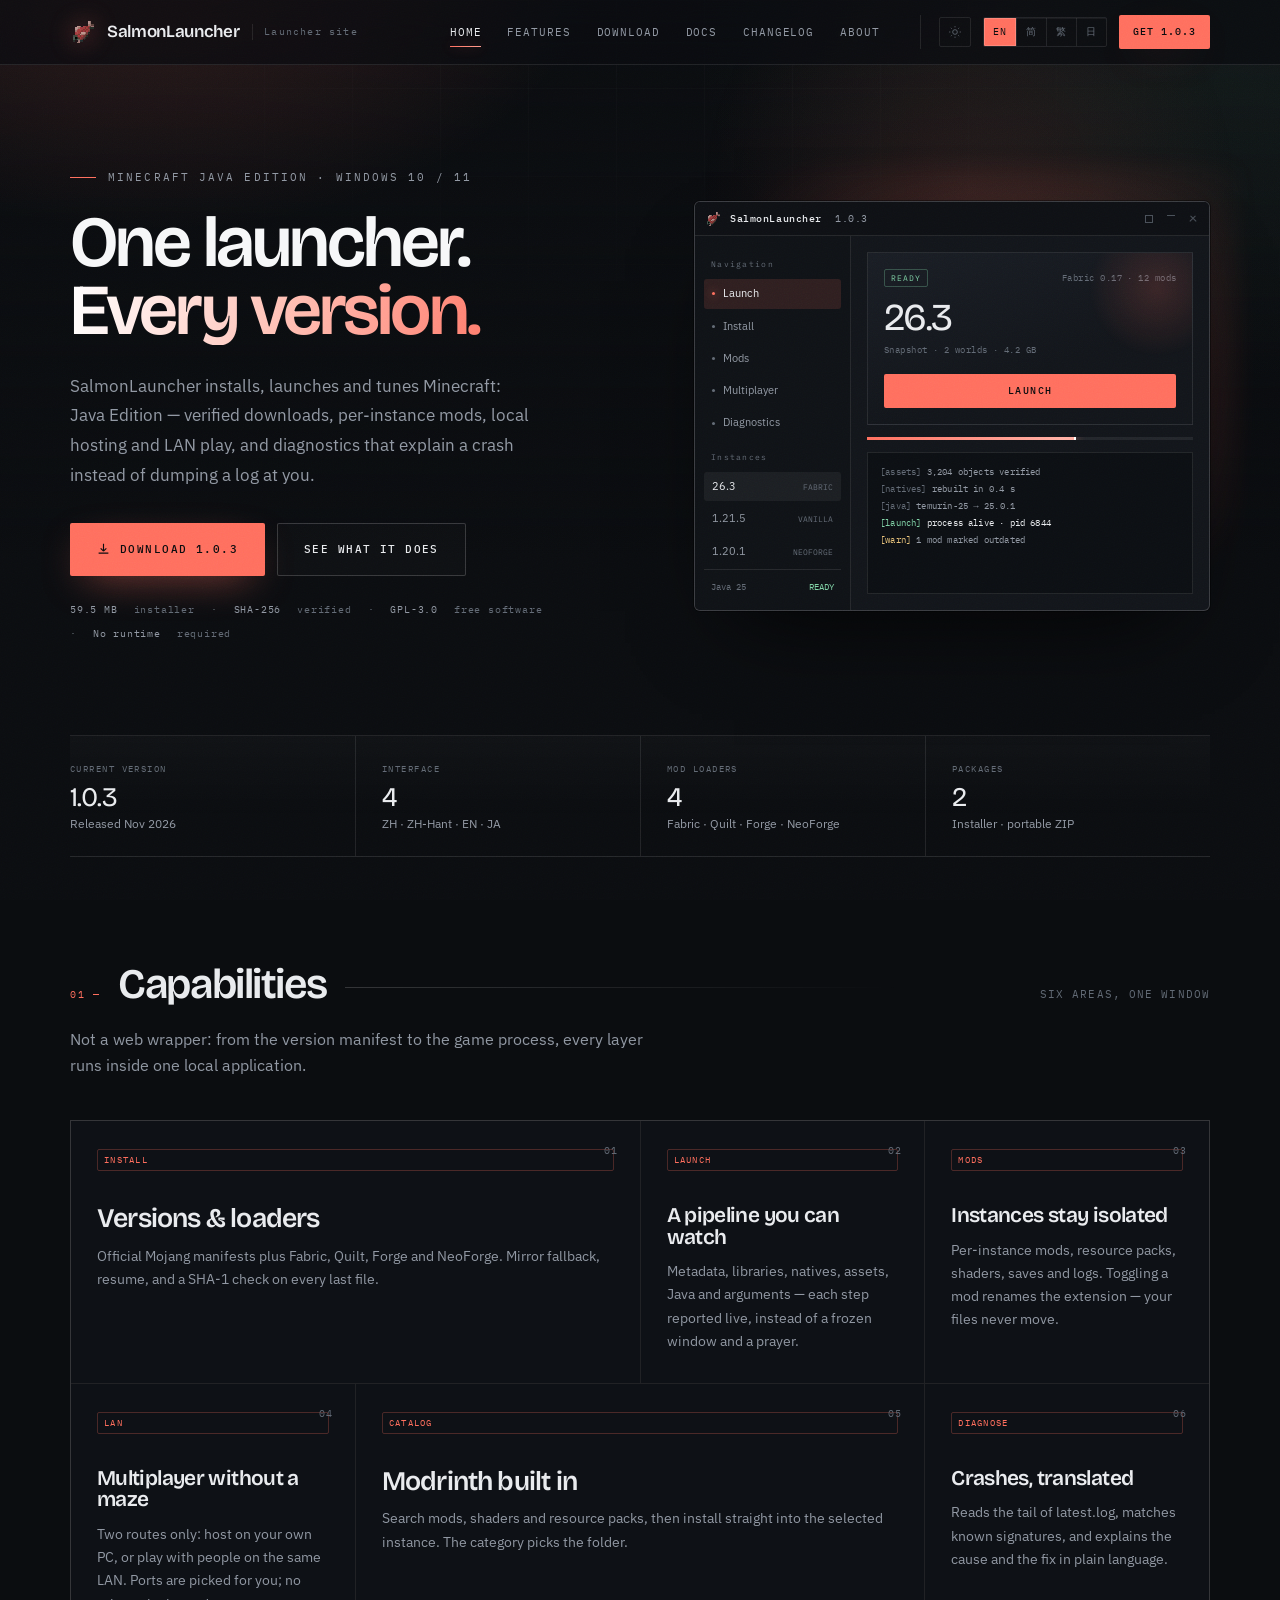
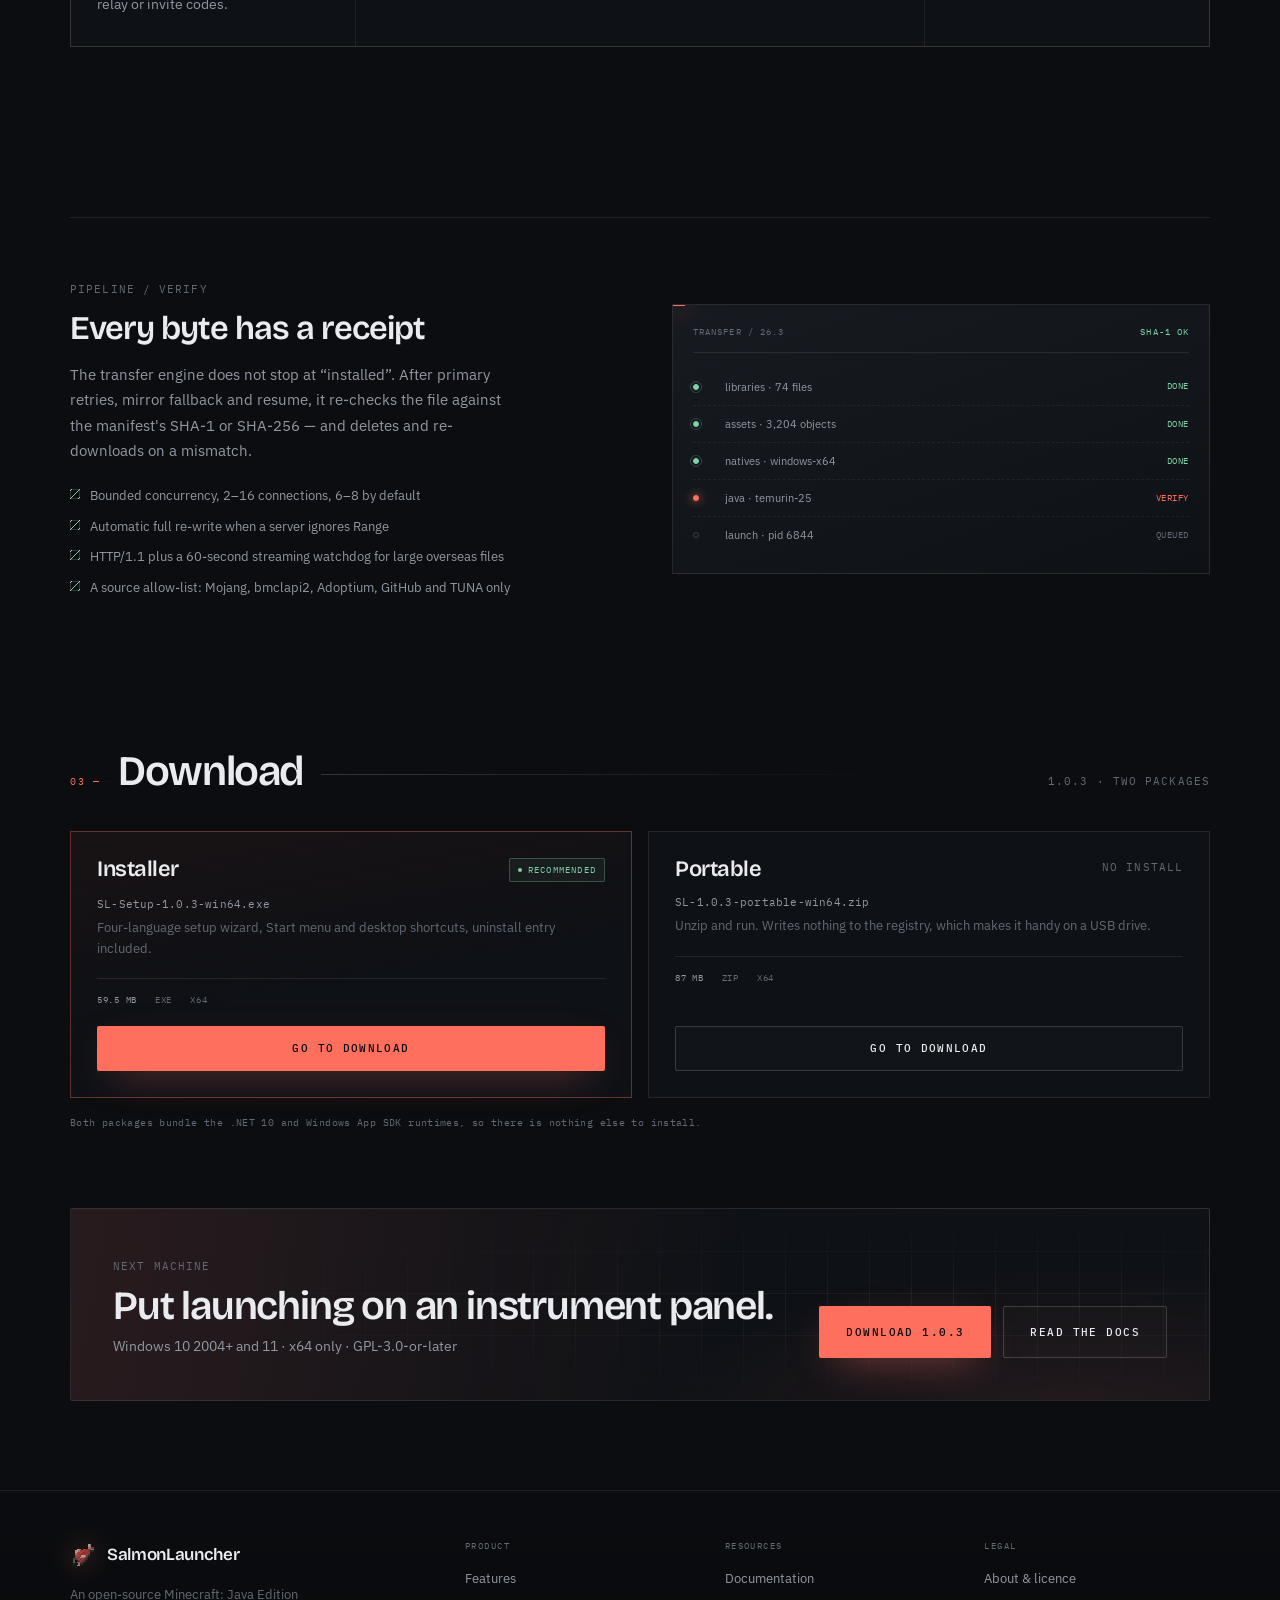
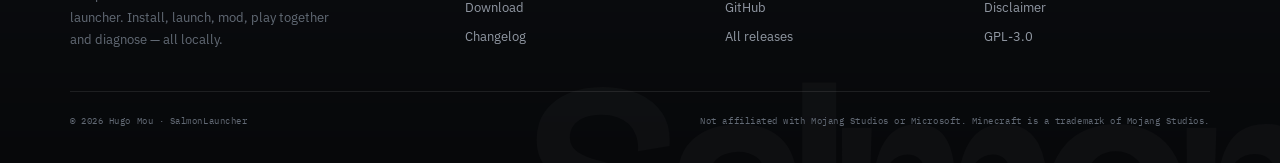
<file: web/index.html>
<!DOCTYPE html>
<html lang="en" data-lang="en">
<head>
<meta charset="utf-8">
<meta name="viewport" content="width=device-width, initial-scale=1">
<title data-zh-title="SalmonLauncher — Windows 上的 Minecraft Java 版启动器">SalmonLauncher — a Minecraft Java launcher for Windows</title>
<meta name="description" data-zh-content="SalmonLauncher 是一款面向 Windows 的 Minecraft Java 版启动器：版本安装、启动流水线、实例与模组、本机开服与局域网联机、Modrinth 内容、崩溃诊断，四语言与明暗主题。" content="SalmonLauncher is a Minecraft: Java Edition launcher for Windows: version installs, a transparent launch pipeline, per-instance mods, local hosting and LAN multiplayer, Modrinth content and crash diagnostics.">
<meta name="theme-color" content="#0B0D10">
<link rel="icon" href="assets/img/favicon.ico">
<script>try{if(localStorage.getItem("sl-theme")==="light")document.documentElement.dataset.theme="light"}catch(e){}</script>
<link rel="stylesheet" href="assets/css/site.css?v=20261107">
<link rel="canonical" href="https://sl.hugomou.com/">
</head>
<body>
<div class="bg-grid" aria-hidden="true"></div>
<div class="bg-glow" aria-hidden="true"></div>

<header class="nav">
  <div class="wrap nav-in">
    <a class="brand" href="index.html">
      <img src="assets/img/logo.png" alt="SalmonLauncher logo">
      <span class="brand-name">SalmonLauncher</span>
      <span class="brand-slash" data-zh="启动器官网">Launcher site</span>
    </a>
    <nav class="nav-links" aria-label="Primary">
      <a href="index.html" aria-current="page" data-zh="首页">Home</a>
      <a href="features.html" data-zh="功能">Features</a>
      <a href="download.html" data-zh="下载">Download</a>
      <a href="docs.html" data-zh="文档">Docs</a>
      <a href="changelog.html" data-zh="更新日志">Changelog</a>
      <a href="about.html" data-zh="关于">About</a>
    </nav>
    <div class="nav-tools">
      <button class="theme-toggle" type="button" data-theme-toggle aria-pressed="false">
        <span class="sr-only" data-zh="切换主题">Toggle theme</span>
        <svg class="ico-sun" viewBox="0 0 24 24" fill="none" aria-hidden="true"><circle cx="12" cy="12" r="4" stroke="currentColor" stroke-width="1.4"/><path d="M12 2v2M12 20v2M2 12h2M20 12h2M4.9 4.9l1.4 1.4M17.7 17.7l1.4 1.4M19.1 4.9l-1.4 1.4M6.3 17.7l-1.4 1.4" stroke="currentColor" stroke-width="1.4"/></svg>
        <svg class="ico-moon" viewBox="0 0 24 24" fill="none" aria-hidden="true"><path d="M20.5 14.2A8.5 8.5 0 0 1 9.8 3.5a8.5 8.5 0 1 0 10.7 10.7Z" stroke="currentColor" stroke-width="1.4"/></svg>
      </button>
      <div class="lang" role="group" aria-label="Language">
        <button data-set-lang="en" aria-pressed="true">EN</button>
        <button data-set-lang="zh" aria-pressed="false">简</button>
        <button data-set-lang="zh-hant" aria-pressed="false">繁</button>
        <button data-set-lang="ja" aria-pressed="false">日</button>
      </div>
      <a class="btn btn-primary btn-sm" href="download.html" data-zh="下载 1.0.3">Get 1.0.3</a>
      <button class="burger" aria-label="Open menu" aria-expanded="false"><span></span></button>
    </div>
  </div>
  <div class="mobile-menu">
    <a href="index.html" data-zh="首页">Home</a>
    <a href="features.html" data-zh="功能">Features</a>
    <a href="download.html" data-zh="下载">Download</a>
    <a href="docs.html" data-zh="文档">Docs</a>
    <a href="changelog.html" data-zh="更新日志">Changelog</a>
    <a href="about.html" data-zh="关于">About</a>
  </div>
</header>

<main>
  <section class="wrap hero">
    <div class="hero-copy">
      <div class="eyebrow" data-zh="Minecraft Java 版 · Windows 10 / 11">Minecraft Java Edition · Windows 10 / 11</div>
      <h1 data-zh-html="一个启动器。<br><span class='line2'>所有版本。</span>">One launcher.<br><span class="line2">Every version.</span></h1>
      <p class="lede" data-zh="SalmonLauncher 负责安装、启动与调校 Minecraft Java 版：校验每一个下载、按实例管理模组、支持本机开服与局域网联机，并用能读懂的中文解释崩溃，而不只是甩给你一份日志。">SalmonLauncher installs, launches and tunes Minecraft: Java Edition — verified downloads, per-instance mods, local hosting and LAN play, and diagnostics that explain a crash instead of dumping a log at you.</p>
      <div class="btn-row">
        <a class="btn btn-primary btn-lg" href="download.html">
          <svg viewBox="0 0 16 16" fill="none" aria-hidden="true"><path d="M8 1v9m0 0 3.5-3.5M8 10 4.5 6.5M2 12.5h12" stroke="currentColor" stroke-width="1.4"/></svg>
          <span data-zh="下载 1.0.3">Download 1.0.3</span>
        </a>
        <a class="btn btn-ghost btn-lg" href="features.html" data-zh="查看功能">See what it does</a>
      </div>
      <ul class="hero-meta">
        <li><b>59.5 MB</b> <span data-zh="安装包">installer</span></li>
        <li><b>SHA-256</b> <span data-zh="逐文件校验">verified</span></li>
        <li><b>GPL-3.0</b> <span data-zh="自由软件">free software</span></li>
        <li><b>No runtime</b> <span data-zh="免装运行时">required</span></li>
      </ul>
    </div>

    <div class="mock-stage">
      <div class="mock" aria-hidden="true">
        <div class="mock-bar">
          <img class="mock-logo" src="assets/img/logo.png" alt="">
          <span class="mock-bar-title"><b>SalmonLauncher</b> &nbsp;1.0.3</span>
          <span class="mock-win"><i></i><i></i><i></i></span>
        </div>
        <div class="mock-body">
          <aside class="mock-side">
            <div class="mock-side-label">Navigation</div>
            <div class="mock-nav active"><i></i>Launch</div>
            <div class="mock-nav"><i></i>Install</div>
            <div class="mock-nav"><i></i>Mods</div>
            <div class="mock-nav"><i></i>Multiplayer</div>
            <div class="mock-nav"><i></i>Diagnostics</div>
            <div class="mock-side-label">Instances</div>
            <div class="mock-inst on">26.3 <span>FABRIC</span></div>
            <div class="mock-inst">1.21.5 <span>VANILLA</span></div>
            <div class="mock-inst">1.20.1 <span>NEOFORGE</span></div>
            <div class="mock-java">Java 25 <b>READY</b></div>
          </aside>
          <div class="mock-main">
            <div class="mock-hero">
              <div class="mock-hero-top">
                <span class="mock-chip">READY</span>
                <span class="mock-hero-sub">Fabric 0.17 · 12 mods</span>
              </div>
              <div class="mock-hero-name">26.3</div>
              <div class="mock-hero-sub">Snapshot · 2 worlds · 4.2 GB</div>
              <div class="mock-play">LAUNCH</div>
            </div>
            <div class="mock-progress"><span></span></div>
            <div class="mock-log">
              <div><b>[assets]</b> 3,204 objects verified</div>
              <div><b>[natives]</b> rebuilt in 0.4 s</div>
              <div><b>[java]</b> temurin-25 → 25.0.1</div>
              <div class="ok"><b>[launch]</b> process alive · pid 6844</div>
              <div class="warn"><b>[warn]</b> 1 mod marked outdated</div>
            </div>
          </div>
        </div>
      </div>
    </div>
  </section>

  <section class="wrap">
    <dl class="facts reveal">
      <div class="fact">
        <dt data-zh="当前版本">Current version</dt>
        <dd>1.0.3 <small data-zh="2026 年 11 月发布">Released Nov 2026</small></dd>
      </div>
      <div class="fact">
        <dt data-zh="界面语言">Interface</dt>
        <dd>4 <small data-zh="简中 · 繁中 · English · 日本語">ZH · ZH-Hant · EN · JA</small></dd>
      </div>
      <div class="fact">
        <dt data-zh="模组加载器">Mod loaders</dt>
        <dd>4 <small data-zh="Fabric · Quilt · Forge · NeoForge">Fabric · Quilt · Forge · NeoForge</small></dd>
      </div>
      <div class="fact">
        <dt data-zh="安装方式">Packages</dt>
        <dd>2 <small data-zh="标准安装包 · 便携版">Installer · portable ZIP</small></dd>
      </div>
    </dl>
  </section>

  <section class="wrap sec">
    <div class="sec-head reveal">
      <span class="sec-num">01 —</span>
      <h2 data-zh="能力">Capabilities</h2>
      <span class="sec-line"></span>
      <span class="mono" data-zh="六个区域，一个窗口">Six areas, one window</span>
    </div>
    <p class="sec-intro reveal" data-zh="不是把网页版套壳：从版本清单到游戏进程，每一层都在同一个本地应用里完成。">Not a web wrapper: from the version manifest to the game process, every layer runs inside one local application.</p>
    <div class="cards">
      <article class="card reveal" style="--i:0">
        <span class="card-num">01</span>
        <span class="card-tag">INSTALL</span>
        <h3 data-zh="版本与加载器">Versions &amp; loaders</h3>
        <p data-zh="读取 Mojang 官方清单，安装 Fabric、Quilt、Forge 或 NeoForge。主源失败自动切换镜像，断点续传，每个文件都做 SHA-1 终验。">Official Mojang manifests plus Fabric, Quilt, Forge and NeoForge. Mirror fallback, resume, and a SHA-1 check on every last file.</p>
      </article>
      <article class="card reveal" style="--i:1">
        <span class="card-num">02</span>
        <span class="card-tag">LAUNCH</span>
        <h3 data-zh="看得见的启动">A pipeline you can watch</h3>
        <p data-zh="元数据、库、natives、资源、Java、参数——每一步都实时报到任务中心，而不是让窗口卡住不动。">Metadata, libraries, natives, assets, Java and arguments — each step reported live, instead of a frozen window and a prayer.</p>
      </article>
      <article class="card reveal" style="--i:2">
        <span class="card-num">03</span>
        <span class="card-tag">MODS</span>
        <h3 data-zh="实例彼此隔离">Instances stay isolated</h3>
        <p data-zh="每个实例拥有独立的模组、资源包、光影、存档和日志。启停模组只改扩展名，不移动你的文件。">Per-instance mods, resource packs, shaders, saves and logs. Toggling a mod renames the extension — your files never move.</p>
      </article>
      <article class="card reveal" style="--i:3">
        <span class="card-num">04</span>
        <span class="card-tag">LAN</span>
        <h3 data-zh="联机不用绕迷宫">Multiplayer without a maze</h3>
        <p data-zh="只支持两种方式：在自己的电脑上开服，或与同一局域网内的玩家直接联机。端口自动挑选，不需要中继或邀请码。">Two routes only: host on your own PC, or play with people on the same LAN. Ports are picked for you; no relay or invite codes.</p>
      </article>
      <article class="card reveal" style="--i:4">
        <span class="card-num">05</span>
        <span class="card-tag">CATALOG</span>
        <h3 data-zh="内置 Modrinth">Modrinth built in</h3>
        <p data-zh="搜索模组、光影与资源包，直接装进选中的实例。分类决定目录，不再手动搬 jar。">Search mods, shaders and resource packs, then install straight into the selected instance. The category picks the folder.</p>
      </article>
      <article class="card reveal" style="--i:5">
        <span class="card-num">06</span>
        <span class="card-tag">DIAGNOSE</span>
        <h3 data-zh="把崩溃翻译成人话">Crashes, translated</h3>
        <p data-zh="读取 latest.log 末尾，匹配已知崩溃签名，用中文给出原因与下一步操作，而不是让你自己 grep。">Reads the tail of latest.log, matches known signatures, and explains the cause and the fix in plain language.</p>
      </article>
    </div>
  </section>

  <section class="wrap sec">
    <div class="sec-head reveal">
      <span class="sec-num">02 —</span>
      <h2 data-zh="完整性">Integrity</h2>
      <span class="sec-line"></span>
      <span class="mono" data-zh="下载可以被审计">Downloads you can audit</span>
    </div>
    <div class="feature reveal">
      <div class="feature-copy">
        <span class="mono">PIPELINE / VERIFY</span>
        <h3 data-zh="每个字节都有去处">Every byte has a receipt</h3>
        <p data-zh="下载器不会“装完就算”。主源重试、镜像回退、断点续传之后，还会按清单里的 SHA-1 或 SHA-256 再核对一次；不匹配就删掉重下。">The transfer engine does not stop at “installed”. After primary retries, mirror fallback and resume, it re-checks the file against the manifest's SHA-1 or SHA-256 — and deletes and re-downloads on a mismatch.</p>
        <ul class="checks">
          <li data-zh="有界并发，2–16 个连接可调，默认 6–8">Bounded concurrency, 2–16 connections, 6–8 by default</li>
          <li data-zh="服务器无视 Range 时自动整文件重写">Automatic full re-write when a server ignores Range</li>
          <li data-zh="海外大文件强制 HTTP/1.1 + 60 秒流式看门狗">HTTP/1.1 plus a 60-second streaming watchdog for large overseas files</li>
          <li data-zh="白名单下载源，拒绝来路不明的地址">A source allow-list: Mojang, bmclapi2, Adoptium, GitHub and TUNA only</li>
        </ul>
      </div>
      <div class="feature-visual">
        <div class="viz">
          <div class="viz-head"><span>transfer / 26.3</span><b>SHA-1 OK</b></div>
          <div class="pipe">
            <div class="pipe-row done"><span class="pipe-dot"></span><span>libraries · 74 files</span><span>DONE</span></div>
            <div class="pipe-row done"><span class="pipe-dot"></span><span>assets · 3,204 objects</span><span>DONE</span></div>
            <div class="pipe-row done"><span class="pipe-dot"></span><span>natives · windows-x64</span><span>DONE</span></div>
            <div class="pipe-row now"><span class="pipe-dot"></span><span>java · temurin-25</span><span>VERIFY</span></div>
            <div class="pipe-row"><span class="pipe-dot"></span><span>launch · pid 6844</span><span>QUEUED</span></div>
          </div>
        </div>
      </div>
    </div>
  </section>

  <section class="wrap sec">
    <div class="sec-head reveal">
      <span class="sec-num">03 —</span>
      <h2 data-zh="下载">Download</h2>
      <span class="sec-line"></span>
      <span class="mono" data-zh="1.0.3 · 两种形式">1.0.3 · two packages</span>
    </div>
    <div class="dl-grid reveal">
      <div class="dl-card rec">
        <div class="dl-top">
          <h3 data-zh="标准安装包">Installer</h3>
          <span class="badge" data-zh="推荐">Recommended</span>
        </div>
        <p class="dl-file">SL-Setup-1.0.3-win64.exe</p>
        <p class="dl-note" data-zh="四语言安装向导，创建开始菜单与桌面快捷方式，可从控制面板卸载。">Four-language setup wizard, Start menu and desktop shortcuts, uninstall entry included.</p>
        <div class="dl-meta"><span><b>59.5 MB</b></span><span>EXE</span><span>X64</span></div>
        <a class="btn btn-primary" href="download.html" data-zh="前往下载页">Go to download</a>
      </div>
      <div class="dl-card">
        <div class="dl-top">
          <h3 data-zh="便携版">Portable</h3>
          <span class="mono" data-zh="免安装">No install</span>
        </div>
        <p class="dl-file">SL-1.0.3-portable-win64.zip</p>
        <p class="dl-note" data-zh="解压即用，不写注册表，适合放 U 盘或测试机。">Unzip and run. Writes nothing to the registry, which makes it handy on a USB drive.</p>
        <div class="dl-meta"><span><b>87 MB</b></span><span>ZIP</span><span>X64</span></div>
        <a class="btn btn-ghost" href="download.html" data-zh="前往下载页">Go to download</a>
      </div>
    </div>
    <p class="dl-foot reveal" data-zh="两个包都内置 .NET 10 与 Windows App SDK 运行时，无需另装依赖。">Both packages bundle the .NET 10 and Windows App SDK runtimes, so there is nothing else to install.</p>
  </section>

  <div class="wrap">
    <section class="cta-band reveal">
      <div>
        <span class="mono" data-zh="下一台机器">Next machine</span>
        <h2 data-zh="把启动这件事，交给一个仪表盘。">Put launching on an instrument panel.</h2>
        <p data-zh="Windows 10 2004 及以上、11 · 仅 x64 · GPL-3.0-or-later">Windows 10 2004+ and 11 · x64 only · GPL-3.0-or-later</p>
      </div>
      <div class="btn-row">
        <a class="btn btn-primary btn-lg" href="download.html" data-zh="下载 1.0.3">Download 1.0.3</a>
        <a class="btn btn-ghost btn-lg" href="docs.html" data-zh="阅读文档">Read the docs</a>
      </div>
    </section>
  </div>
</main>

<footer class="footer">
  <div class="wrap">
    <div class="foot-grid">
      <div class="foot-brand">
        <a class="brand" href="index.html">
          <img src="assets/img/logo.png" alt="">
          <span class="brand-name">SalmonLauncher</span>
        </a>
        <p data-zh="一个开源的 Minecraft Java 版启动器：安装、启动、模组、联机、诊断，全部本地完成。">An open-source Minecraft: Java Edition launcher. Install, launch, mod, play together and diagnose — all locally.</p>
      </div>
      <div class="foot-col">
        <h4 data-zh="产品">Product</h4>
        <a href="features.html" data-zh="功能">Features</a>
        <a href="download.html" data-zh="下载">Download</a>
        <a href="changelog.html" data-zh="更新日志">Changelog</a>
      </div>
      <div class="foot-col">
        <h4 data-zh="资源">Resources</h4>
        <a href="docs.html" data-zh="文档">Documentation</a>
        <a href="https://github.com/HugoMou/salmonlauncher" target="_blank" rel="noopener">GitHub</a>
        <a href="download.html#history" data-zh="所有版本">All releases</a>
      </div>
      <div class="foot-col">
        <h4 data-zh="法律">Legal</h4>
        <a href="about.html" data-zh="关于与许可">About &amp; licence</a>
        <a href="about.html#disclaimer" data-zh="免责声明">Disclaimer</a>
        <a href="https://www.gnu.org/licenses/gpl-3.0.html" target="_blank" rel="noopener">GPL-3.0</a>
      </div>
    </div>
    <div class="foot-base">
      <span>© <span data-year>2026</span> Hugo Mou · SalmonLauncher</span>
      <span data-zh="非 Mojang Studios 或 Microsoft 官方产品。Minecraft 为 Mojang Studios 商标。">Not affiliated with Mojang Studios or Microsoft. Minecraft is a trademark of Mojang Studios.</span>
    </div>
  </div>
</footer>

<script src="assets/js/i18n.js?v=20261107"></script>
<script src="assets/js/site.js?v=20261107"></script>
</body>
</html>
</file>
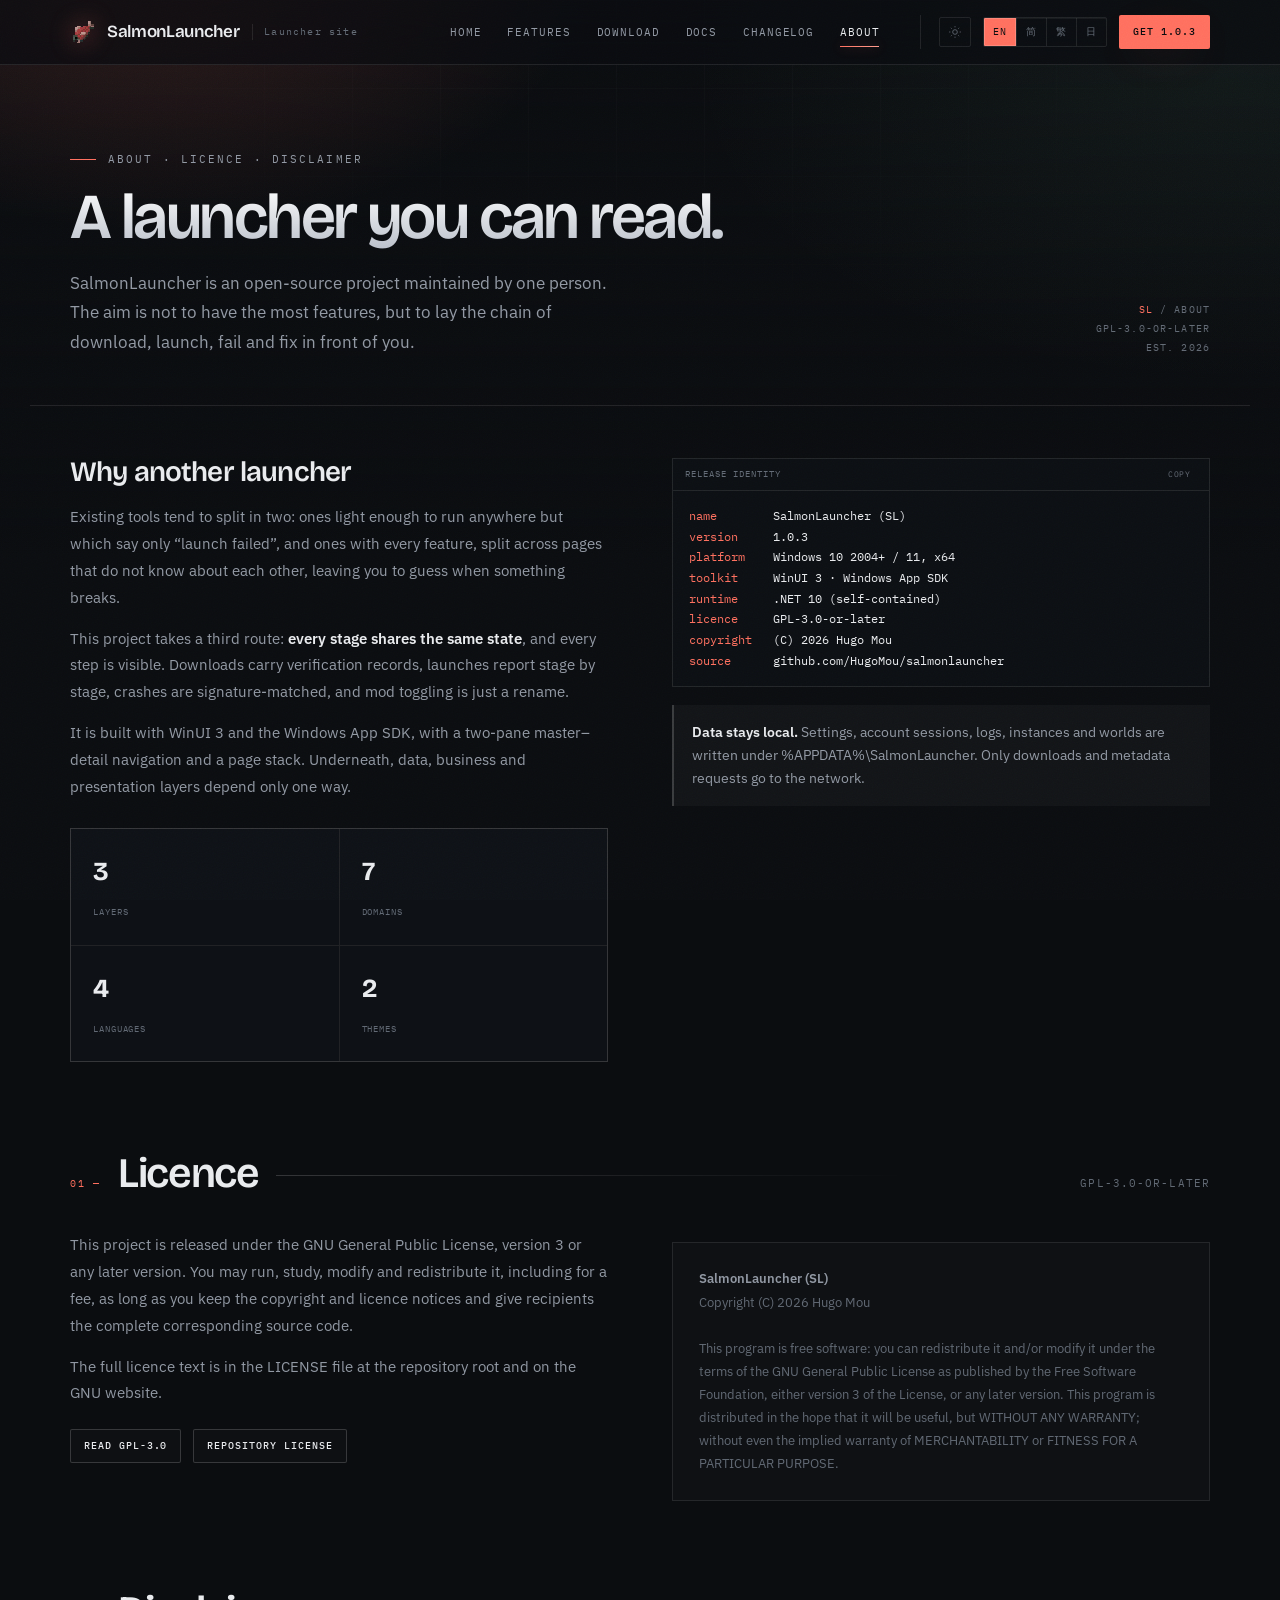
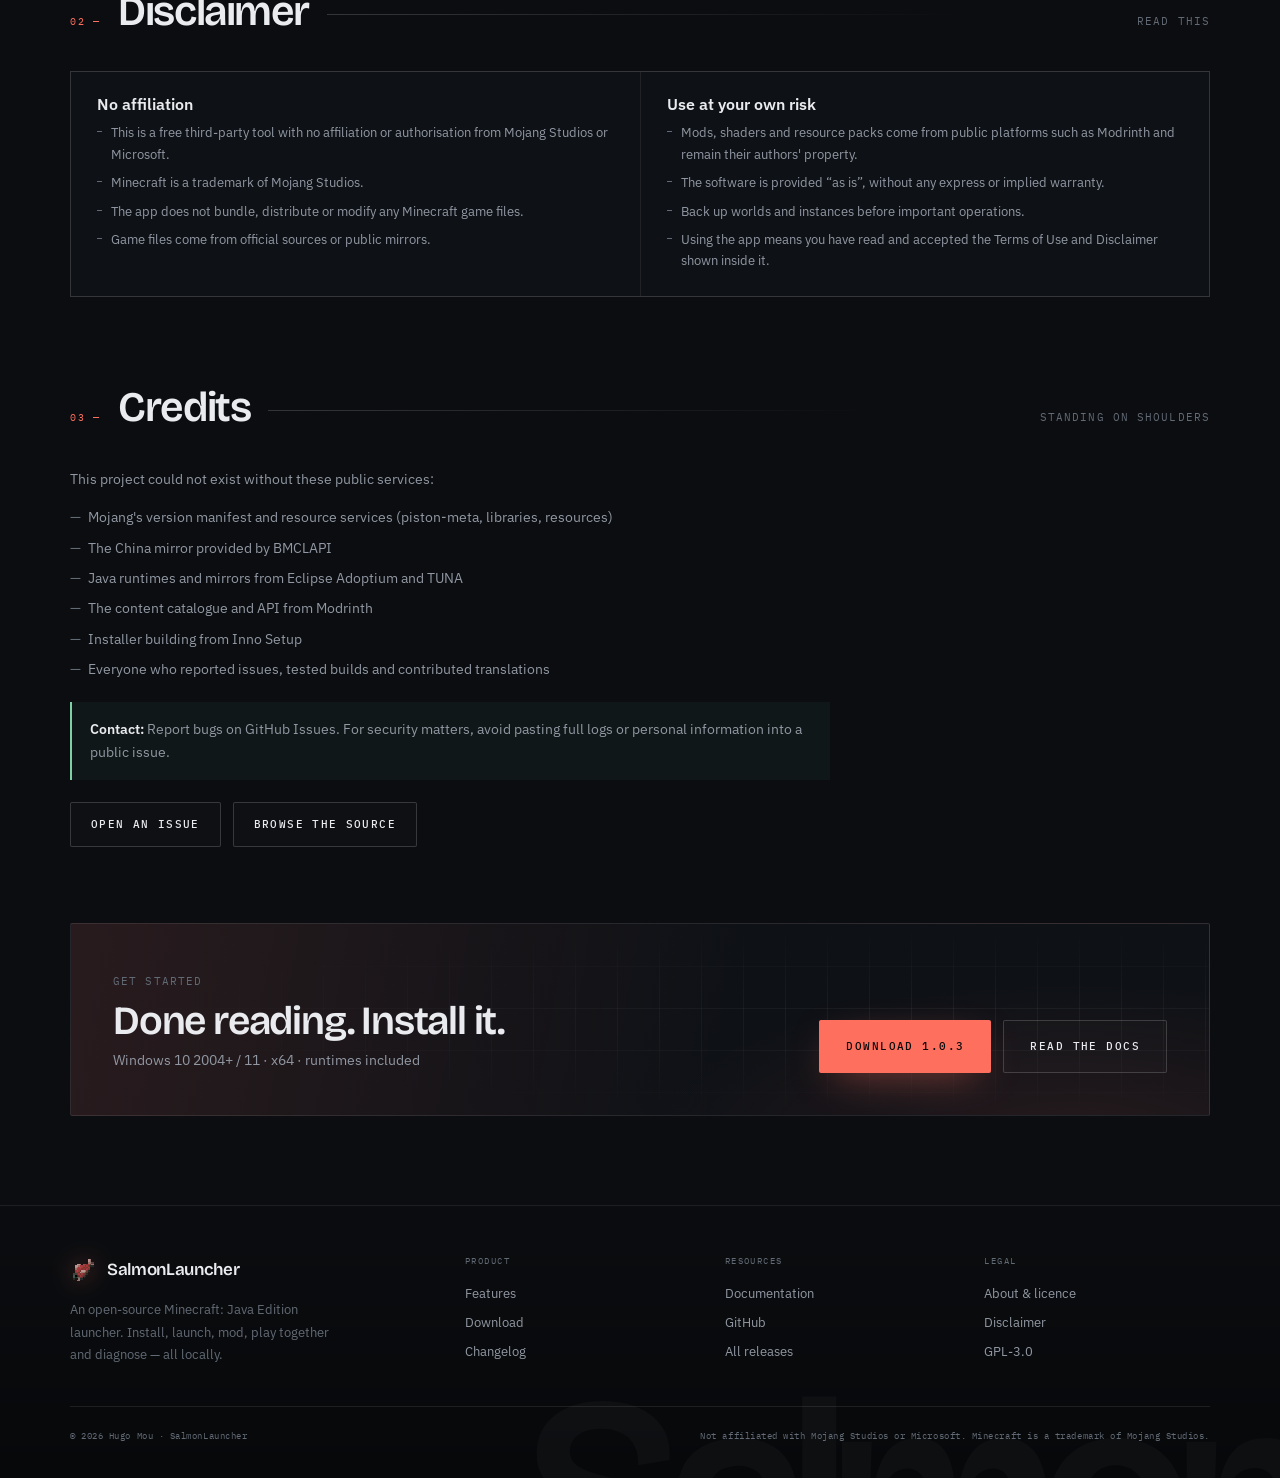
<file: web/about.html>
<!DOCTYPE html>
<html lang="en" data-lang="en">
<head>
<meta charset="utf-8">
<meta name="viewport" content="width=device-width, initial-scale=1">
<title data-zh-title="关于与许可 — SalmonLauncher">About &amp; licence — SalmonLauncher</title>
<meta name="description" data-zh-content="关于 SalmonLauncher：项目原则、技术构成、GPL-3.0 许可、免责声明与致谢。" content="About SalmonLauncher: project principles, technical shape, the GPL-3.0 licence, disclaimer and credits.">
<meta name="theme-color" content="#0B0D10">
<link rel="icon" href="assets/img/favicon.ico">
<script>try{if(localStorage.getItem("sl-theme")==="light")document.documentElement.dataset.theme="light"}catch(e){}</script>
<link rel="stylesheet" href="assets/css/site.css?v=20261107">
<link rel="canonical" href="https://sl.hugomou.com/about.html">
</head>
<body>
<div class="bg-grid" aria-hidden="true"></div>
<div class="bg-glow" aria-hidden="true"></div>

<header class="nav">
  <div class="wrap nav-in">
    <a class="brand" href="index.html">
      <img src="assets/img/logo.png" alt="SalmonLauncher logo">
      <span class="brand-name">SalmonLauncher</span>
      <span class="brand-slash" data-zh="启动器官网">Launcher site</span>
    </a>
    <nav class="nav-links" aria-label="Primary">
      <a href="index.html" data-zh="首页">Home</a>
      <a href="features.html" data-zh="功能">Features</a>
      <a href="download.html" data-zh="下载">Download</a>
      <a href="docs.html" data-zh="文档">Docs</a>
      <a href="changelog.html" data-zh="更新日志">Changelog</a>
      <a href="about.html" aria-current="page" data-zh="关于">About</a>
    </nav>
    <div class="nav-tools">
      <button class="theme-toggle" type="button" data-theme-toggle aria-pressed="false">
        <span class="sr-only" data-zh="切换主题">Toggle theme</span>
        <svg class="ico-sun" viewBox="0 0 24 24" fill="none" aria-hidden="true"><circle cx="12" cy="12" r="4" stroke="currentColor" stroke-width="1.4"/><path d="M12 2v2M12 20v2M2 12h2M20 12h2M4.9 4.9l1.4 1.4M17.7 17.7l1.4 1.4M19.1 4.9l-1.4 1.4M6.3 17.7l-1.4 1.4" stroke="currentColor" stroke-width="1.4"/></svg>
        <svg class="ico-moon" viewBox="0 0 24 24" fill="none" aria-hidden="true"><path d="M20.5 14.2A8.5 8.5 0 0 1 9.8 3.5a8.5 8.5 0 1 0 10.7 10.7Z" stroke="currentColor" stroke-width="1.4"/></svg>
      </button>
      <div class="lang" role="group" aria-label="Language">
        <button data-set-lang="en" aria-pressed="true">EN</button>
        <button data-set-lang="zh" aria-pressed="false">简</button>
        <button data-set-lang="zh-hant" aria-pressed="false">繁</button>
        <button data-set-lang="ja" aria-pressed="false">日</button>
      </div>
      <a class="btn btn-primary btn-sm" href="download.html" data-zh="下载 1.0.3">Get 1.0.3</a>
      <button class="burger" aria-label="Open menu" aria-expanded="false"><span></span></button>
    </div>
  </div>
  <div class="mobile-menu">
    <a href="index.html" data-zh="首页">Home</a>
    <a href="features.html" data-zh="功能">Features</a>
    <a href="download.html" data-zh="下载">Download</a>
    <a href="docs.html" data-zh="文档">Docs</a>
    <a href="changelog.html" data-zh="更新日志">Changelog</a>
    <a href="about.html" data-zh="关于">About</a>
  </div>
</header>

<main>
  <section class="wrap phead">
    <div>
      <div class="eyebrow" data-zh="关于 · 许可 · 免责">About · licence · disclaimer</div>
      <h1 data-zh="一个被人读得懂的启动器。">A launcher you can read.</h1>
      <p class="lede" data-zh="SalmonLauncher 是单人维护的开源项目。目标不是做最多功能的启动器，而是把“下载、启动、出错、修复”这条链路摊开给你看。">SalmonLauncher is an open-source project maintained by one person. The aim is not to have the most features, but to lay the chain of download, launch, fail and fix in front of you.</p>
    </div>
    <div class="phead-aside">
      <div><b>SL</b> / ABOUT</div>
      <div>GPL-3.0-OR-LATER</div>
      <div>EST. 2026</div>
    </div>
  </section>

  <div class="wrap">
    <div class="two-col reveal" style="padding-top:52px">
      <div class="prose">
        <h2 style="font-size:28px;margin-bottom:18px" data-zh="为什么还有一个启动器">Why another launcher</h2>
        <p data-zh="现有工具往往分成两类：一类足够轻，但出错时只说“启动失败”；另一类功能齐全，却把下载、模组、联机拆成互不相认的几个页面，出了问题只能靠猜。">Existing tools tend to split in two: ones light enough to run anywhere but which say only “launch failed”, and ones with every feature, split across pages that do not know about each other, leaving you to guess when something breaks.</p>
        <p data-zh-html="这个项目选择第三条：<strong>所有环节共享同一份状态</strong>，并且每一步都能被看见。下载有校验记录，启动有阶段状态，崩溃有签名匹配，模组启停只是改名。">This project takes a third route: <strong>every stage shares the same state</strong>, and every step is visible. Downloads carry verification records, launches report stage by stage, crashes are signature-matched, and mod toggling is just a rename.</p>
        <p data-zh="它使用 WinUI 3 与 Windows App SDK 构建，界面是双栏主从导航加页面栈；底层分为数据层、业务层、表示层，依赖只允许单向流动。">It is built with WinUI 3 and the Windows App SDK, with a two-pane master–detail navigation and a page stack. Underneath, data, business and presentation layers depend only one way.</p>
        <div class="stat-grid" style="margin-top:28px">
          <div class="stat"><b>3</b><span data-zh="分层">layers</span></div>
          <div class="stat"><b>7</b><span data-zh="功能域">domains</span></div>
          <div class="stat"><b>4</b><span data-zh="界面语言">languages</span></div>
          <div class="stat"><b>2</b><span data-zh="明暗主题">themes</span></div>
        </div>
      </div>
      <div>
        <div class="code" style="margin-top:0">
          <div class="code-head">
            <span data-zh="版本档案">Release identity</span>
            <button class="copy-inline" data-copy="code-id">COPY</button>
          </div>
          <pre id="code-id"><span class="k">name</span>        SalmonLauncher (SL)
<span class="k">version</span>     1.0.3
<span class="k">platform</span>    Windows 10 2004+ / 11, x64
<span class="k">toolkit</span>     WinUI 3 · Windows App SDK
<span class="k">runtime</span>     .NET 10 (self-contained)
<span class="k">licence</span>     GPL-3.0-or-later
<span class="k">copyright</span>   (C) 2026 Hugo Mou
<span class="k">source</span>      github.com/HugoMou/salmonlauncher</pre>
        </div>
        <div class="note plain" style="margin-top:18px">
          <b data-zh="数据不出本机。">Data stays local.</b>
          <span data-zh="设置、账户会话、日志、实例与存档都写在 %APPDATA%\SalmonLauncher，只有下载与元数据请求会访问网络。">Settings, account sessions, logs, instances and worlds are written under %APPDATA%\SalmonLauncher. Only downloads and metadata requests go to the network.</span>
        </div>
      </div>
    </div>

    <section class="sec">
      <div class="sec-head reveal">
        <span class="sec-num">01 —</span>
        <h2 data-zh="许可">Licence</h2>
        <span class="sec-line"></span>
        <span class="mono">GPL-3.0-OR-LATER</span>
      </div>
      <div class="two-col reveal">
        <div class="prose">
          <p data-zh="本项目以 GNU 通用公共许可证第 3 版或任何更新版本发布。你可以运行、研究、修改与再分发，包括收取费用，但必须保留版权与许可声明，并向接收者提供完整的对应源代码。">This project is released under the GNU General Public License, version 3 or any later version. You may run, study, modify and redistribute it, including for a fee, as long as you keep the copyright and licence notices and give recipients the complete corresponding source code.</p>
          <p data-zh="完整许可证文本位于仓库根目录的 LICENSE 文件，也可在 GNU 官网阅读。">The full licence text is in the LICENSE file at the repository root and on the GNU website.</p>
          <div class="btn-row" style="margin-top:22px">
            <a class="btn btn-ghost btn-sm" href="https://www.gnu.org/licenses/gpl-3.0.html" target="_blank" rel="noopener" data-zh="阅读 GPL-3.0">Read GPL-3.0</a>
            <a class="btn btn-ghost btn-sm" href="https://github.com/HugoMou/salmonlauncher/blob/main/LICENSE" target="_blank" rel="noopener" data-zh="仓库 LICENSE">Repository LICENSE</a>
          </div>
        </div>
        <div class="legal">
          <b>SalmonLauncher (SL)</b><br>
          Copyright (C) 2026 Hugo Mou<br><br>
          <span data-zh="本程序是自由软件：你可以依据自由软件基金会发布的 GNU 通用公共许可证第 3 版或更新版本的条款重新分发和/或修改它。本程序分发时希望它有用，但不提供任何担保，甚至不提供适销性或特定用途适用性的默示担保。">This program is free software: you can redistribute it and/or modify it under the terms of the GNU General Public License as published by the Free Software Foundation, either version 3 of the License, or any later version. This program is distributed in the hope that it will be useful, but WITHOUT ANY WARRANTY; without even the implied warranty of MERCHANTABILITY or FITNESS FOR A PARTICULAR PURPOSE.</span>
        </div>
      </div>
    </section>

    <section class="sec" id="disclaimer">
      <div class="sec-head reveal">
        <span class="sec-num">02 —</span>
        <h2 data-zh="免责声明">Disclaimer</h2>
        <span class="sec-line"></span>
        <span class="mono" data-zh="请阅读">Read this</span>
      </div>
      <div class="req-grid reveal">
        <div class="req">
          <h3 data-zh="与官方无关">No affiliation</h3>
          <ul>
            <li data-zh="这是免费的第三方工具，与 Mojang Studios 或 Microsoft 没有隶属或授权关系。">This is a free third-party tool with no affiliation or authorisation from Mojang Studios or Microsoft.</li>
            <li data-zh="Minecraft 是 Mojang Studios 的商标。">Minecraft is a trademark of Mojang Studios.</li>
            <li data-zh="应用不捆绑、不分发、不修改任何 Minecraft 游戏文件。">The app does not bundle, distribute or modify any Minecraft game files.</li>
            <li data-zh="游戏文件来自官方源或公共镜像。">Game files come from official sources or public mirrors.</li>
          </ul>
        </div>
        <div class="req">
          <h3 data-zh="使用风险">Use at your own risk</h3>
          <ul>
            <li data-zh="模组、光影与资源包来自 Modrinth 等公开平台，版权归各自作者。">Mods, shaders and resource packs come from public platforms such as Modrinth and remain their authors' property.</li>
            <li data-zh="软件按“现状”提供，不附带任何明示或默示担保。">The software is provided “as is”, without any express or implied warranty.</li>
            <li data-zh="重要操作前请备份存档与实例。">Back up worlds and instances before important operations.</li>
            <li data-zh="使用本应用即表示你已阅读并接受应用内的使用条款与免责声明。">Using the app means you have read and accepted the Terms of Use and Disclaimer shown inside it.</li>
          </ul>
        </div>
      </div>
    </section>

    <section class="sec">
      <div class="sec-head reveal">
        <span class="sec-num">03 —</span>
        <h2 data-zh="致谢">Credits</h2>
        <span class="sec-line"></span>
        <span class="mono" data-zh="站在别人肩上">Standing on shoulders</span>
      </div>
      <div class="doc-body" style="padding:0">
        <p data-zh="没有这些公开服务，这个项目无法存在：">This project could not exist without these public services:</p>
        <ul class="list">
          <li data-zh="Mojang 版本清单与资源服务（piston-meta / libraries / resources）">Mojang's version manifest and resource services (piston-meta, libraries, resources)</li>
          <li data-zh="BMCLAPI 提供的国内镜像">The China mirror provided by BMCLAPI</li>
          <li data-zh="Eclipse Adoptium 与 TUNA 提供的 Java 运行时与镜像">Java runtimes and mirrors from Eclipse Adoptium and TUNA</li>
          <li data-zh="Modrinth 提供的内容目录与 API">The content catalogue and API from Modrinth</li>
          <li data-zh="Inno Setup 提供的安装包构建能力">Installer building from Inno Setup</li>
          <li data-zh="所有报告问题、测试版本与提交翻译的人">Everyone who reported issues, tested builds and contributed translations</li>
        </ul>
        <div class="note green">
          <b data-zh="联系与反馈：">Contact:</b>
          <span data-zh="问题请提交到 GitHub Issues；安全问题请避免在公开 issue 中粘贴完整日志与个人信息。">Report bugs on GitHub Issues. For security matters, avoid pasting full logs or personal information into a public issue.</span>
        </div>
        <div class="btn-row">
          <a class="btn btn-ghost" href="https://github.com/HugoMou/salmonlauncher/issues" target="_blank" rel="noopener" data-zh="提交问题">Open an issue</a>
          <a class="btn btn-ghost" href="https://github.com/HugoMou/salmonlauncher" target="_blank" rel="noopener" data-zh="浏览源码">Browse the source</a>
        </div>
      </div>
    </section>

    <section class="cta-band reveal">
      <div>
        <span class="mono" data-zh="开始使用">Get started</span>
        <h2 data-zh="读完了，就装一个。">Done reading. Install it.</h2>
        <p data-zh="Windows 10 2004+ / 11 · x64 · 免装运行时">Windows 10 2004+ / 11 · x64 · runtimes included</p>
      </div>
      <div class="btn-row">
        <a class="btn btn-primary btn-lg" href="download.html" data-zh="下载 1.0.3">Download 1.0.3</a>
        <a class="btn btn-ghost btn-lg" href="docs.html" data-zh="阅读文档">Read the docs</a>
      </div>
    </section>
  </div>
</main>

<footer class="footer">
  <div class="wrap">
    <div class="foot-grid">
      <div class="foot-brand">
        <a class="brand" href="index.html">
          <img src="assets/img/logo.png" alt="">
          <span class="brand-name">SalmonLauncher</span>
        </a>
        <p data-zh="一个开源的 Minecraft Java 版启动器：安装、启动、模组、联机、诊断，全部本地完成。">An open-source Minecraft: Java Edition launcher. Install, launch, mod, play together and diagnose — all locally.</p>
      </div>
      <div class="foot-col">
        <h4 data-zh="产品">Product</h4>
        <a href="features.html" data-zh="功能">Features</a>
        <a href="download.html" data-zh="下载">Download</a>
        <a href="changelog.html" data-zh="更新日志">Changelog</a>
      </div>
      <div class="foot-col">
        <h4 data-zh="资源">Resources</h4>
        <a href="docs.html" data-zh="文档">Documentation</a>
        <a href="https://github.com/HugoMou/salmonlauncher" target="_blank" rel="noopener">GitHub</a>
        <a href="download.html#history" data-zh="所有版本">All releases</a>
      </div>
      <div class="foot-col">
        <h4 data-zh="法律">Legal</h4>
        <a href="about.html" data-zh="关于与许可">About &amp; licence</a>
        <a href="about.html#disclaimer" data-zh="免责声明">Disclaimer</a>
        <a href="https://www.gnu.org/licenses/gpl-3.0.html" target="_blank" rel="noopener">GPL-3.0</a>
      </div>
    </div>
    <div class="foot-base">
      <span>© <span data-year>2026</span> Hugo Mou · SalmonLauncher</span>
      <span data-zh="非 Mojang Studios 或 Microsoft 官方产品。Minecraft 为 Mojang Studios 商标。">Not affiliated with Mojang Studios or Microsoft. Minecraft is a trademark of Mojang Studios.</span>
    </div>
  </div>
</footer>

<script src="assets/js/i18n.js?v=20261107"></script>
<script src="assets/js/site.js?v=20261107"></script>
</body>
</html>
</file>
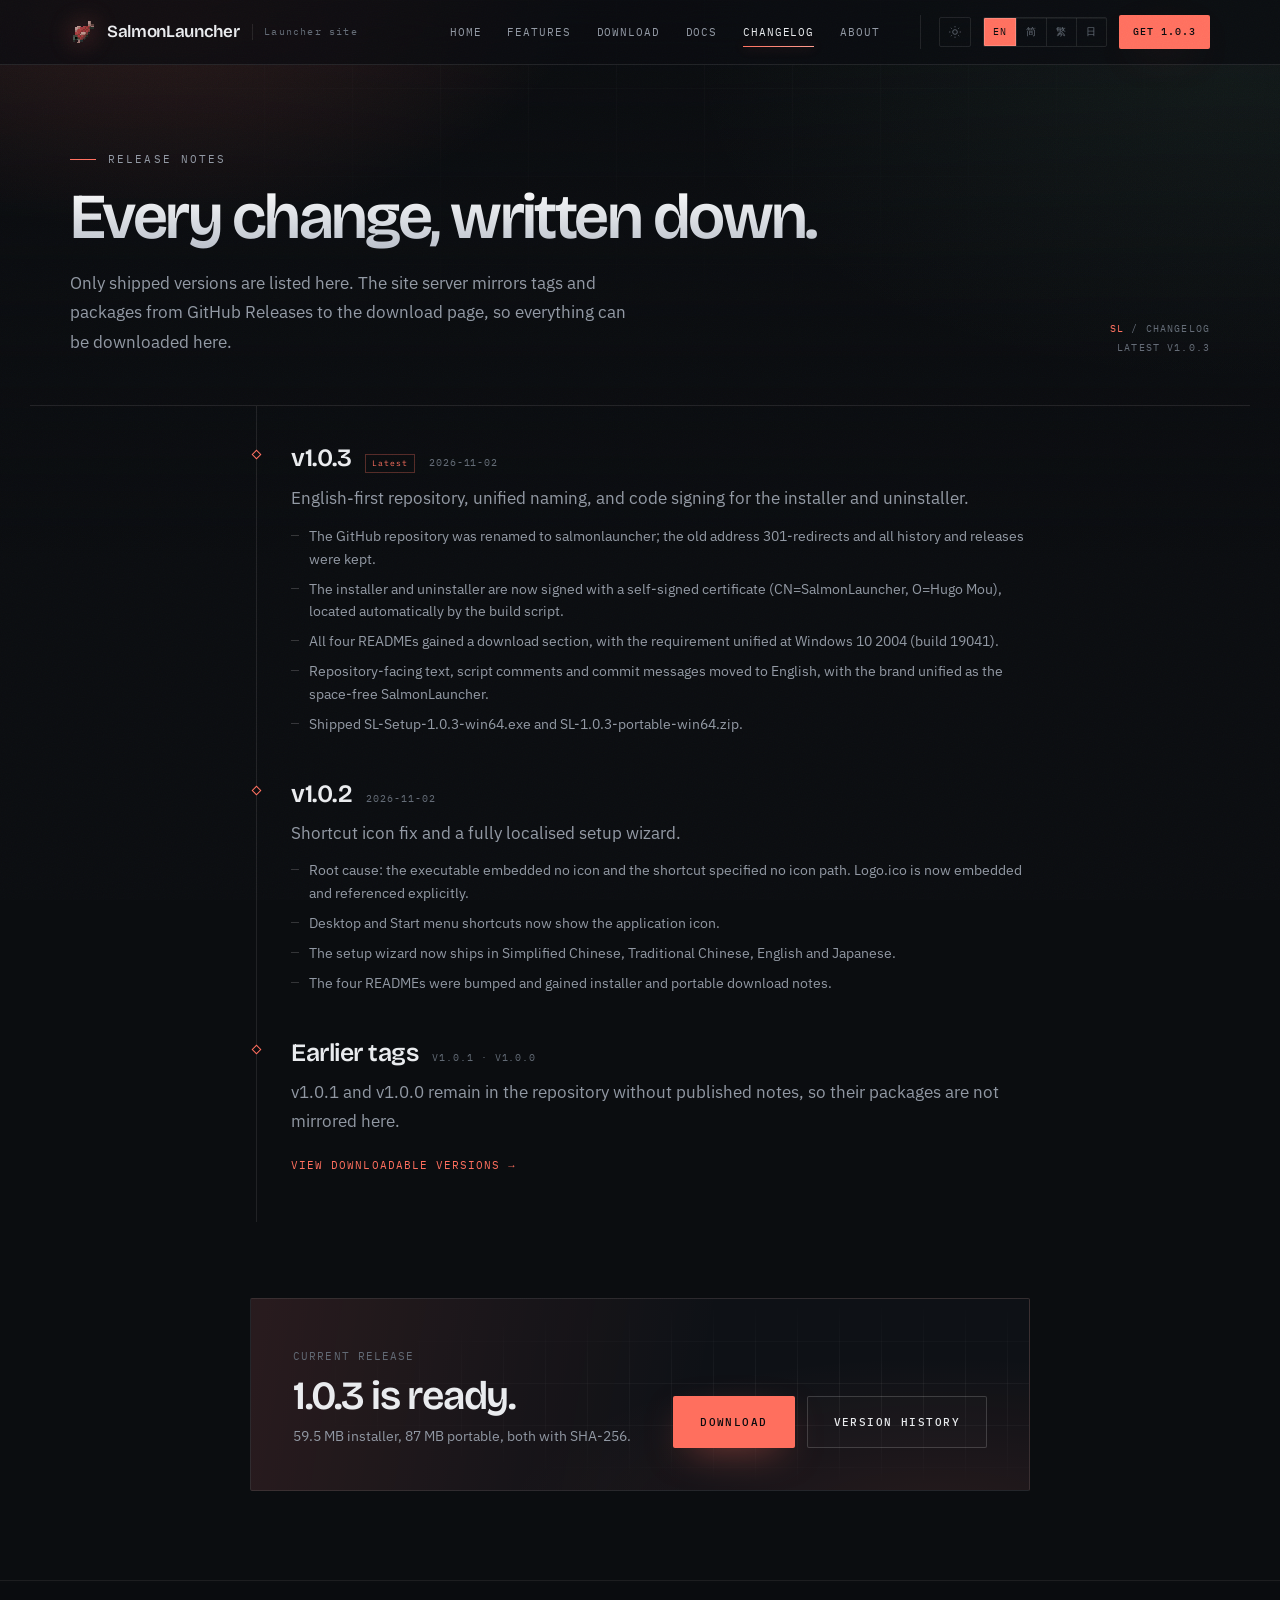
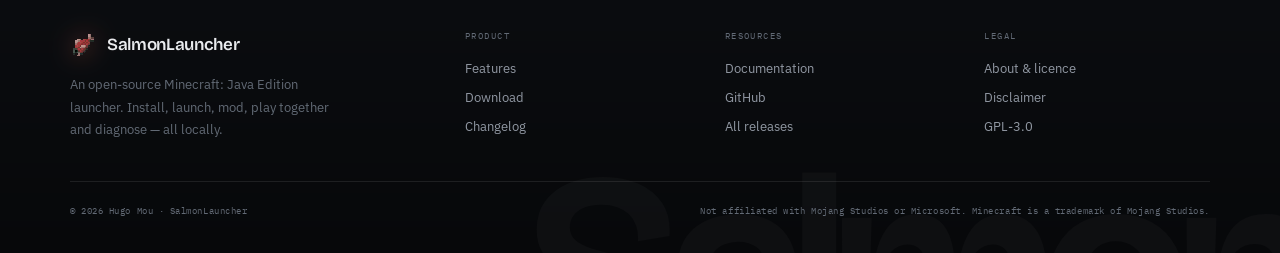
<file: web/changelog.html>
<!DOCTYPE html>
<html lang="en" data-lang="en">
<head>
<meta charset="utf-8">
<meta name="viewport" content="width=device-width, initial-scale=1">
<title data-zh-title="更新日志 — SalmonLauncher">Changelog — SalmonLauncher</title>
<meta name="description" data-zh-content="SalmonLauncher 版本更新日志：1.0.3 与 1.0.2 的修复、签名与仓库变更。" content="SalmonLauncher release notes for 1.0.3 and 1.0.2: fixes, code signing and repository changes.">
<meta name="theme-color" content="#0B0D10">
<link rel="icon" href="assets/img/favicon.ico">
<script>try{if(localStorage.getItem("sl-theme")==="light")document.documentElement.dataset.theme="light"}catch(e){}</script>
<link rel="stylesheet" href="assets/css/site.css?v=20261107">
<link rel="canonical" href="https://sl.hugomou.com/changelog.html">
</head>
<body>
<div class="bg-grid" aria-hidden="true"></div>
<div class="bg-glow" aria-hidden="true"></div>

<header class="nav">
  <div class="wrap nav-in">
    <a class="brand" href="index.html">
      <img src="assets/img/logo.png" alt="SalmonLauncher logo">
      <span class="brand-name">SalmonLauncher</span>
      <span class="brand-slash" data-zh="启动器官网">Launcher site</span>
    </a>
    <nav class="nav-links" aria-label="Primary">
      <a href="index.html" data-zh="首页">Home</a>
      <a href="features.html" data-zh="功能">Features</a>
      <a href="download.html" data-zh="下载">Download</a>
      <a href="docs.html" data-zh="文档">Docs</a>
      <a href="changelog.html" aria-current="page" data-zh="更新日志">Changelog</a>
      <a href="about.html" data-zh="关于">About</a>
    </nav>
    <div class="nav-tools">
      <button class="theme-toggle" type="button" data-theme-toggle aria-pressed="false">
        <span class="sr-only" data-zh="切换主题">Toggle theme</span>
        <svg class="ico-sun" viewBox="0 0 24 24" fill="none" aria-hidden="true"><circle cx="12" cy="12" r="4" stroke="currentColor" stroke-width="1.4"/><path d="M12 2v2M12 20v2M2 12h2M20 12h2M4.9 4.9l1.4 1.4M17.7 17.7l1.4 1.4M19.1 4.9l-1.4 1.4M6.3 17.7l-1.4 1.4" stroke="currentColor" stroke-width="1.4"/></svg>
        <svg class="ico-moon" viewBox="0 0 24 24" fill="none" aria-hidden="true"><path d="M20.5 14.2A8.5 8.5 0 0 1 9.8 3.5a8.5 8.5 0 1 0 10.7 10.7Z" stroke="currentColor" stroke-width="1.4"/></svg>
      </button>
      <div class="lang" role="group" aria-label="Language">
        <button data-set-lang="en" aria-pressed="true">EN</button>
        <button data-set-lang="zh" aria-pressed="false">简</button>
        <button data-set-lang="zh-hant" aria-pressed="false">繁</button>
        <button data-set-lang="ja" aria-pressed="false">日</button>
      </div>
      <a class="btn btn-primary btn-sm" href="download.html" data-zh="下载 1.0.3">Get 1.0.3</a>
      <button class="burger" aria-label="Open menu" aria-expanded="false"><span></span></button>
    </div>
  </div>
  <div class="mobile-menu">
    <a href="index.html" data-zh="首页">Home</a>
    <a href="features.html" data-zh="功能">Features</a>
    <a href="download.html" data-zh="下载">Download</a>
    <a href="docs.html" data-zh="文档">Docs</a>
    <a href="changelog.html" data-zh="更新日志">Changelog</a>
    <a href="about.html" data-zh="关于">About</a>
  </div>
</header>

<main>
  <section class="wrap phead">
    <div>
      <div class="eyebrow" data-zh="更新日志">Release notes</div>
      <h1 data-zh="每次改动都写下来。">Every change, written down.</h1>
      <p class="lede" data-zh="这里只记录已经发布的版本。官网服务器会定时把 GitHub Releases 的版本与安装包同步到下载页，本站即可完成下载。">Only shipped versions are listed here. The site server mirrors tags and packages from GitHub Releases to the download page, so everything can be downloaded here.</p>
    </div>
    <div class="phead-aside">
      <div><b>SL</b> / CHANGELOG</div>
      <div>LATEST v1.0.3</div>
    </div>
  </section>

  <div class="wrap-narrow">
    <div class="log">
      <article class="entry reveal">
        <div class="entry-head">
          <h2>v1.0.3</h2>
          <span class="entry-tag" data-zh="最新">Latest</span>
          <time datetime="2026-11-02">2026-11-02</time>
        </div>
        <p class="lede" data-zh="仓库统一英文命名，安装包与卸载程序加入代码签名。">English-first repository, unified naming, and code signing for the installer and uninstaller.</p>
        <ul>
          <li data-zh="GitHub 仓库更名为 salmonlauncher，旧地址自动 301 跳转，历史提交与 Release 全部保留。">The GitHub repository was renamed to salmonlauncher; the old address 301-redirects and all history and releases were kept.</li>
          <li data-zh="安装包与卸载程序使用自签名证书（CN=SalmonLauncher, O=Hugo Mou）签名，构建脚本自动定位证书。">The installer and uninstaller are now signed with a self-signed certificate (CN=SalmonLauncher, O=Hugo Mou), located automatically by the build script.</li>
          <li data-zh="四份 README 更新下载章节，系统要求统一为 Windows 10 2004（内部版本 19041）。">All four READMEs gained a download section, with the requirement unified at Windows 10 2004 (build 19041).</li>
          <li data-zh="仓库可见内容、脚本注释与提交信息统一为英文，品牌名统一为无空格的 SalmonLauncher。">Repository-facing text, script comments and commit messages moved to English, with the brand unified as the space-free SalmonLauncher.</li>
          <li data-zh="发布 SL-Setup-1.0.3-win64.exe 与 SL-1.0.3-portable-win64.zip。">Shipped SL-Setup-1.0.3-win64.exe and SL-1.0.3-portable-win64.zip.</li>
        </ul>
      </article>

      <article class="entry reveal">
        <div class="entry-head">
          <h2>v1.0.2</h2>
          <time datetime="2026-11-02">2026-11-02</time>
        </div>
        <p class="lede" data-zh="修复安装程序快捷方式图标不显示，并补齐安装向导的多语言。">Shortcut icon fix and a fully localised setup wizard.</p>
        <ul>
          <li data-zh="根因：可执行文件未嵌入图标，快捷方式也未显式指定图标路径。现已嵌入 Logo.ico 并在脚本中指定路径。">Root cause: the executable embedded no icon and the shortcut specified no icon path. Logo.ico is now embedded and referenced explicitly.</li>
          <li data-zh="桌面与开始菜单快捷方式图标显示恢复正常。">Desktop and Start menu shortcuts now show the application icon.</li>
          <li data-zh="安装向导支持简体中文、繁体中文、英文、日文四种语言。">The setup wizard now ships in Simplified Chinese, Traditional Chinese, English and Japanese.</li>
          <li data-zh="四份 README 同步版本号，并新增安装包与便携版的下载说明。">The four READMEs were bumped and gained installer and portable download notes.</li>
        </ul>
      </article>

      <article class="entry reveal">
        <div class="entry-head">
          <h2 data-zh="更早的标签">Earlier tags</h2>
          <time>v1.0.1 · v1.0.0</time>
        </div>
        <p class="lede" data-zh="v1.0.1 与 v1.0.0 仍保留在仓库中，但没有发布说明，因此本站不镜像它们的安装包。">v1.0.1 and v1.0.0 remain in the repository without published notes, so their packages are not mirrored here.</p>
        <p style="margin-top:14px">
          <a class="link-arrow" href="download.html#history" data-zh="查看可下载的版本 →">View downloadable versions →</a>
        </p>
      </article>
    </div>

    <section class="cta-band reveal">
      <div>
        <span class="mono" data-zh="当前版本">Current release</span>
        <h2 data-zh="1.0.3 已可下载。">1.0.3 is ready.</h2>
        <p data-zh="安装包 59.5 MB，便携版 87 MB，均附 SHA-256。">59.5 MB installer, 87 MB portable, both with SHA-256.</p>
      </div>
      <div class="btn-row">
        <a class="btn btn-primary btn-lg" href="download.html" data-zh="前往下载">Download</a>
        <a class="btn btn-ghost btn-lg" href="download.html#history" data-zh="版本历史">Version history</a>
      </div>
    </section>
  </div>
</main>

<footer class="footer">
  <div class="wrap">
    <div class="foot-grid">
      <div class="foot-brand">
        <a class="brand" href="index.html">
          <img src="assets/img/logo.png" alt="">
          <span class="brand-name">SalmonLauncher</span>
        </a>
        <p data-zh="一个开源的 Minecraft Java 版启动器：安装、启动、模组、联机、诊断，全部本地完成。">An open-source Minecraft: Java Edition launcher. Install, launch, mod, play together and diagnose — all locally.</p>
      </div>
      <div class="foot-col">
        <h4 data-zh="产品">Product</h4>
        <a href="features.html" data-zh="功能">Features</a>
        <a href="download.html" data-zh="下载">Download</a>
        <a href="changelog.html" data-zh="更新日志">Changelog</a>
      </div>
      <div class="foot-col">
        <h4 data-zh="资源">Resources</h4>
        <a href="docs.html" data-zh="文档">Documentation</a>
        <a href="https://github.com/HugoMou/salmonlauncher" target="_blank" rel="noopener">GitHub</a>
        <a href="download.html#history" data-zh="所有版本">All releases</a>
      </div>
      <div class="foot-col">
        <h4 data-zh="法律">Legal</h4>
        <a href="about.html" data-zh="关于与许可">About &amp; licence</a>
        <a href="about.html#disclaimer" data-zh="免责声明">Disclaimer</a>
        <a href="https://www.gnu.org/licenses/gpl-3.0.html" target="_blank" rel="noopener">GPL-3.0</a>
      </div>
    </div>
    <div class="foot-base">
      <span>© <span data-year>2026</span> Hugo Mou · SalmonLauncher</span>
      <span data-zh="非 Mojang Studios 或 Microsoft 官方产品。Minecraft 为 Mojang Studios 商标。">Not affiliated with Mojang Studios or Microsoft. Minecraft is a trademark of Mojang Studios.</span>
    </div>
  </div>
</footer>

<script src="assets/js/i18n.js?v=20261107"></script>
<script src="assets/js/site.js?v=20261107"></script>
</body>
</html>
</file>
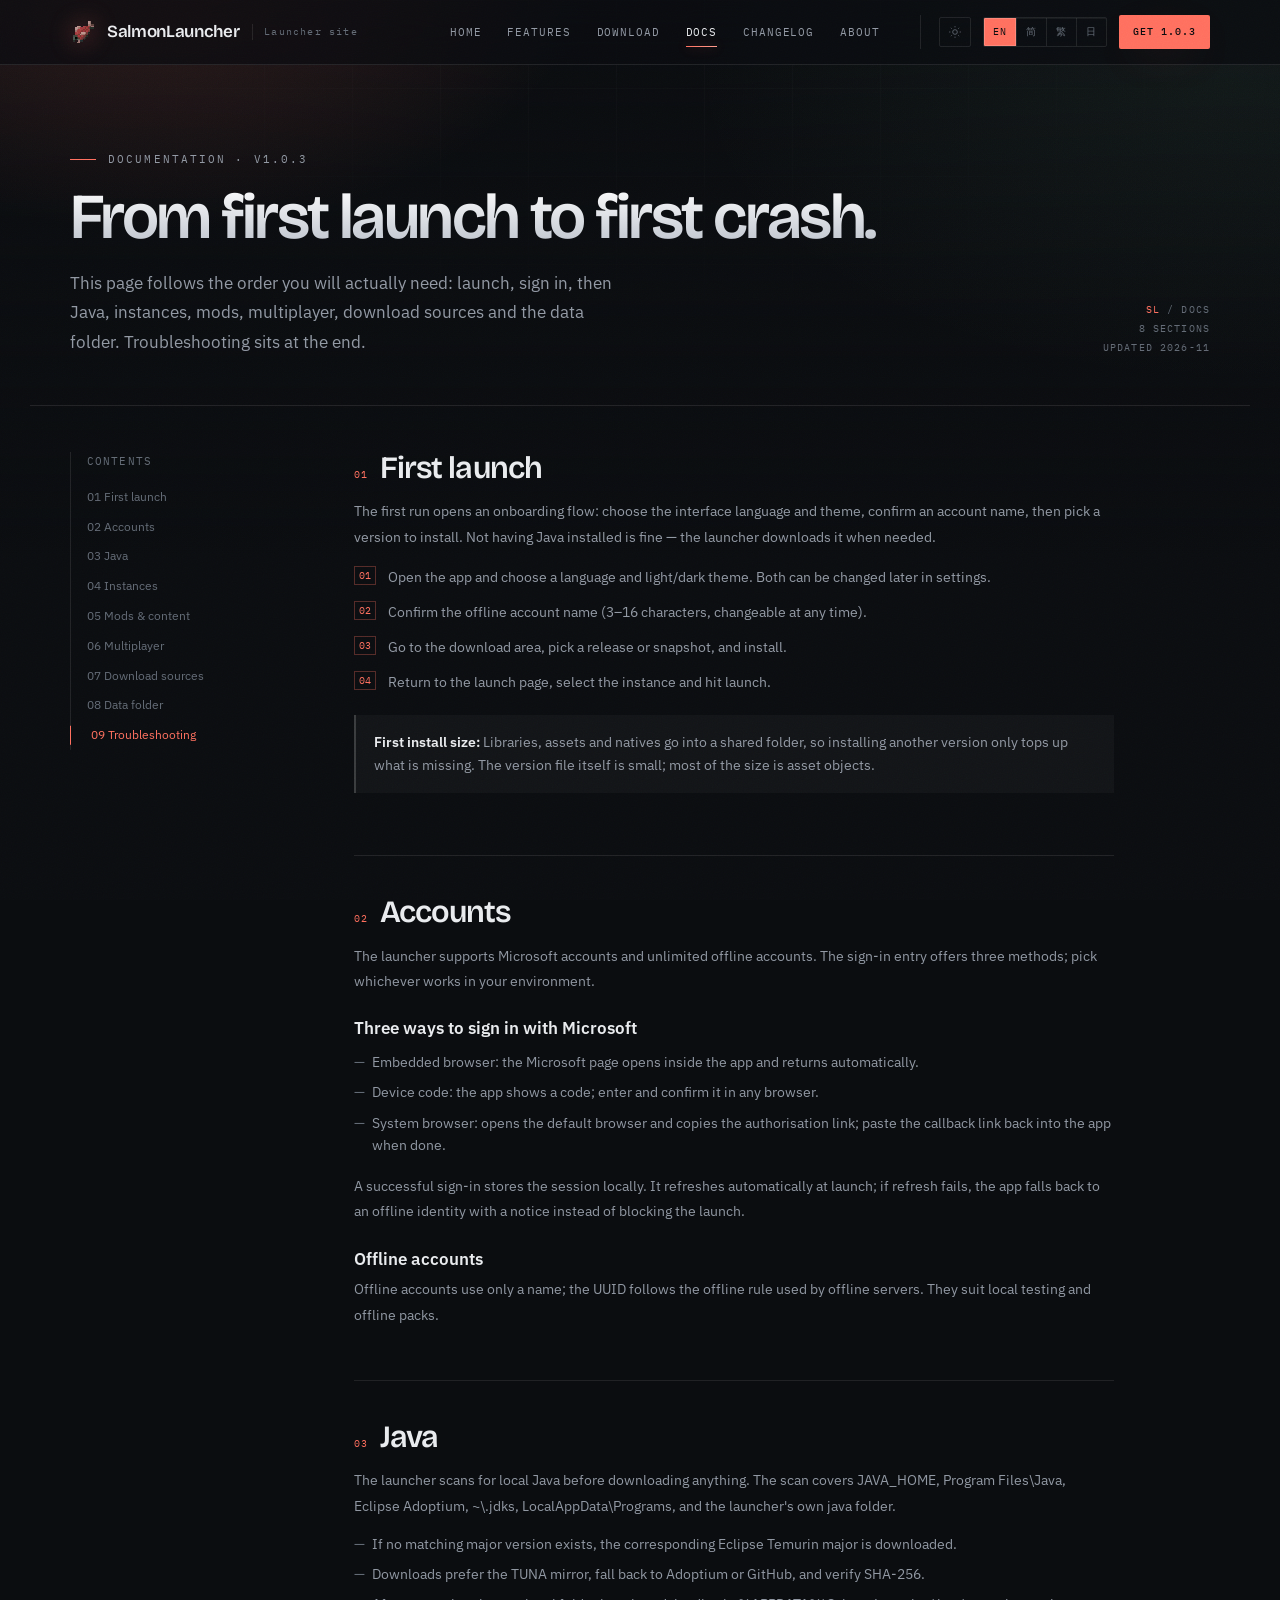
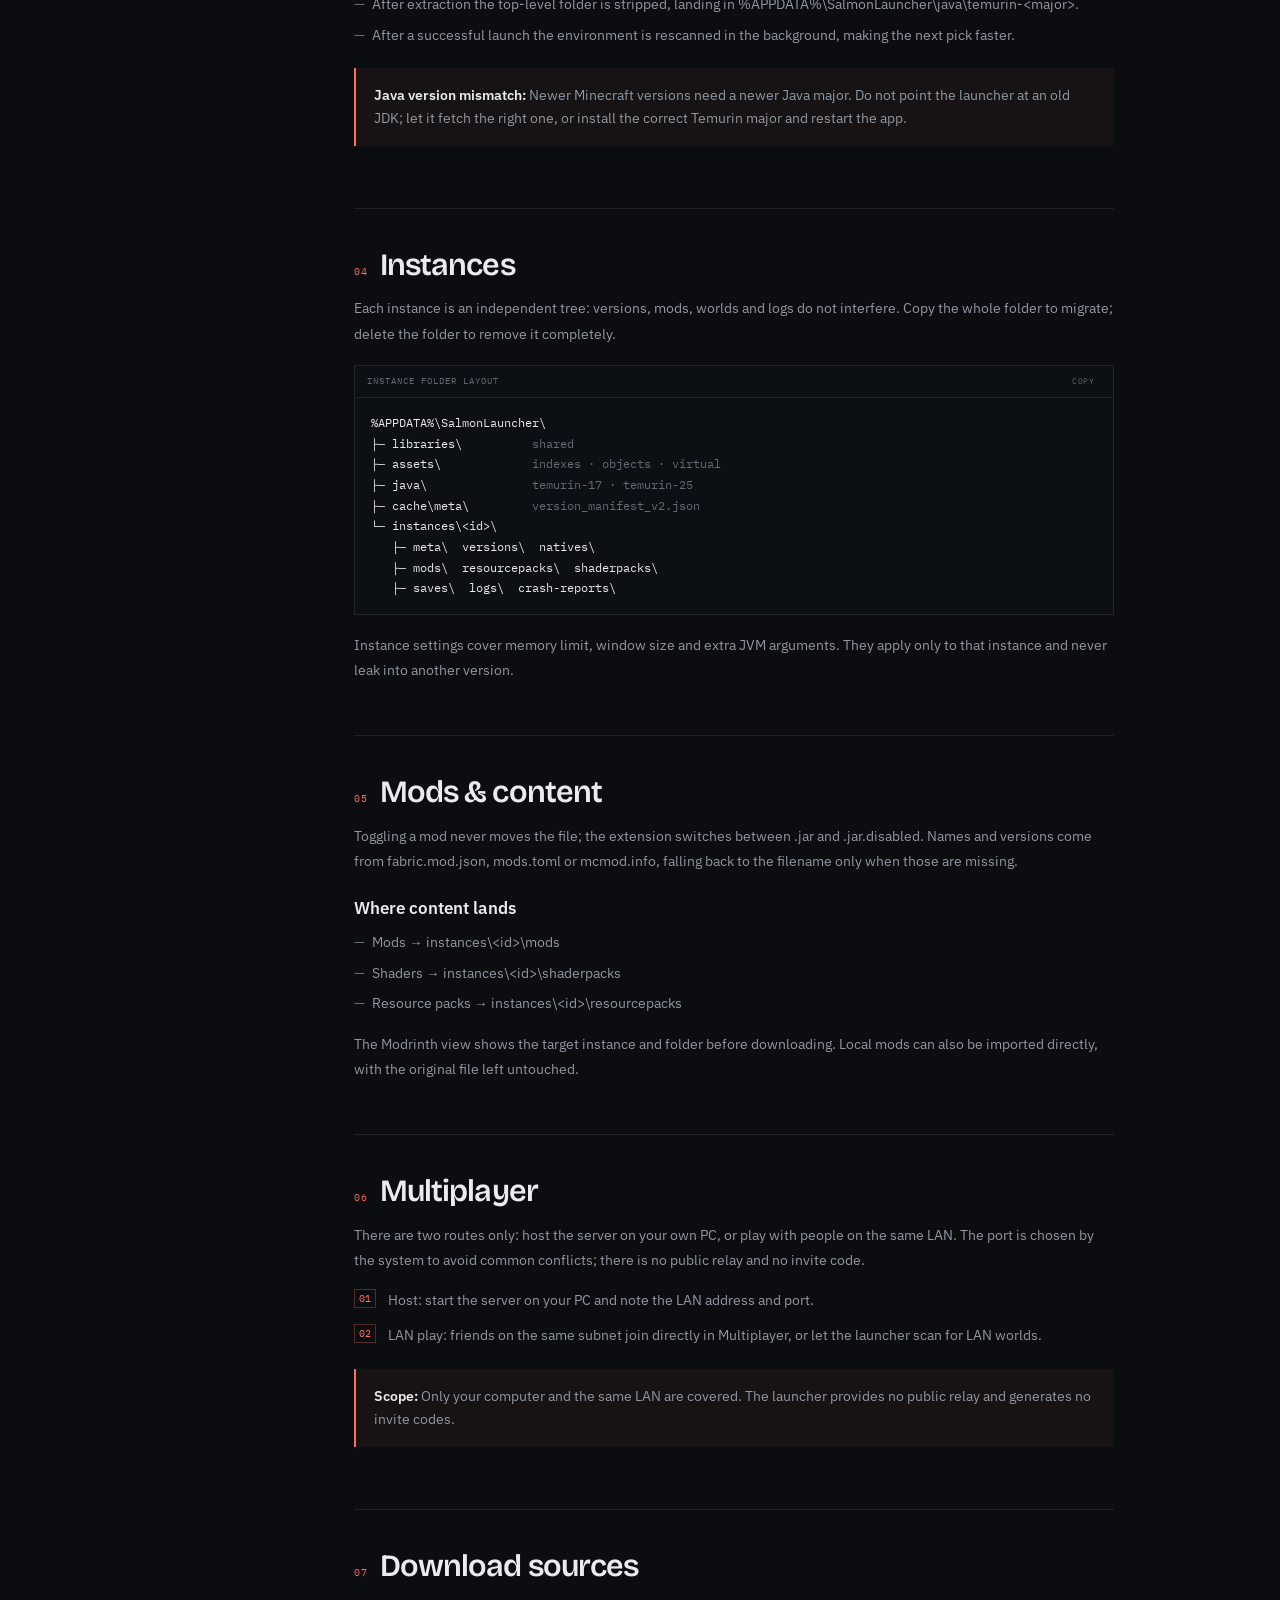
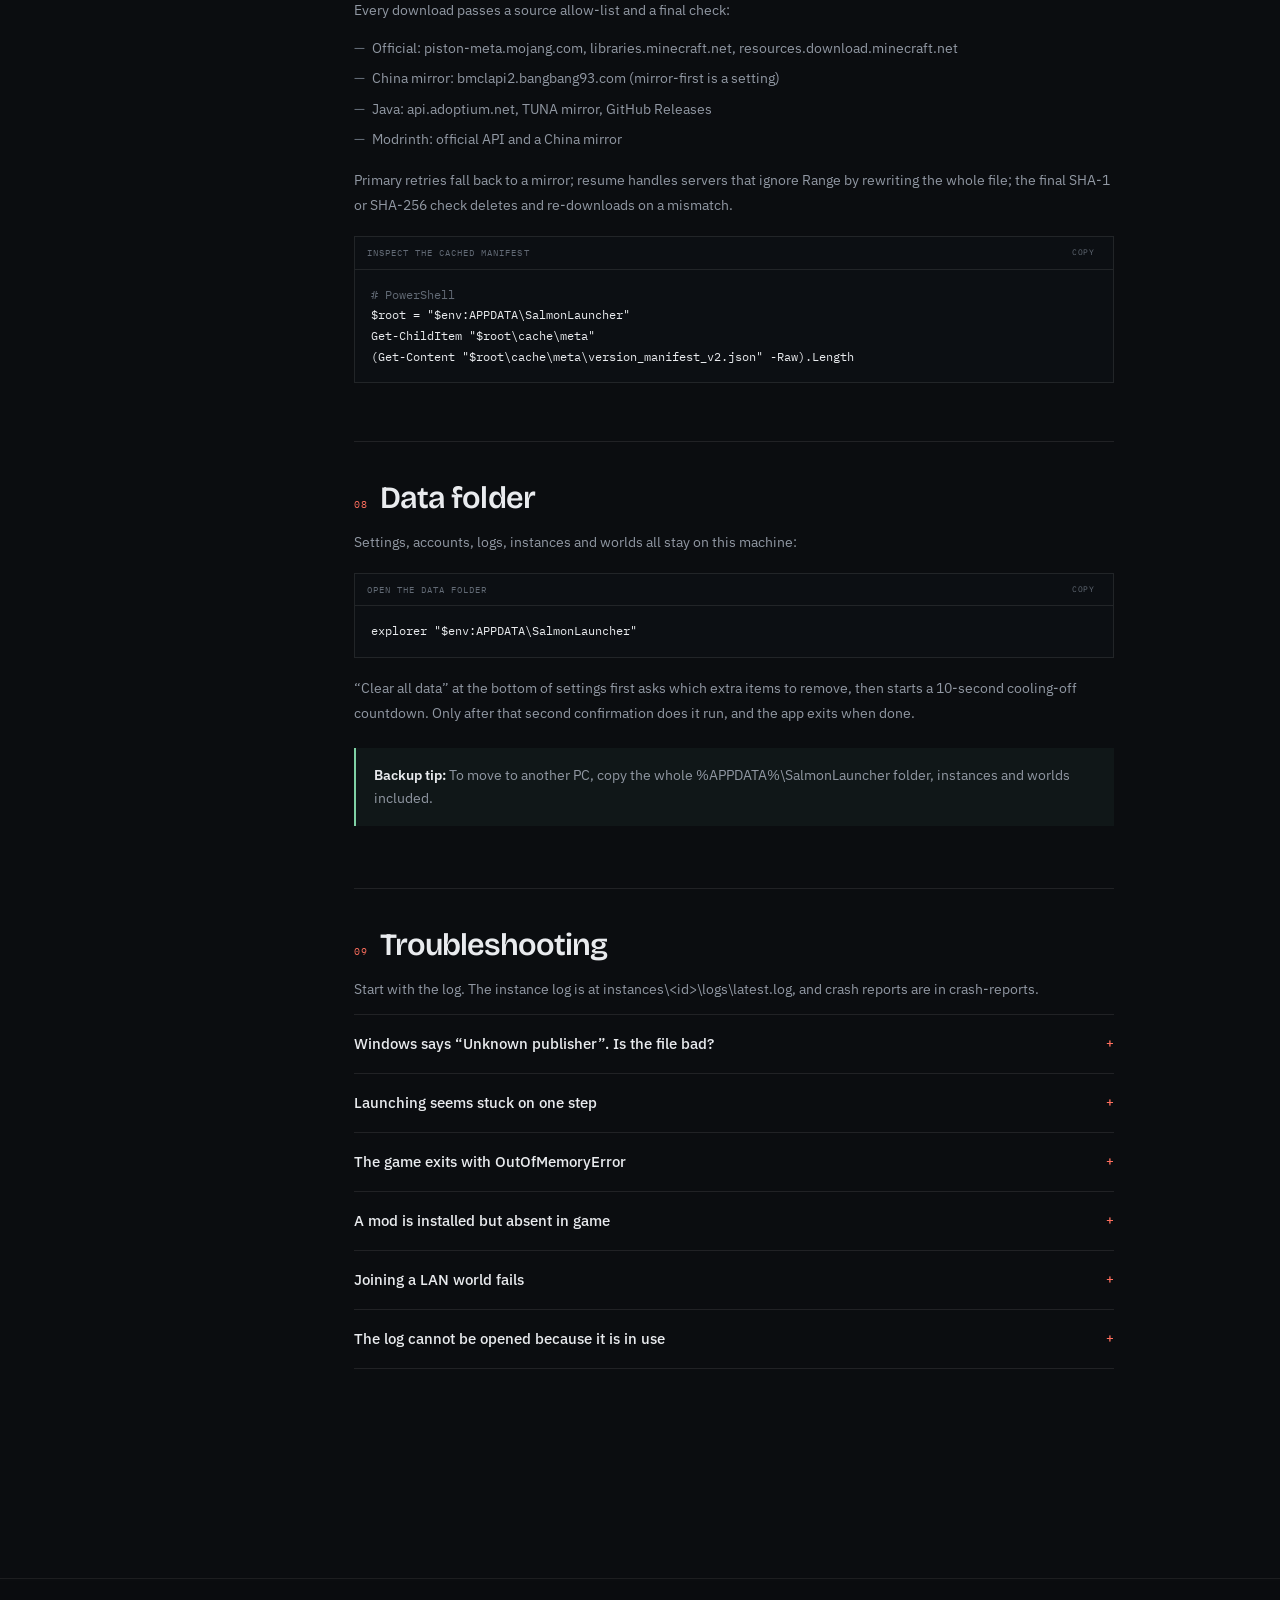
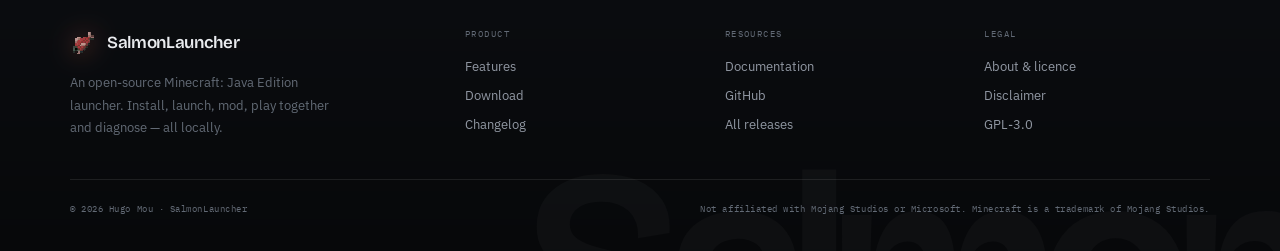
<file: web/docs.html>
<!DOCTYPE html>
<html lang="en" data-lang="en">
<head>
<meta charset="utf-8">
<meta name="viewport" content="width=device-width, initial-scale=1">
<title data-zh-title="文档 — SalmonLauncher">Documentation — SalmonLauncher</title>
<meta name="description" data-zh-content="SalmonLauncher 使用文档：首次启动、账户、Java、实例与模组、联机、下载源、数据目录与故障排查。" content="SalmonLauncher documentation: first launch, accounts, Java, instances and mods, multiplayer, download sources, data folder and troubleshooting.">
<meta name="theme-color" content="#0B0D10">
<link rel="icon" href="assets/img/favicon.ico">
<script>try{if(localStorage.getItem("sl-theme")==="light")document.documentElement.dataset.theme="light"}catch(e){}</script>
<link rel="stylesheet" href="assets/css/site.css?v=20261107">
<link rel="canonical" href="https://sl.hugomou.com/docs.html">
</head>
<body>
<div class="bg-grid" aria-hidden="true"></div>
<div class="bg-glow" aria-hidden="true"></div>

<header class="nav">
  <div class="wrap nav-in">
    <a class="brand" href="index.html">
      <img src="assets/img/logo.png" alt="SalmonLauncher logo">
      <span class="brand-name">SalmonLauncher</span>
      <span class="brand-slash" data-zh="启动器官网">Launcher site</span>
    </a>
    <nav class="nav-links" aria-label="Primary">
      <a href="index.html" data-zh="首页">Home</a>
      <a href="features.html" data-zh="功能">Features</a>
      <a href="download.html" data-zh="下载">Download</a>
      <a href="docs.html" aria-current="page" data-zh="文档">Docs</a>
      <a href="changelog.html" data-zh="更新日志">Changelog</a>
      <a href="about.html" data-zh="关于">About</a>
    </nav>
    <div class="nav-tools">
      <button class="theme-toggle" type="button" data-theme-toggle aria-pressed="false">
        <span class="sr-only" data-zh="切换主题">Toggle theme</span>
        <svg class="ico-sun" viewBox="0 0 24 24" fill="none" aria-hidden="true"><circle cx="12" cy="12" r="4" stroke="currentColor" stroke-width="1.4"/><path d="M12 2v2M12 20v2M2 12h2M20 12h2M4.9 4.9l1.4 1.4M17.7 17.7l1.4 1.4M19.1 4.9l-1.4 1.4M6.3 17.7l-1.4 1.4" stroke="currentColor" stroke-width="1.4"/></svg>
        <svg class="ico-moon" viewBox="0 0 24 24" fill="none" aria-hidden="true"><path d="M20.5 14.2A8.5 8.5 0 0 1 9.8 3.5a8.5 8.5 0 1 0 10.7 10.7Z" stroke="currentColor" stroke-width="1.4"/></svg>
      </button>
      <div class="lang" role="group" aria-label="Language">
        <button data-set-lang="en" aria-pressed="true">EN</button>
        <button data-set-lang="zh" aria-pressed="false">简</button>
        <button data-set-lang="zh-hant" aria-pressed="false">繁</button>
        <button data-set-lang="ja" aria-pressed="false">日</button>
      </div>
      <a class="btn btn-primary btn-sm" href="download.html" data-zh="下载 1.0.3">Get 1.0.3</a>
      <button class="burger" aria-label="Open menu" aria-expanded="false"><span></span></button>
    </div>
  </div>
  <div class="mobile-menu">
    <a href="index.html" data-zh="首页">Home</a>
    <a href="features.html" data-zh="功能">Features</a>
    <a href="download.html" data-zh="下载">Download</a>
    <a href="docs.html" data-zh="文档">Docs</a>
    <a href="changelog.html" data-zh="更新日志">Changelog</a>
    <a href="about.html" data-zh="关于">About</a>
  </div>
</header>

<main>
  <section class="wrap phead">
    <div>
      <div class="eyebrow" data-zh="文档 · v1.0.3">Documentation · v1.0.3</div>
      <h1 data-zh="从第一次打开，到第一次崩溃。">From first launch to first crash.</h1>
      <p class="lede" data-zh="这份文档按使用顺序排列：先启动，再登录，然后是 Java、实例、模组、联机、下载源与数据目录。最后一节是常见问题。">This page follows the order you will actually need: launch, sign in, then Java, instances, mods, multiplayer, download sources and the data folder. Troubleshooting sits at the end.</p>
    </div>
    <div class="phead-aside">
      <div><b>SL</b> / DOCS</div>
      <div>8 SECTIONS</div>
      <div>UPDATED 2026-11</div>
    </div>
  </section>

  <div class="wrap doc-layout">
    <nav class="doc-nav" aria-label="Documentation sections">
      <span class="mono" data-zh="目录">Contents</span>
      <a href="#first-launch" data-zh="01 首次启动">01 First launch</a>
      <a href="#accounts" data-zh="02 账户">02 Accounts</a>
      <a href="#java" data-zh="03 Java">03 Java</a>
      <a href="#instances" data-zh="04 实例">04 Instances</a>
      <a href="#mods" data-zh="05 模组与内容">05 Mods &amp; content</a>
      <a href="#multiplayer" data-zh="06 联机">06 Multiplayer</a>
      <a href="#sources" data-zh="07 下载源">07 Download sources</a>
      <a href="#data" data-zh="08 数据目录">08 Data folder</a>
      <a href="#faq" data-zh="09 常见问题">09 Troubleshooting</a>
    </nav>

    <div class="doc-body">
      <section id="first-launch">
        <h2><span class="n">01</span><span data-zh="首次启动">First launch</span></h2>
        <p data-zh="首次打开后会进入引导流程：选择界面语言与主题、确认账户名称，然后选择一个版本开始安装。没有安装过 Java 也没关系，启动器会在需要时下载。">The first run opens an onboarding flow: choose the interface language and theme, confirm an account name, then pick a version to install. Not having Java installed is fine — the launcher downloads it when needed.</p>
        <ol class="steps">
          <li data-zh="打开应用，选择语言与明暗主题。两项都可以在设置页随时更改。">Open the app and choose a language and light/dark theme. Both can be changed later in settings.</li>
          <li data-zh="确认离线账户名（3–16 个字符，可随时更换）。">Confirm the offline account name (3–16 characters, changeable at any time).</li>
          <li data-zh="进入下载页，选择一个正式版或快照，点击安装。">Go to the download area, pick a release or snapshot, and install.</li>
          <li data-zh="安装完成后回到启动页，选择实例并点击启动。">Return to the launch page, select the instance and hit launch.</li>
        </ol>
        <div class="note plain">
          <b data-zh="首次安装的体积：">First install size:</b>
          <span data-zh="库、资源与 natives 会写到共享目录，重复安装另一个版本时只会补齐缺失文件。版本文件本身不大，主要体积来自资源对象。">Libraries, assets and natives go into a shared folder, so installing another version only tops up what is missing. The version file itself is small; most of the size is asset objects.</span>
        </div>
      </section>

      <section id="accounts">
        <h2><span class="n">02</span><span data-zh="账户">Accounts</span></h2>
        <p data-zh="启动器支持微软正版账户与不限数量的离线账户。正版登录入口会弹出三种方式，任选其一。">The launcher supports Microsoft accounts and unlimited offline accounts. The sign-in entry offers three methods; pick whichever works in your environment.</p>
        <h3 data-zh="微软账户的三种登录方式">Three ways to sign in with Microsoft</h3>
        <ul class="list">
          <li data-zh="内置浏览器授权：在应用内打开微软登录页，完成后自动回跳。">Embedded browser: the Microsoft page opens inside the app and returns automatically.</li>
          <li data-zh="设备码登录：应用给出一个代码，你在任意设备的浏览器里输入并确认。">Device code: the app shows a code; enter and confirm it in any browser.</li>
          <li data-zh="系统浏览器登录：自动打开默认浏览器并复制授权链接，完成后把回跳链接粘回应用。">System browser: opens the default browser and copies the authorisation link; paste the callback link back into the app when done.</li>
        </ul>
        <p data-zh="登录成功后会话写入本地文件。启动时会自动续签；续签失败会退回离线身份并给出提示，不会直接阻断启动。">A successful sign-in stores the session locally. It refreshes automatically at launch; if refresh fails, the app falls back to an offline identity with a notice instead of blocking the launch.</p>
        <h3 data-zh="离线账户">Offline accounts</h3>
        <p data-zh="离线账户只使用名称，UUID 按离线规则生成（与离线服务器一致）。适合本地测试或离线整合包。">Offline accounts use only a name; the UUID follows the offline rule used by offline servers. They suit local testing and offline packs.</p>
      </section>

      <section id="java">
        <h2><span class="n">03</span><span data-zh="Java">Java</span></h2>
        <p data-zh="启动器会先扫描本机 Java，再决定是否下载。扫描范围包括 JAVA_HOME、Program Files\Java、Eclipse Adoptium、~\.jdks、LocalAppData\Programs，以及启动器自己的 java 目录。">The launcher scans for local Java before downloading anything. The scan covers JAVA_HOME, Program Files\Java, Eclipse Adoptium, ~\.jdks, LocalAppData\Programs, and the launcher's own java folder.</p>
        <ul class="list">
          <li data-zh="版本要求不足时，自动下载对应的 Eclipse Temurin 主版本。">If no matching major version exists, the corresponding Eclipse Temurin major is downloaded.</li>
          <li data-zh="下载优先走 TUNA 镜像，失败则回退 Adoptium / GitHub，并校验 SHA-256。">Downloads prefer the TUNA mirror, fall back to Adoptium or GitHub, and verify SHA-256.</li>
          <li data-zh="解压后去掉顶层目录，落到 %APPDATA%\SalmonLauncher\java\temurin-&lt;major&gt;。">After extraction the top-level folder is stripped, landing in %APPDATA%\SalmonLauncher\java\temurin-&lt;major&gt;.</li>
          <li data-zh="启动成功后会后台重扫 Java 环境，下一次选择更快。">After a successful launch the environment is rescanned in the background, making the next pick faster.</li>
        </ul>
        <div class="note">
          <b data-zh="多人游戏里的 Java 版本错误：">Java version mismatch:</b>
          <span data-zh="新版 Minecraft 需要更高主版本的 Java。不要手动指向旧 JDK；让启动器下载对应版本，或者安装正确的 Temurin 主版本后重启应用。">Newer Minecraft versions need a newer Java major. Do not point the launcher at an old JDK; let it fetch the right one, or install the correct Temurin major and restart the app.</span>
        </div>
      </section>

      <section id="instances">
        <h2><span class="n">04</span><span data-zh="实例">Instances</span></h2>
        <p data-zh="每个实例是一组独立目录，版本、模组、存档、日志互不干扰。复制整个实例目录就能迁移，删掉目录就是彻底移除。">Each instance is an independent tree: versions, mods, worlds and logs do not interfere. Copy the whole folder to migrate; delete the folder to remove it completely.</p>
        <div class="code">
          <div class="code-head">
            <span data-zh="实例目录结构">Instance folder layout</span>
            <button class="copy-inline" data-copy="code-tree">COPY</button>
          </div>
          <pre id="code-tree">%APPDATA%\SalmonLauncher\
├─ libraries\          <span class="c">shared</span>
├─ assets\             <span class="c">indexes · objects · virtual</span>
├─ java\               <span class="c">temurin-17 · temurin-25</span>
├─ cache\meta\         <span class="c">version_manifest_v2.json</span>
└─ instances\&lt;id&gt;\
   ├─ meta\  versions\  natives\
   ├─ mods\  resourcepacks\  shaderpacks\
   ├─ saves\  logs\  crash-reports\</pre>
        </div>
        <p data-zh="实例设置包括内存上限、窗口尺寸与额外 JVM 参数。这些设置只影响当前实例，不会污染其他版本。">Instance settings cover memory limit, window size and extra JVM arguments. They apply only to that instance and never leak into another version.</p>
      </section>

      <section id="mods">
        <h2><span class="n">05</span><span data-zh="模组与内容">Mods &amp; content</span></h2>
        <p data-zh="模组启停不移动文件，只把扩展名在 .jar 与 .jar.disabled 之间切换。列表里的名称与版本优先读取 fabric.mod.json、mods.toml 或 mcmod.info，读不到才回退文件名。">Toggling a mod never moves the file; the extension switches between .jar and .jar.disabled. Names and versions come from fabric.mod.json, mods.toml or mcmod.info, falling back to the filename only when those are missing.</p>
        <h3 data-zh="安装文件夹对应关系">Where content lands</h3>
        <ul class="list">
          <li data-zh="模组 → instances\&lt;id&gt;\mods">Mods → instances\&lt;id&gt;\mods</li>
          <li data-zh="光影 → instances\&lt;id&gt;\shaderpacks">Shaders → instances\&lt;id&gt;\shaderpacks</li>
          <li data-zh="资源包 → instances\&lt;id&gt;\resourcepacks">Resource packs → instances\&lt;id&gt;\resourcepacks</li>
        </ul>
        <p data-zh="Modrinth 搜索页会先显示目标实例与目录，确认后才会下载。本地模组也可以直接导入，原文件保留不动。">The Modrinth view shows the target instance and folder before downloading. Local mods can also be imported directly, with the original file left untouched.</p>
      </section>

      <section id="multiplayer">
        <h2><span class="n">06</span><span data-zh="联机">Multiplayer</span></h2>
        <p data-zh="联机只提供两种方式：在自己的电脑上开服，或与同一局域网内的玩家直接联机。端口由系统挑选，避免撞上常见端口；不提供公网中继，也不生成邀请码。">There are two routes only: host the server on your own PC, or play with people on the same LAN. The port is chosen by the system to avoid common conflicts; there is no public relay and no invite code.</p>
        <ol class="steps">
          <li data-zh="本机开服：在你的电脑上启动服务端，记下局域网内的地址与端口。">Host: start the server on your PC and note the LAN address and port.</li>
          <li data-zh="局域网联机：同一网段的朋友在多人游戏里直接加入，或让启动器扫描局域网世界。">LAN play: friends on the same subnet join directly in Multiplayer, or let the launcher scan for LAN worlds.</li>
        </ol>
        <div class="note">
          <b data-zh="联机范围：">Scope:</b>
          <span data-zh="只覆盖这台电脑与同一局域网。启动器不提供公网中继，也不生成邀请码。">Only your computer and the same LAN are covered. The launcher provides no public relay and generates no invite codes.</span>
        </div>
      </section>

      <section id="sources">
        <h2><span class="n">07</span><span data-zh="下载源">Download sources</span></h2>
        <p data-zh="所有下载都经过白名单校验，并做终验：">Every download passes a source allow-list and a final check:</p>
        <ul class="list">
          <li data-zh="官方：piston-meta.mojang.com、libraries.minecraft.net、resources.download.minecraft.net">Official: piston-meta.mojang.com, libraries.minecraft.net, resources.download.minecraft.net</li>
          <li data-zh="国内镜像：bmclapi2.bangbang93.com（可在设置中开启镜像优先）">China mirror: bmclapi2.bangbang93.com (mirror-first is a setting)</li>
          <li data-zh="Java：api.adoptium.net、TUNA 镜像、GitHub Releases">Java: api.adoptium.net, TUNA mirror, GitHub Releases</li>
          <li data-zh="Modrinth：官方 API 与国内镜像">Modrinth: official API and a China mirror</li>
        </ul>
        <p data-zh="主源重试失败会切换到镜像；断点续传遇到服务器无视 Range 时整文件重写；最后按清单里的 SHA-1 或 SHA-256 校验，不匹配就删除并重新下载。">Primary retries fall back to a mirror; resume handles servers that ignore Range by rewriting the whole file; the final SHA-1 or SHA-256 check deletes and re-downloads on a mismatch.</p>
        <div class="code">
          <div class="code-head">
            <span data-zh="手工检查缓存清单">Inspect the cached manifest</span>
            <button class="copy-inline" data-copy="code-cache">COPY</button>
          </div>
          <pre id="code-cache"><span class="c"># PowerShell</span>
$root = "$env:APPDATA\SalmonLauncher"
Get-ChildItem "$root\cache\meta"
(Get-Content "$root\cache\meta\version_manifest_v2.json" -Raw).Length</pre>
        </div>
      </section>

      <section id="data">
        <h2><span class="n">08</span><span data-zh="数据目录">Data folder</span></h2>
        <p data-zh="设置、账户、日志、实例与存档都留在这台机器上：">Settings, accounts, logs, instances and worlds all stay on this machine:</p>
        <div class="code">
          <div class="code-head">
            <span data-zh="打开数据目录">Open the data folder</span>
            <button class="copy-inline" data-copy="code-open">COPY</button>
          </div>
          <pre id="code-open">explorer "$env:APPDATA\SalmonLauncher"</pre>
        </div>
        <p data-zh="设置页底部的“清除全部数据”会先让你勾选额外要清除的项目，随后进入 10 秒冷静期；倒计时结束再确认一次才会执行，完成后应用自动退出。">“Clear all data” at the bottom of settings first asks which extra items to remove, then starts a 10-second cooling-off countdown. Only after that second confirmation does it run, and the app exits when done.</p>
        <div class="note green">
          <b data-zh="备份建议：">Backup tip:</b>
          <span data-zh="迁移到另一台电脑时，直接复制整个 %APPDATA%\SalmonLauncher 目录即可，包括实例与存档。">To move to another PC, copy the whole %APPDATA%\SalmonLauncher folder, instances and worlds included.</span>
        </div>
      </section>

      <section id="faq">
        <h2><span class="n">09</span><span data-zh="常见问题">Troubleshooting</span></h2>
        <p data-zh="先从日志开始。实例日志在 instances\&lt;id&gt;\logs\latest.log，崩溃报告在 crash-reports。">Start with the log. The instance log is at instances\&lt;id&gt;\logs\latest.log, and crash reports are in crash-reports.</p>
        <div class="faq">
          <details>
            <summary data-zh="Windows 提示“未知发布者”，是不是文件有问题？">Windows says “Unknown publisher”. Is the file bad?</summary>
            <p data-zh="不是。安装包使用自签名证书签名，未导入该证书的机器会显示未知发布者。用页面上的 SHA-256 校验文件即可确认完整性。">No. The installer is self-signed, so machines without the certificate see an unknown publisher. Compare the SHA-256 on this site to confirm integrity.</p>
          </details>
          <details>
            <summary data-zh="启动卡在某一步不动">Launching seems stuck on one step</summary>
            <p data-zh="打开任务中心查看当前阶段。如果是资源补齐，说明正在下载缺失对象；如果是 Java，可能在等待下载完成。网络受限时可以到设置里开启镜像优先。">Open the task centre to see the current stage. Assets means missing objects are downloading; Java means a download may be in flight. On a restricted network, turn on mirror-first in settings.</p>
          </details>
          <details>
            <summary data-zh="游戏闪退，日志里有 OutOfMemoryError">The game exits with OutOfMemoryError</summary>
            <p data-zh="在实例的启动设置里提高内存上限（例如 4096 MB 以上），同时确认系统本身还有足够空闲内存。整合包越大，需要的堆越多。">Raise the memory limit in the instance's launch settings (for example above 4096 MB), and check that the system itself has free memory. Bigger packs need bigger heaps.</p>
          </details>
          <details>
            <summary data-zh="模组装上但游戏里没有">A mod is installed but absent in game</summary>
            <p data-zh="确认三件事：模组与游戏版本匹配、加载器类型匹配（Fabric 的模组不能放进 Forge 实例）、文件没有被改成 .jar.disabled。">Check three things: the mod matches the game version, it matches the loader (a Fabric mod will not run in a Forge instance), and the file is not renamed to .jar.disabled.</p>
          </details>
          <details>
            <summary data-zh="联机加入失败">Joining a LAN world fails</summary>
            <p data-zh="联机只支持本机开服与同一局域网。确认对方与你在同一网段、双方版本一致；本机开服时，检查防火墙是否放行 Java 与启动器。">Multiplayer only covers local hosting and the same LAN. Make sure you are on the same subnet and both sides run the same version; when hosting, allow Java and the launcher through the firewall.</p>
          </details>
          <details>
            <summary data-zh="日志文件打不开，提示被占用">The log cannot be opened because it is in use</summary>
            <p data-zh="游戏运行时日志被 log4j 持有。启动器用共享读写方式读取，所以应用内查看不会冲突；用其他编辑器中打开时请选择允许共享读取的工具。">The game holds the log open through log4j. The launcher reads it with shared access, so its viewer is fine; other editors must allow shared reads.</p>
          </details>
        </div>
      </section>
    </div>
  </div>
</main>

<footer class="footer">
  <div class="wrap">
    <div class="foot-grid">
      <div class="foot-brand">
        <a class="brand" href="index.html">
          <img src="assets/img/logo.png" alt="">
          <span class="brand-name">SalmonLauncher</span>
        </a>
        <p data-zh="一个开源的 Minecraft Java 版启动器：安装、启动、模组、联机、诊断，全部本地完成。">An open-source Minecraft: Java Edition launcher. Install, launch, mod, play together and diagnose — all locally.</p>
      </div>
      <div class="foot-col">
        <h4 data-zh="产品">Product</h4>
        <a href="features.html" data-zh="功能">Features</a>
        <a href="download.html" data-zh="下载">Download</a>
        <a href="changelog.html" data-zh="更新日志">Changelog</a>
      </div>
      <div class="foot-col">
        <h4 data-zh="资源">Resources</h4>
        <a href="docs.html" data-zh="文档">Documentation</a>
        <a href="https://github.com/HugoMou/salmonlauncher" target="_blank" rel="noopener">GitHub</a>
        <a href="download.html#history" data-zh="所有版本">All releases</a>
      </div>
      <div class="foot-col">
        <h4 data-zh="法律">Legal</h4>
        <a href="about.html" data-zh="关于与许可">About &amp; licence</a>
        <a href="about.html#disclaimer" data-zh="免责声明">Disclaimer</a>
        <a href="https://www.gnu.org/licenses/gpl-3.0.html" target="_blank" rel="noopener">GPL-3.0</a>
      </div>
    </div>
    <div class="foot-base">
      <span>© <span data-year>2026</span> Hugo Mou · SalmonLauncher</span>
      <span data-zh="非 Mojang Studios 或 Microsoft 官方产品。Minecraft 为 Mojang Studios 商标。">Not affiliated with Mojang Studios or Microsoft. Minecraft is a trademark of Mojang Studios.</span>
    </div>
  </div>
</footer>

<script src="assets/js/i18n.js?v=20261107"></script>
<script src="assets/js/site.js?v=20261107"></script>
</body>
</html>
</file>
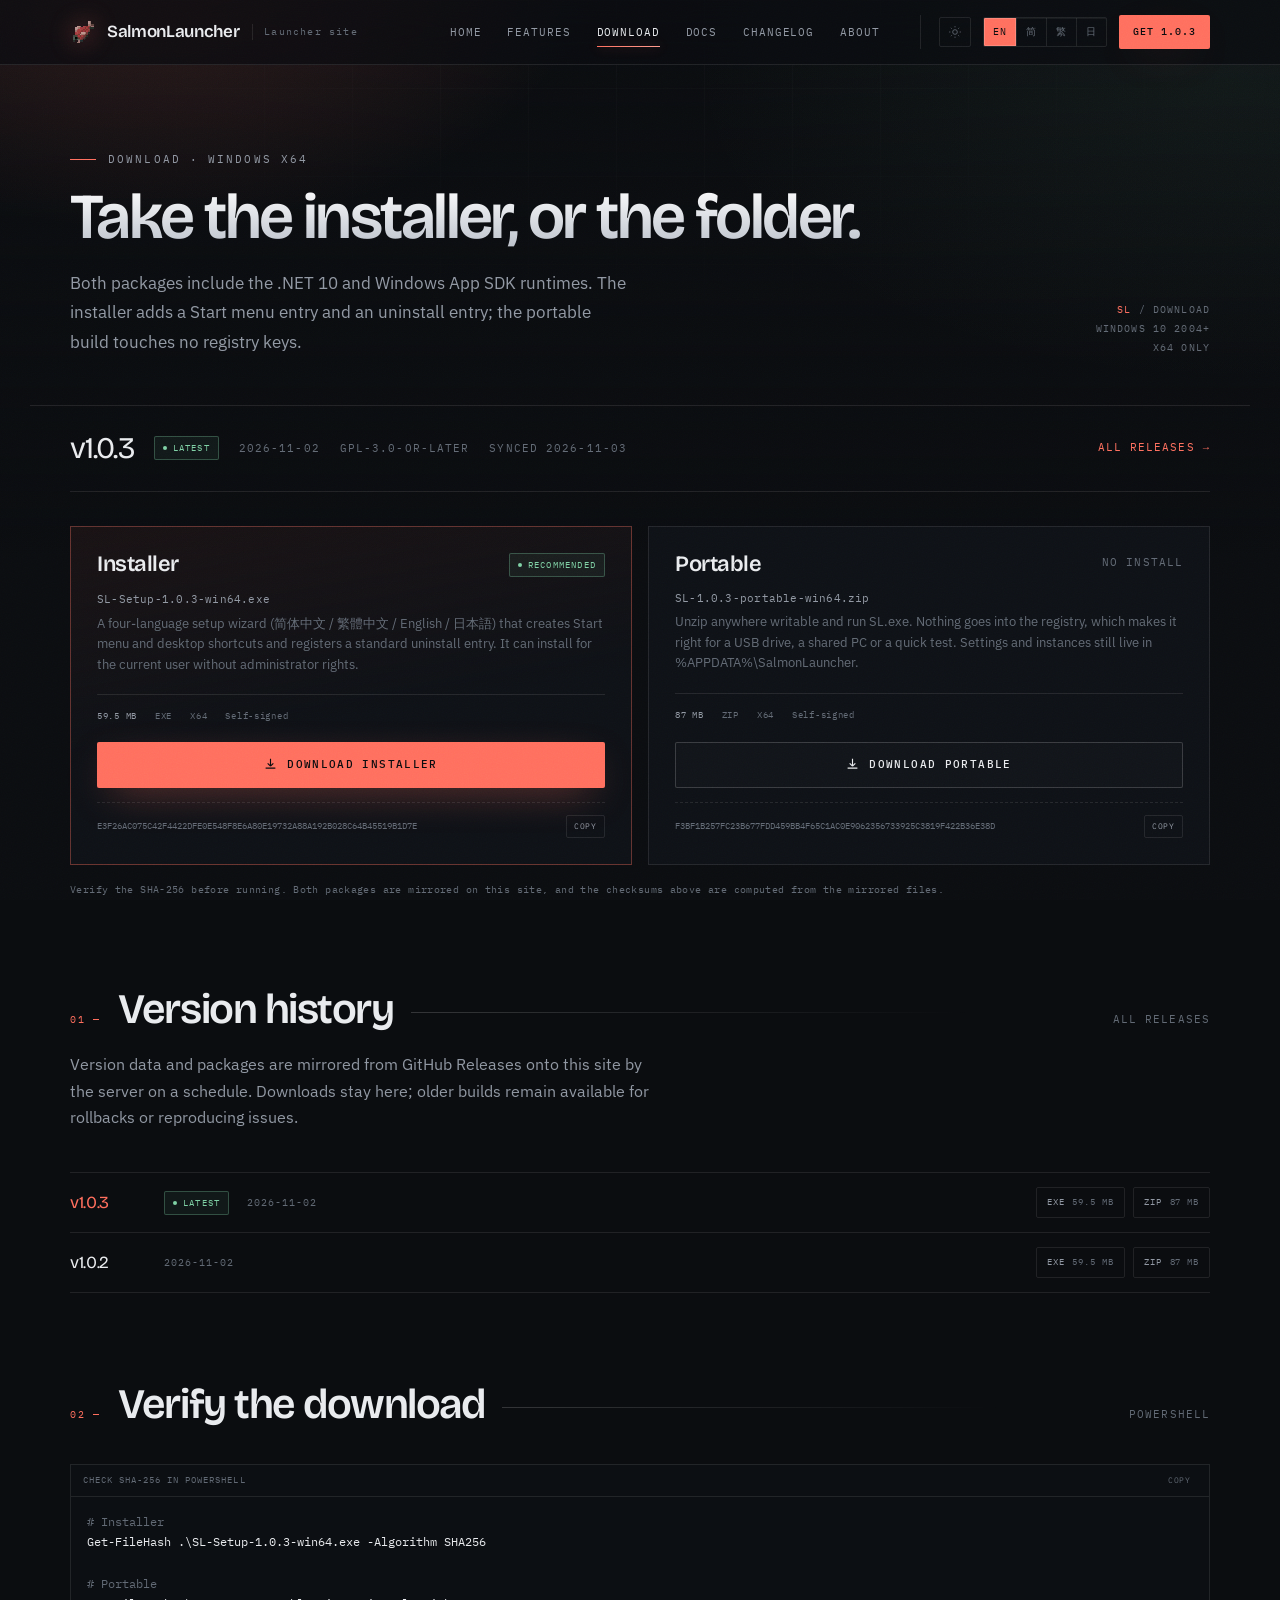
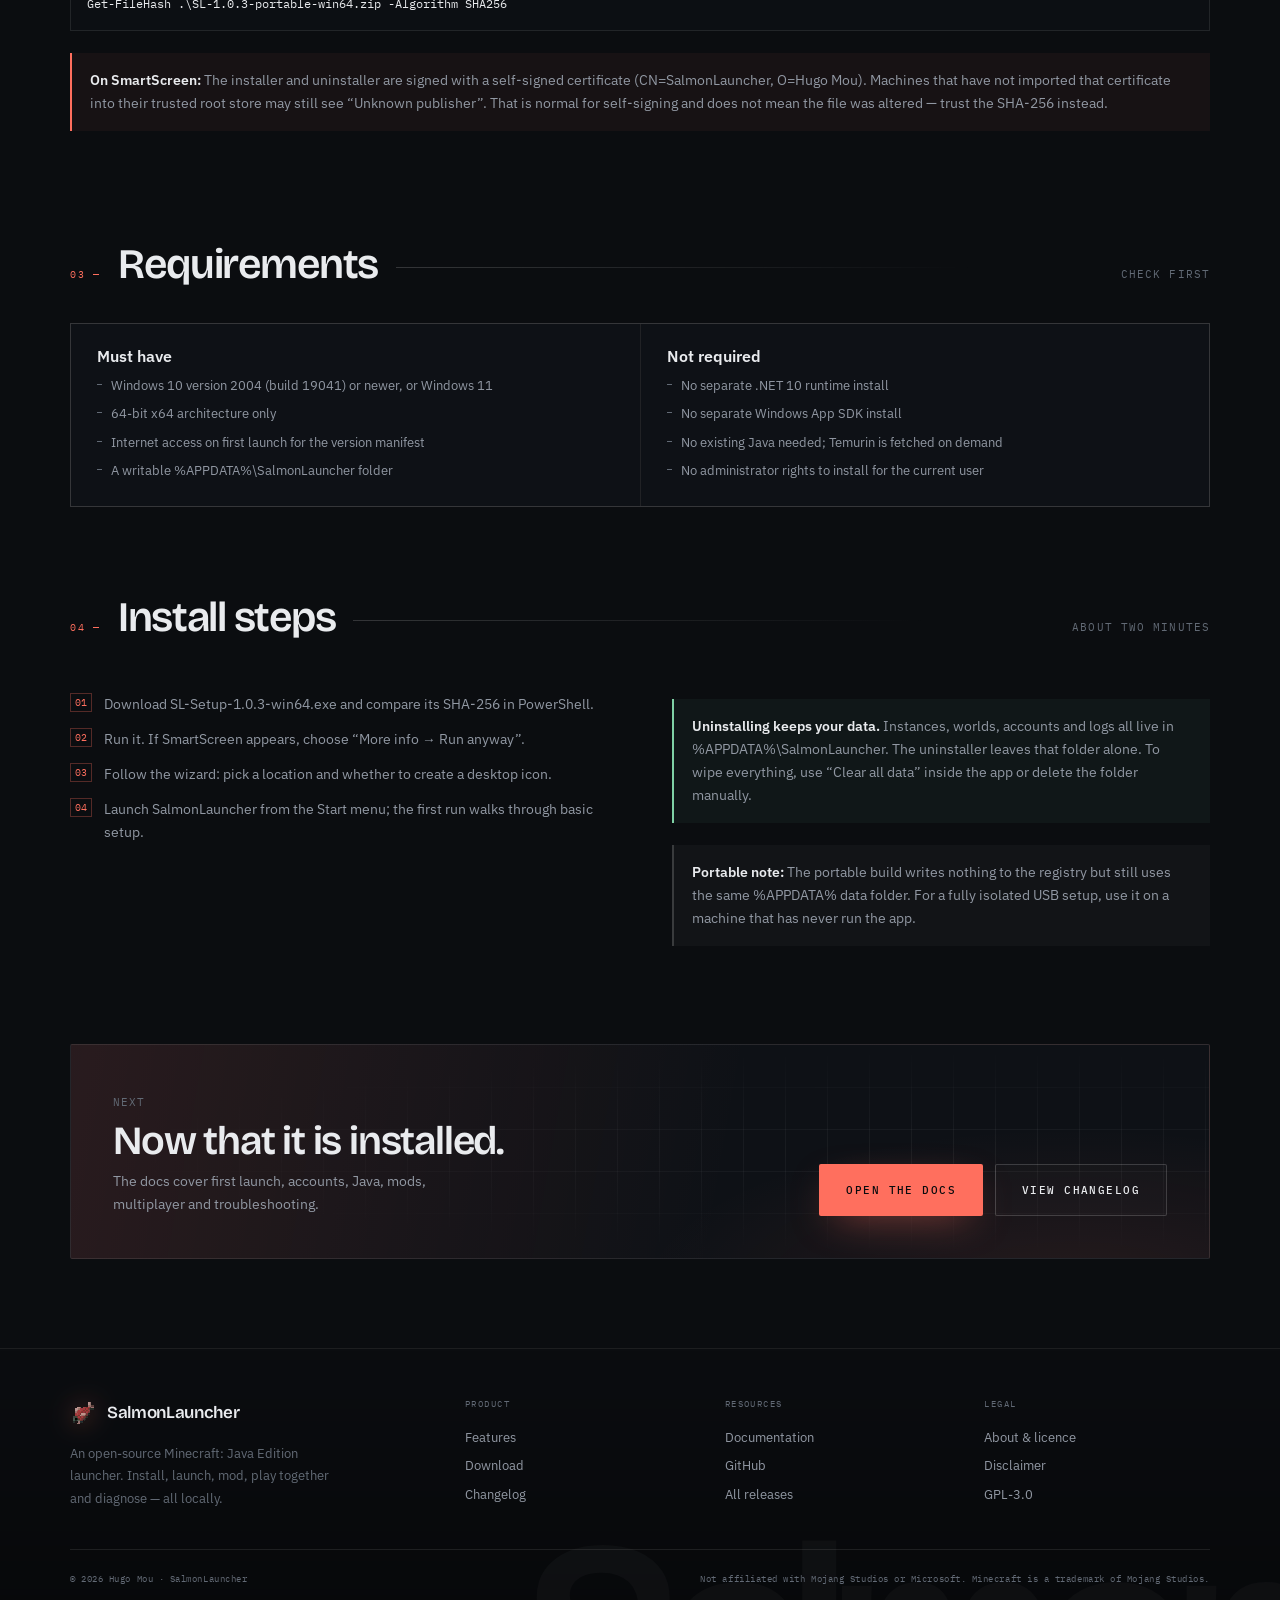
<file: web/download.html>
<!DOCTYPE html>
<html lang="en" data-lang="en">
<head>
<meta charset="utf-8">
<meta name="viewport" content="width=device-width, initial-scale=1">
<title data-zh-title="下载 — SalmonLauncher 1.0.3">Download — SalmonLauncher 1.0.3</title>
<meta name="description" data-zh-content="下载 SalmonLauncher 1.0.3：标准安装包 SL-Setup-1.0.3-win64.exe 与便携版 SL-1.0.3-portable-win64.zip，附 SHA-256 校验值与安装步骤。" content="Download SalmonLauncher 1.0.3: the SL-Setup-1.0.3-win64.exe installer or the SL-1.0.3-portable-win64.zip portable build, with SHA-256 checksums and install steps.">
<meta name="theme-color" content="#0B0D10">
<link rel="icon" href="assets/img/favicon.ico">
<script>try{if(localStorage.getItem("sl-theme")==="light")document.documentElement.dataset.theme="light"}catch(e){}</script>
<link rel="stylesheet" href="assets/css/site.css?v=20261107">
<link rel="canonical" href="https://sl.hugomou.com/download.html">
</head>
<body>
<div class="bg-grid" aria-hidden="true"></div>
<div class="bg-glow" aria-hidden="true"></div>

<header class="nav">
  <div class="wrap nav-in">
    <a class="brand" href="index.html">
      <img src="assets/img/logo.png" alt="SalmonLauncher logo">
      <span class="brand-name">SalmonLauncher</span>
      <span class="brand-slash" data-zh="启动器官网">Launcher site</span>
    </a>
    <nav class="nav-links" aria-label="Primary">
      <a href="index.html" data-zh="首页">Home</a>
      <a href="features.html" data-zh="功能">Features</a>
      <a href="download.html" aria-current="page" data-zh="下载">Download</a>
      <a href="docs.html" data-zh="文档">Docs</a>
      <a href="changelog.html" data-zh="更新日志">Changelog</a>
      <a href="about.html" data-zh="关于">About</a>
    </nav>
    <div class="nav-tools">
      <button class="theme-toggle" type="button" data-theme-toggle aria-pressed="false">
        <span class="sr-only" data-zh="切换主题">Toggle theme</span>
        <svg class="ico-sun" viewBox="0 0 24 24" fill="none" aria-hidden="true"><circle cx="12" cy="12" r="4" stroke="currentColor" stroke-width="1.4"/><path d="M12 2v2M12 20v2M2 12h2M20 12h2M4.9 4.9l1.4 1.4M17.7 17.7l1.4 1.4M19.1 4.9l-1.4 1.4M6.3 17.7l-1.4 1.4" stroke="currentColor" stroke-width="1.4"/></svg>
        <svg class="ico-moon" viewBox="0 0 24 24" fill="none" aria-hidden="true"><path d="M20.5 14.2A8.5 8.5 0 0 1 9.8 3.5a8.5 8.5 0 1 0 10.7 10.7Z" stroke="currentColor" stroke-width="1.4"/></svg>
      </button>
      <div class="lang" role="group" aria-label="Language">
        <button data-set-lang="en" aria-pressed="true">EN</button>
        <button data-set-lang="zh" aria-pressed="false">简</button>
        <button data-set-lang="zh-hant" aria-pressed="false">繁</button>
        <button data-set-lang="ja" aria-pressed="false">日</button>
      </div>
      <a class="btn btn-primary btn-sm" href="#packages" data-zh="下载 1.0.3">Get 1.0.3</a>
      <button class="burger" aria-label="Open menu" aria-expanded="false"><span></span></button>
    </div>
  </div>
  <div class="mobile-menu">
    <a href="index.html" data-zh="首页">Home</a>
    <a href="features.html" data-zh="功能">Features</a>
    <a href="download.html" data-zh="下载">Download</a>
    <a href="docs.html" data-zh="文档">Docs</a>
    <a href="changelog.html" data-zh="更新日志">Changelog</a>
    <a href="about.html" data-zh="关于">About</a>
  </div>
</header>

<main>
  <section class="wrap phead">
    <div>
      <div class="eyebrow" data-zh="下载 · Windows x64">Download · Windows x64</div>
      <h1 data-zh="拿走安装包，或者整个文件夹。">Take the installer, or the folder.</h1>
      <p class="lede" data-zh="两个包都内置 .NET 10 与 Windows App SDK 运行时。选安装包获得开始菜单入口与卸载项，选便携版则不碰注册表。">Both packages include the .NET 10 and Windows App SDK runtimes. The installer adds a Start menu entry and an uninstall entry; the portable build touches no registry keys.</p>
    </div>
    <div class="phead-aside">
      <div><b>SL</b> / DOWNLOAD</div>
      <div>WINDOWS 10 2004+</div>
      <div>X64 ONLY</div>
    </div>
  </section>

  <div class="wrap">
    <div class="release reveal">
      <span class="ver" data-sl-latest-tag>v1.0.3</span>
      <span class="badge" data-zh="最新版本">Latest</span>
      <span class="mono" data-sl-latest-date>2026-11-02</span>
      <span class="mono" data-zh="GPL-3.0-or-later">GPL-3.0-or-later</span>
      <span class="mono" data-sl-synced hidden></span>
      <a class="link-arrow" style="margin-left:auto" href="#history" data-zh="所有版本历史 →">All releases →</a>
    </div>

    <div class="dl-grid reveal" id="packages">
      <div class="dl-card rec">
        <div class="dl-top">
          <h3 data-zh="标准安装包">Installer</h3>
          <span class="badge" data-zh="推荐">Recommended</span>
        </div>
        <p class="dl-file" data-sl-asset-name="installer">SL-Setup-1.0.3-win64.exe</p>
        <p class="dl-note" data-zh="四语言安装向导（简体中文 / 繁体中文 / English / 日本語），创建开始菜单与桌面快捷方式，写入标准卸载项；不要求管理员权限即可为当前用户安装。">A four-language setup wizard (简体中文 / 繁體中文 / English / 日本語) that creates Start menu and desktop shortcuts and registers a standard uninstall entry. It can install for the current user without administrator rights.</p>
        <div class="dl-meta"><span><b data-sl-asset-size="installer">59.5 MB</b></span><span>EXE</span><span>X64</span><span data-zh="自签名">Self-signed</span></div>
        <a class="btn btn-primary" data-sl-asset-link="installer" href="downloads/v1.0.3/SL-Setup-1.0.3-win64.exe" download>
          <svg viewBox="0 0 16 16" fill="none" aria-hidden="true"><path d="M8 1v9m0 0 3.5-3.5M8 10 4.5 6.5M2 12.5h12" stroke="currentColor" stroke-width="1.4"/></svg>
          <span data-zh="下载安装包">Download installer</span>
        </a>
        <div class="hash">
          <code id="hash-setup" data-sl-asset-hash="installer">E3F26AC075C42F4422DFE0E548F8E6A80E19732A88A192B028C64B45519B1D7E</code>
          <button class="copy" data-copy="hash-setup" data-zh="复制">COPY</button>
        </div>
      </div>

      <div class="dl-card">
        <div class="dl-top">
          <h3 data-zh="便携版">Portable</h3>
          <span class="mono" data-zh="免安装">No install</span>
        </div>
        <p class="dl-file" data-sl-asset-name="portable">SL-1.0.3-portable-win64.zip</p>
        <p class="dl-note" data-zh="解压到任意可写目录，运行 SL.exe。不写注册表，适合 U 盘、共用电脑或临时测试。设置与实例仍然写入 %APPDATA%\SalmonLauncher。">Unzip anywhere writable and run SL.exe. Nothing goes into the registry, which makes it right for a USB drive, a shared PC or a quick test. Settings and instances still live in %APPDATA%\SalmonLauncher.</p>
        <div class="dl-meta"><span><b data-sl-asset-size="portable">87 MB</b></span><span>ZIP</span><span>X64</span><span data-zh="自签名">Self-signed</span></div>
        <a class="btn btn-ghost" data-sl-asset-link="portable" href="downloads/v1.0.3/SL-1.0.3-portable-win64.zip" download>
          <svg viewBox="0 0 16 16" fill="none" aria-hidden="true"><path d="M8 1v9m0 0 3.5-3.5M8 10 4.5 6.5M2 12.5h12" stroke="currentColor" stroke-width="1.4"/></svg>
          <span data-zh="下载便携版">Download portable</span>
        </a>
        <div class="hash">
          <code id="hash-portable" data-sl-asset-hash="portable">F3BF1B257FC23B677FDD459BB4F65C1AC0E9062356733925C3819F422B36E38D</code>
          <button class="copy" data-copy="hash-portable" data-zh="复制">COPY</button>
        </div>
      </div>
    </div>
    <p class="dl-foot reveal" data-zh="下载完成后建议先核对 SHA-256。安装包已镜像到本站，页面上的校验值与站内文件一致。">Verify the SHA-256 before running. Both packages are mirrored on this site, and the checksums above are computed from the mirrored files.</p>

    <section class="sec" id="history">
      <div class="sec-head reveal">
        <span class="sec-num">01 —</span>
        <h2 data-zh="历史版本">Version history</h2>
        <span class="sec-line"></span>
        <span class="mono" data-zh="全部发布">All releases</span>
      </div>
      <p class="sec-intro reveal" data-zh="版本列表与安装包由官网服务器定时从 GitHub 同步到本站，下载全程不跳转 GitHub；旧版本仍可下载，用于回退或复现问题。">Version data and packages are mirrored from GitHub Releases onto this site by the server on a schedule. Downloads stay here; older builds remain available for rollbacks or reproducing issues.</p>
      <div class="rel-list" data-sl-history>
        <div class="rel-row latest">
          <span class="rel-tag">v1.0.3</span>
          <span class="badge">Latest</span>
          <span class="rel-date">2026-11-02</span>
          <div class="rel-files">
            <a class="rel-dl" href="downloads/v1.0.3/SL-Setup-1.0.3-win64.exe" download>EXE <em>59.5 MB</em></a>
            <a class="rel-dl" href="downloads/v1.0.3/SL-1.0.3-portable-win64.zip" download>ZIP <em>87 MB</em></a>
          </div>
        </div>
        <div class="rel-row">
          <span class="rel-tag">v1.0.2</span>
          <span class="rel-date">2026-11-02</span>
          <div class="rel-files">
            <a class="rel-dl" href="downloads/v1.0.2/SL-Setup-1.0.2-win64.exe" download>EXE <em>59.5 MB</em></a>
            <a class="rel-dl" href="downloads/v1.0.2/SL-1.0.2-portable-win64.zip" download>ZIP <em>87 MB</em></a>
          </div>
        </div>
      </div>
    </section>

    <section class="sec">
      <div class="sec-head reveal">
        <span class="sec-num">02 —</span>
        <h2 data-zh="校验下载">Verify the download</h2>
        <span class="sec-line"></span>
        <span class="mono">POWERSHELL</span>
      </div>
      <div class="code reveal">
        <div class="code-head">
          <span data-zh="在 PowerShell 中核对 SHA-256">Check SHA-256 in PowerShell</span>
          <button class="copy-inline" data-copy="code-hash">COPY</button>
        </div>
        <pre id="code-hash"><span class="c"># Installer</span>
Get-FileHash .\SL-Setup-1.0.3-win64.exe -Algorithm SHA256

<span class="c"># Portable</span>
Get-FileHash .\SL-1.0.3-portable-win64.zip -Algorithm SHA256</pre>
      </div>
      <div class="note reveal">
        <b data-zh="关于 SmartScreen：">On SmartScreen:</b>
        <span data-zh="安装包与卸载程序已使用自签名证书（CN=SalmonLauncher, O=Hugo Mou）签名。没有把该证书导入受信任根存储的机器，Windows 仍可能提示“未知发布者”。这是自签名证书的正常行为，不代表文件被篡改；请以 SHA-256 校验为准。">The installer and uninstaller are signed with a self-signed certificate (CN=SalmonLauncher, O=Hugo Mou). Machines that have not imported that certificate into their trusted root store may still see “Unknown publisher”. That is normal for self-signing and does not mean the file was altered — trust the SHA-256 instead.</span>
      </div>
    </section>

    <section class="sec">
      <div class="sec-head reveal">
        <span class="sec-num">03 —</span>
        <h2 data-zh="系统要求">Requirements</h2>
        <span class="sec-line"></span>
        <span class="mono" data-zh="先确认再下载">Check first</span>
      </div>
      <div class="req-grid reveal">
        <div class="req">
          <h3 data-zh="必须满足">Must have</h3>
          <ul>
            <li data-zh="Windows 10 版本 2004（内部版本 19041）或更新，或 Windows 11">Windows 10 version 2004 (build 19041) or newer, or Windows 11</li>
            <li data-zh="仅 64 位 x64 架构">64-bit x64 architecture only</li>
            <li data-zh="首次启动需要网络读取版本清单">Internet access on first launch for the version manifest</li>
            <li data-zh="可写的 %APPDATA%\SalmonLauncher 目录">A writable %APPDATA%\SalmonLauncher folder</li>
          </ul>
        </div>
        <div class="req">
          <h3 data-zh="不需要">Not required</h3>
          <ul>
            <li data-zh="无需单独安装 .NET 10 运行时">No separate .NET 10 runtime install</li>
            <li data-zh="无需单独安装 Windows App SDK">No separate Windows App SDK install</li>
            <li data-zh="无需预先安装 Java（可按需下载 Temurin）">No existing Java needed; Temurin is fetched on demand</li>
            <li data-zh="无需管理员权限即可安装到当前用户">No administrator rights to install for the current user</li>
          </ul>
        </div>
      </div>
    </section>

    <section class="sec">
      <div class="sec-head reveal">
        <span class="sec-num">04 —</span>
        <h2 data-zh="安装步骤">Install steps</h2>
        <span class="sec-line"></span>
        <span class="mono" data-zh="约两分钟">About two minutes</span>
      </div>
      <div class="two-col reveal">
        <div class="doc-body" style="padding:0">
          <ol class="steps">
            <li data-zh="下载 SL-Setup-1.0.3-win64.exe，并在 PowerShell 中核对 SHA-256。">Download SL-Setup-1.0.3-win64.exe and compare its SHA-256 in PowerShell.</li>
            <li data-zh="双击运行。若出现 SmartScreen 提示，选择“更多信息 → 仍要运行”。">Run it. If SmartScreen appears, choose “More info → Run anyway”.</li>
            <li data-zh="按向导选择安装位置与是否创建桌面图标，完成安装。">Follow the wizard: pick a location and whether to create a desktop icon.</li>
            <li data-zh="从开始菜单启动 SalmonLauncher，首次打开会引导完成基础设置。">Launch SalmonLauncher from the Start menu; the first run walks through basic setup.</li>
          </ol>
        </div>
        <div>
          <div class="note green">
            <b data-zh="卸载不会删档。">Uninstalling keeps your data.</b>
            <span data-zh="实例、存档、账户与日志都在 %APPDATA%\SalmonLauncher。卸载程序不会删除这个目录；要彻底清空，请在应用内使用“清除全部数据”，或手动删除该目录。">Instances, worlds, accounts and logs all live in %APPDATA%\SalmonLauncher. The uninstaller leaves that folder alone. To wipe everything, use “Clear all data” inside the app or delete the folder manually.</span>
          </div>
          <div class="note plain">
            <b data-zh="便携版注意：">Portable note:</b>
            <span data-zh="便携版虽然不写注册表，但仍使用同一个 %APPDATA% 数据目录。若要在 U 盘上完全隔离，请在一台没有安装过本应用的机器上使用。">The portable build writes nothing to the registry but still uses the same %APPDATA% data folder. For a fully isolated USB setup, use it on a machine that has never run the app.</span>
          </div>
        </div>
      </div>
    </section>

    <section class="cta-band reveal">
      <div>
        <span class="mono" data-zh="下一步">Next</span>
        <h2 data-zh="装完之后，看看怎么用。">Now that it is installed.</h2>
        <p data-zh="文档覆盖首次启动、账户、Java、模组、联机与常见问题。">The docs cover first launch, accounts, Java, mods, multiplayer and troubleshooting.</p>
      </div>
      <div class="btn-row">
        <a class="btn btn-primary btn-lg" href="docs.html" data-zh="打开文档">Open the docs</a>
        <a class="btn btn-ghost btn-lg" href="changelog.html" data-zh="查看更新日志">View changelog</a>
      </div>
    </section>
  </div>
</main>

<footer class="footer">
  <div class="wrap">
    <div class="foot-grid">
      <div class="foot-brand">
        <a class="brand" href="index.html">
          <img src="assets/img/logo.png" alt="">
          <span class="brand-name">SalmonLauncher</span>
        </a>
        <p data-zh="一个开源的 Minecraft Java 版启动器：安装、启动、模组、联机、诊断，全部本地完成。">An open-source Minecraft: Java Edition launcher. Install, launch, mod, play together and diagnose — all locally.</p>
      </div>
      <div class="foot-col">
        <h4 data-zh="产品">Product</h4>
        <a href="features.html" data-zh="功能">Features</a>
        <a href="download.html" data-zh="下载">Download</a>
        <a href="changelog.html" data-zh="更新日志">Changelog</a>
      </div>
      <div class="foot-col">
        <h4 data-zh="资源">Resources</h4>
        <a href="docs.html" data-zh="文档">Documentation</a>
        <a href="https://github.com/HugoMou/salmonlauncher" target="_blank" rel="noopener">GitHub</a>
        <a href="#history" data-zh="所有版本">All releases</a>
      </div>
      <div class="foot-col">
        <h4 data-zh="法律">Legal</h4>
        <a href="about.html" data-zh="关于与许可">About &amp; licence</a>
        <a href="about.html#disclaimer" data-zh="免责声明">Disclaimer</a>
        <a href="https://www.gnu.org/licenses/gpl-3.0.html" target="_blank" rel="noopener">GPL-3.0</a>
      </div>
    </div>
    <div class="foot-base">
      <span>© <span data-year>2026</span> Hugo Mou · SalmonLauncher</span>
      <span data-zh="非 Mojang Studios 或 Microsoft 官方产品。Minecraft 为 Mojang Studios 商标。">Not affiliated with Mojang Studios or Microsoft. Minecraft is a trademark of Mojang Studios.</span>
    </div>
  </div>
</footer>

<script src="assets/js/i18n.js?v=20261107"></script>
<script src="assets/js/site.js?v=20261107"></script>
<script src="assets/js/releases.js?v=20261107"></script>
</body>
</html>
</file>
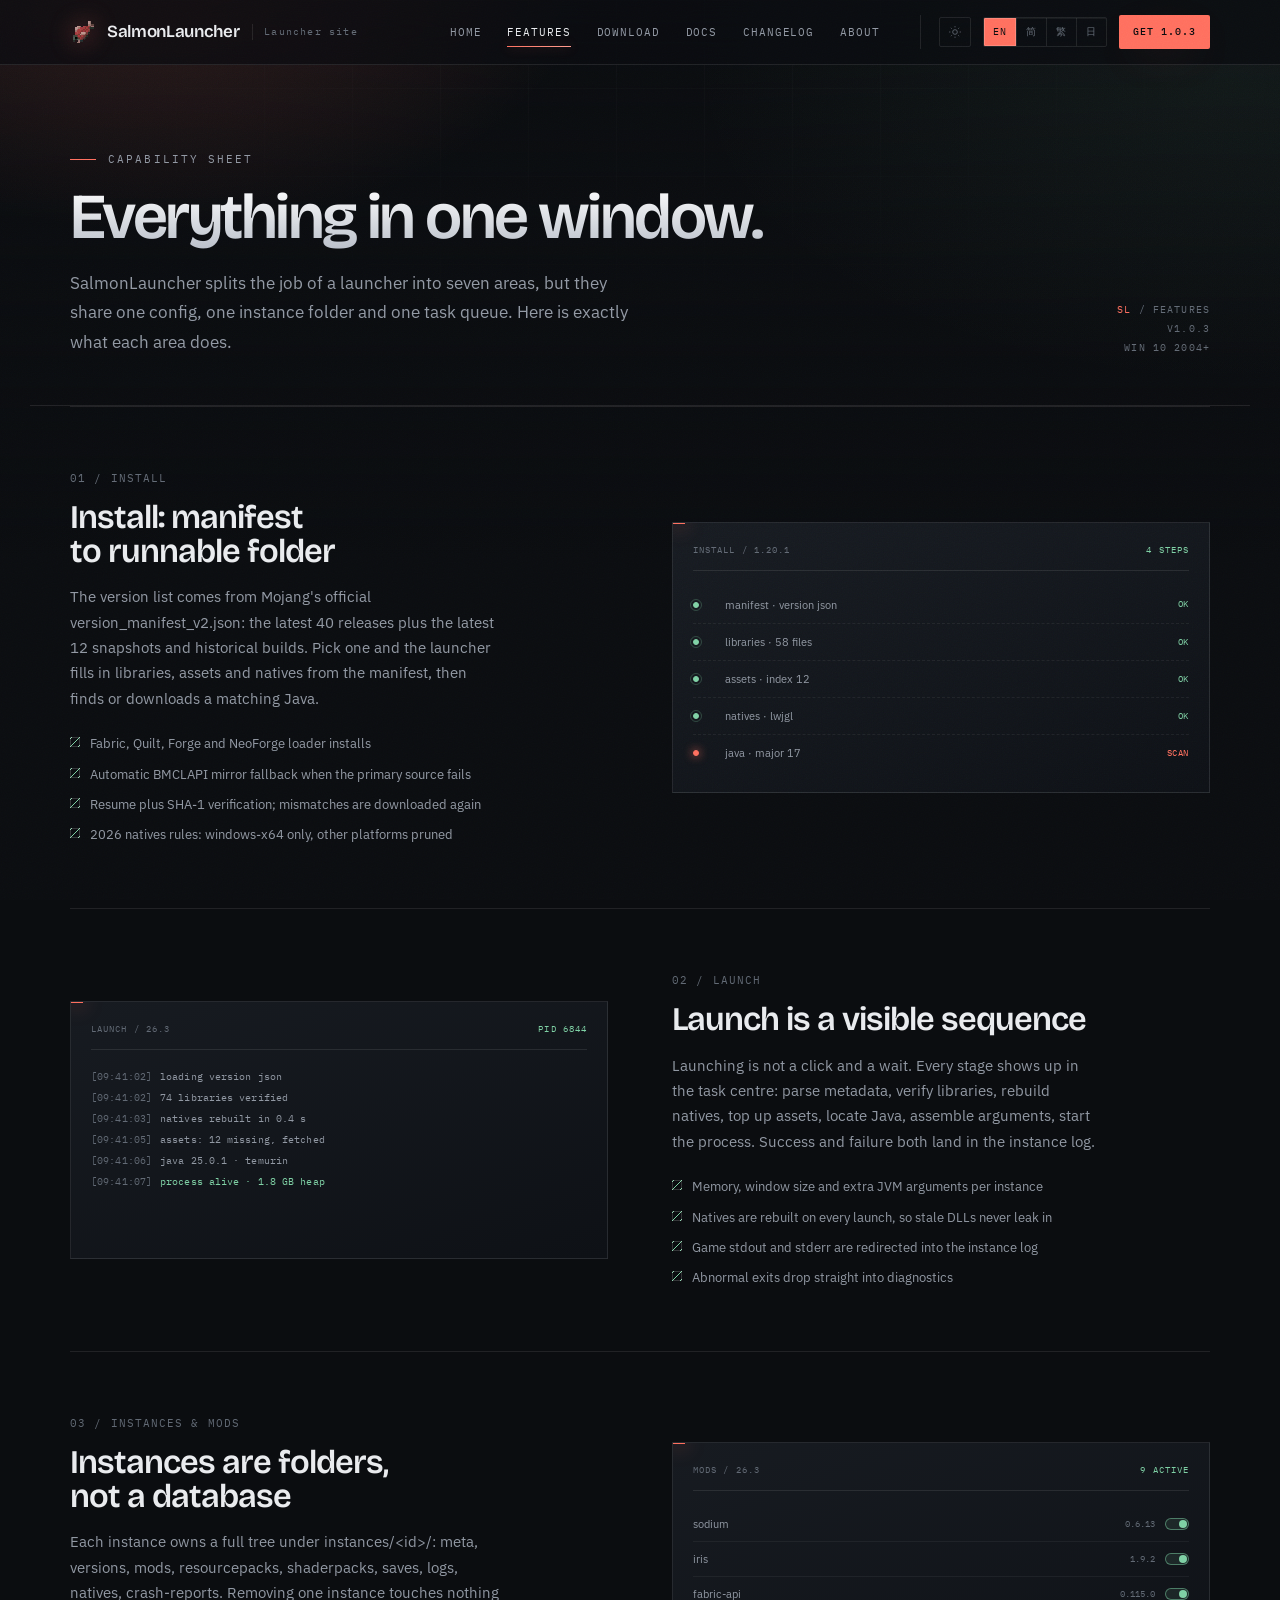
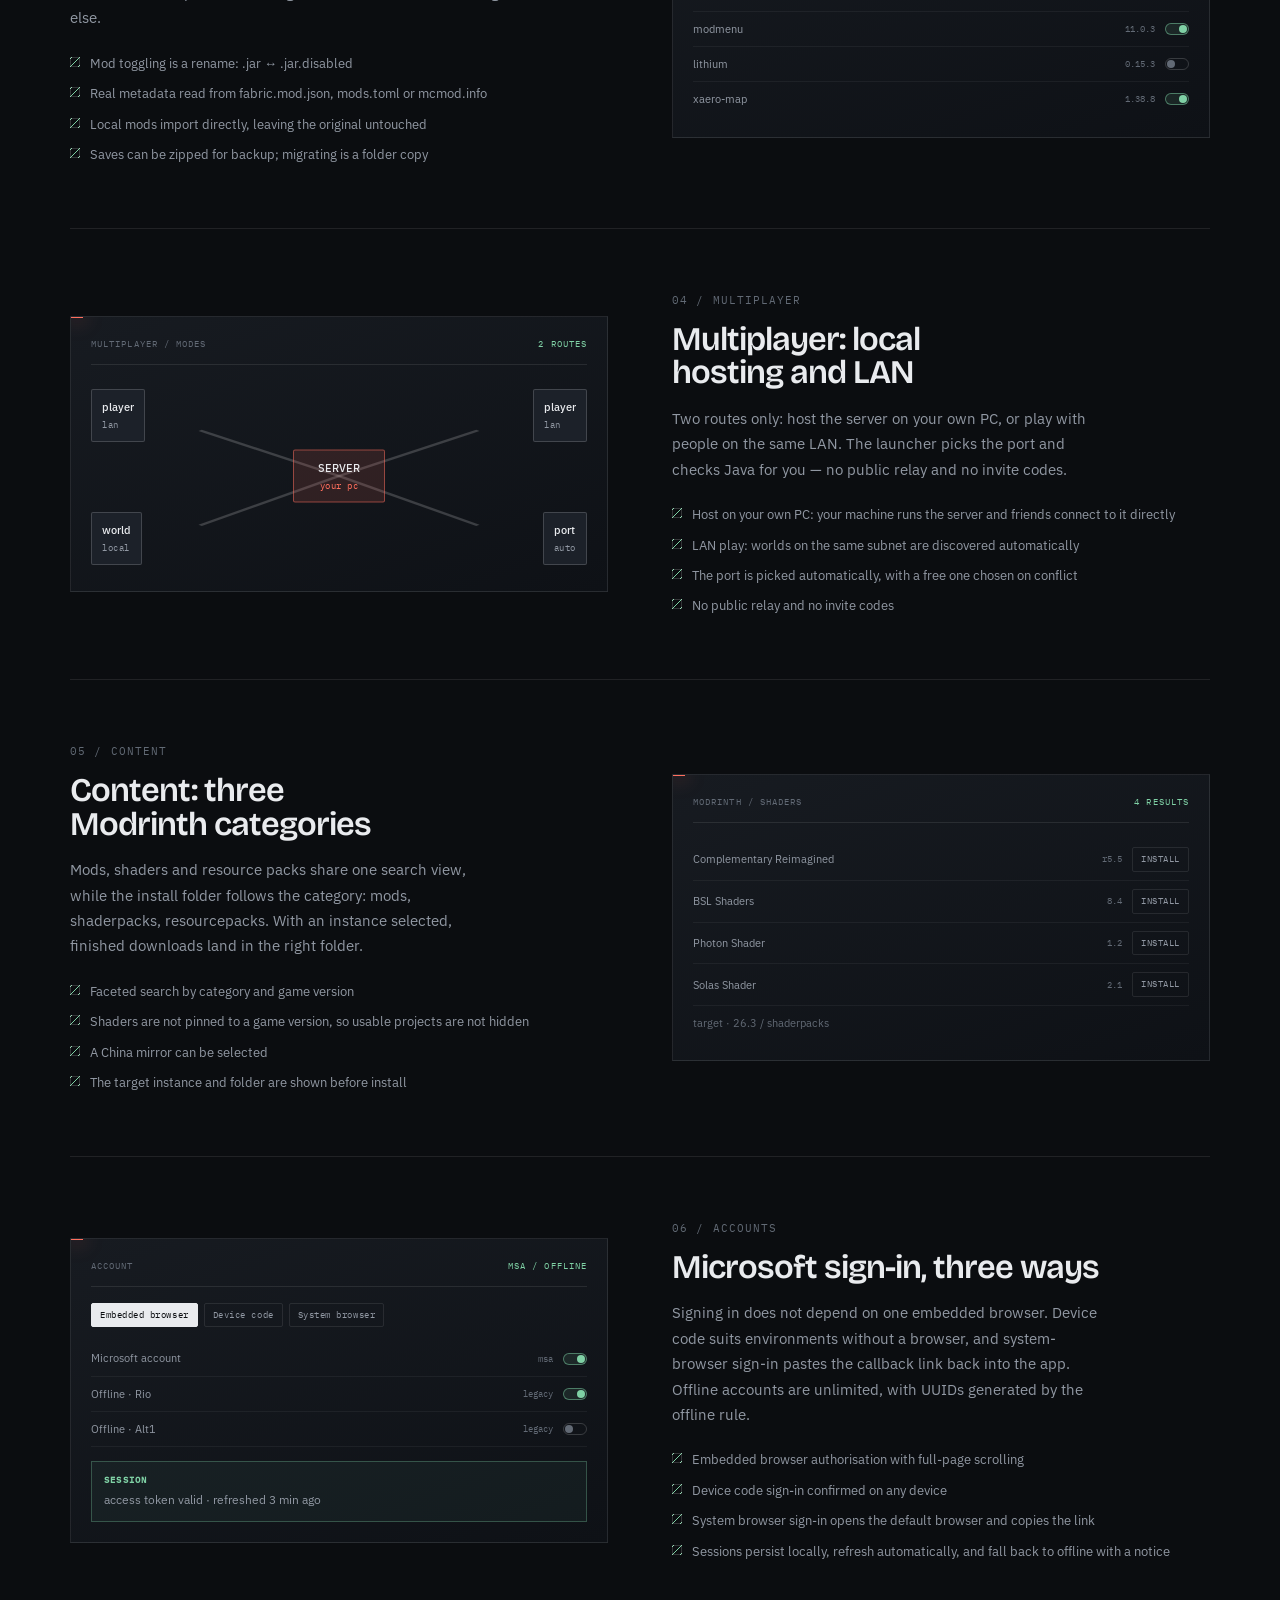
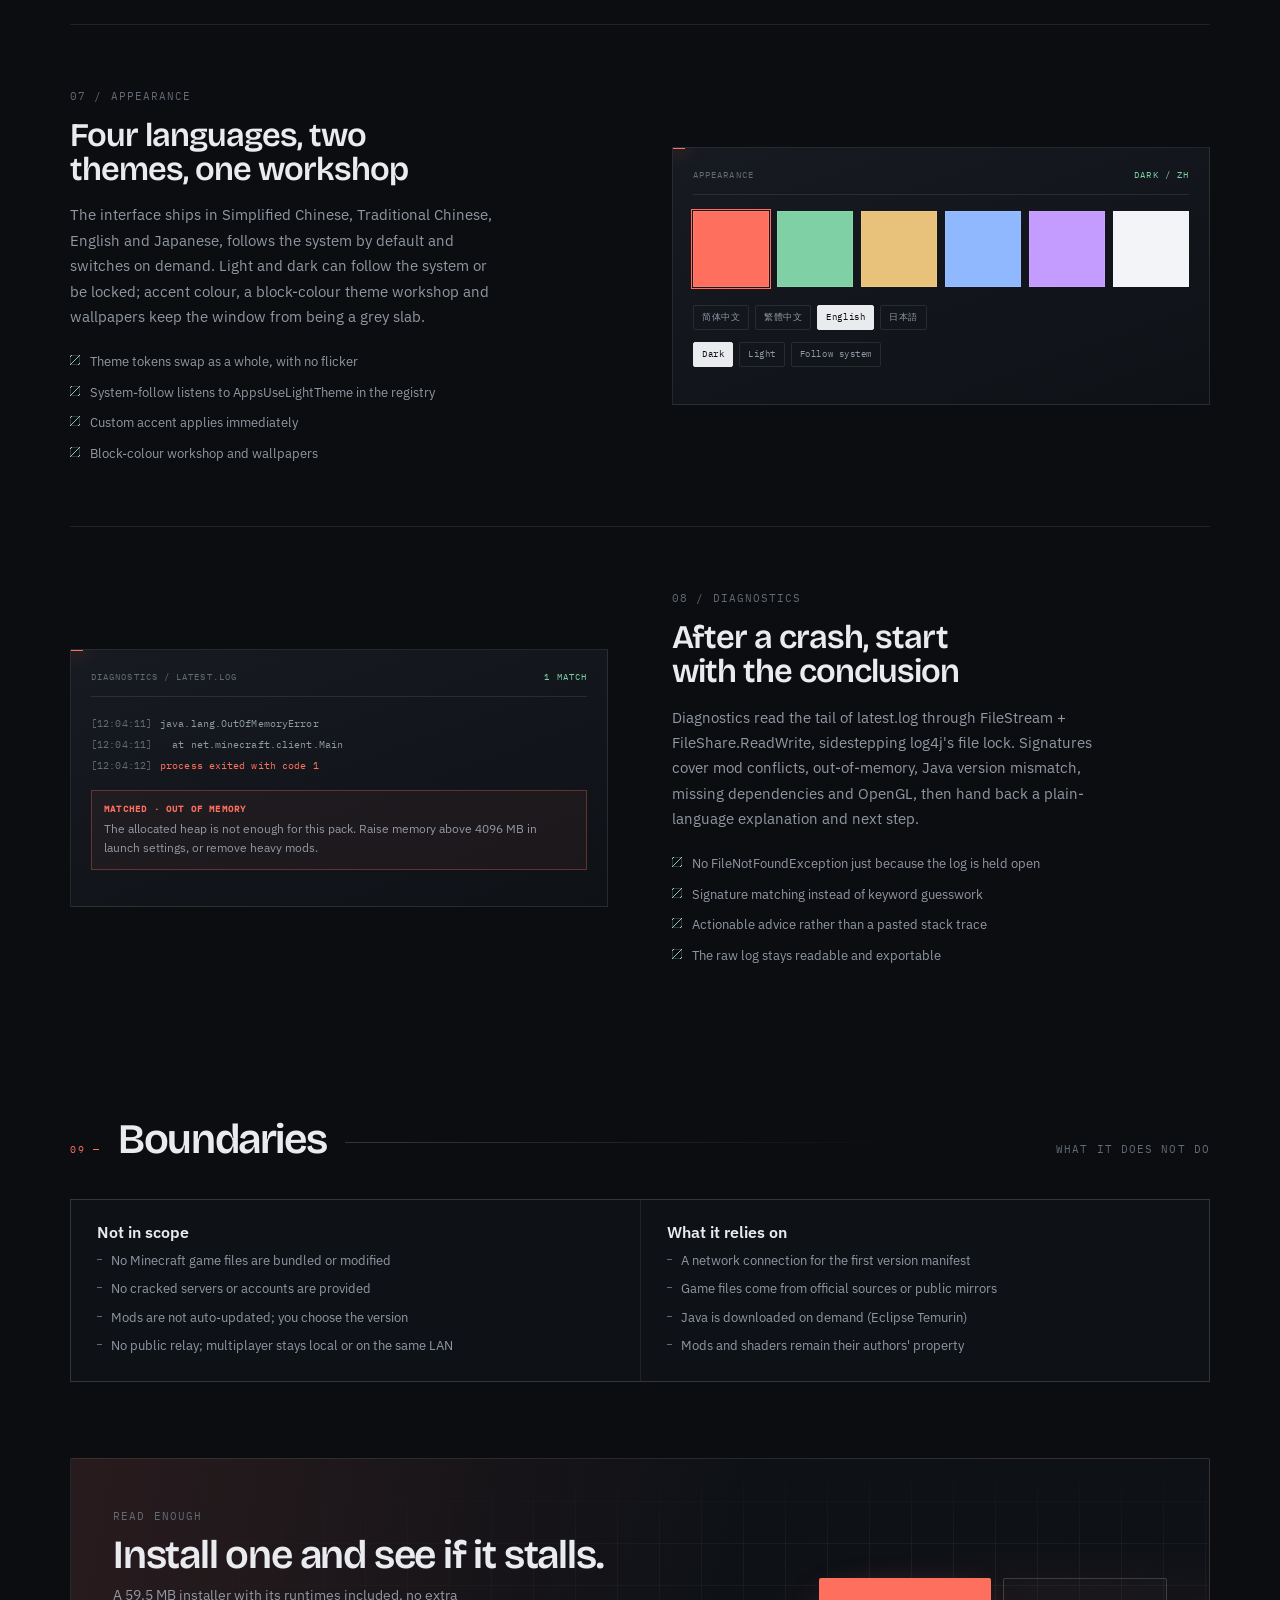
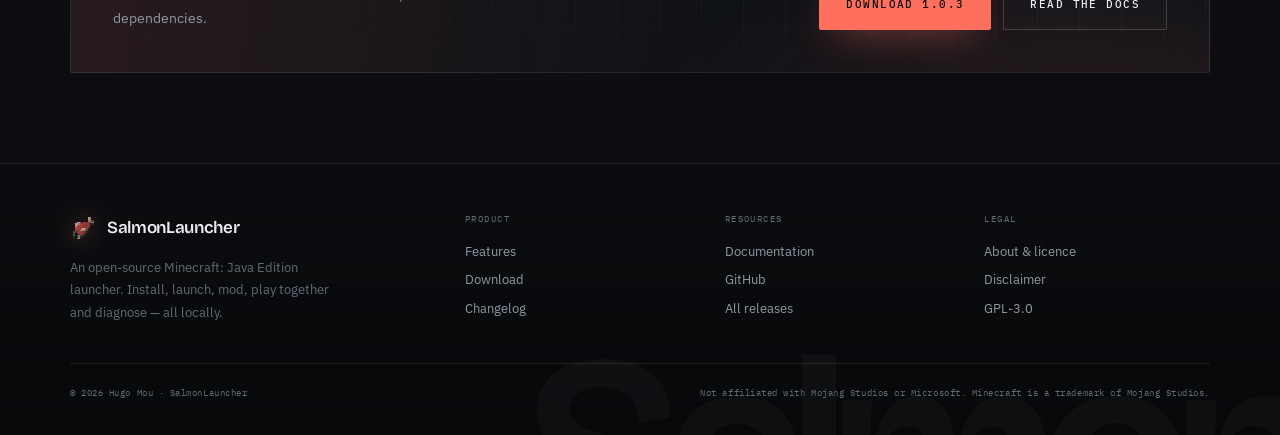
<file: web/features.html>
<!DOCTYPE html>
<html lang="en" data-lang="en">
<head>
<meta charset="utf-8">
<meta name="viewport" content="width=device-width, initial-scale=1">
<title data-zh-title="功能 — SalmonLauncher">Features — SalmonLauncher</title>
<meta name="description" data-zh-content="SalmonLauncher 功能详解：版本安装、启动流水线、实例与模组、本机开服与局域网联机、Modrinth 内容、账户、外观与崩溃诊断。" content="What SalmonLauncher does: version installs, the launch pipeline, instances and mods, local hosting and LAN multiplayer, Modrinth content, accounts, appearance and crash diagnostics.">
<meta name="theme-color" content="#0B0D10">
<link rel="icon" href="assets/img/favicon.ico">
<script>try{if(localStorage.getItem("sl-theme")==="light")document.documentElement.dataset.theme="light"}catch(e){}</script>
<link rel="stylesheet" href="assets/css/site.css?v=20261107">
<link rel="canonical" href="https://sl.hugomou.com/features.html">
</head>
<body>
<div class="bg-grid" aria-hidden="true"></div>
<div class="bg-glow" aria-hidden="true"></div>

<header class="nav">
  <div class="wrap nav-in">
    <a class="brand" href="index.html">
      <img src="assets/img/logo.png" alt="SalmonLauncher logo">
      <span class="brand-name">SalmonLauncher</span>
      <span class="brand-slash" data-zh="启动器官网">Launcher site</span>
    </a>
    <nav class="nav-links" aria-label="Primary">
      <a href="index.html" data-zh="首页">Home</a>
      <a href="features.html" aria-current="page" data-zh="功能">Features</a>
      <a href="download.html" data-zh="下载">Download</a>
      <a href="docs.html" data-zh="文档">Docs</a>
      <a href="changelog.html" data-zh="更新日志">Changelog</a>
      <a href="about.html" data-zh="关于">About</a>
    </nav>
    <div class="nav-tools">
      <button class="theme-toggle" type="button" data-theme-toggle aria-pressed="false">
        <span class="sr-only" data-zh="切换主题">Toggle theme</span>
        <svg class="ico-sun" viewBox="0 0 24 24" fill="none" aria-hidden="true"><circle cx="12" cy="12" r="4" stroke="currentColor" stroke-width="1.4"/><path d="M12 2v2M12 20v2M2 12h2M20 12h2M4.9 4.9l1.4 1.4M17.7 17.7l1.4 1.4M19.1 4.9l-1.4 1.4M6.3 17.7l-1.4 1.4" stroke="currentColor" stroke-width="1.4"/></svg>
        <svg class="ico-moon" viewBox="0 0 24 24" fill="none" aria-hidden="true"><path d="M20.5 14.2A8.5 8.5 0 0 1 9.8 3.5a8.5 8.5 0 1 0 10.7 10.7Z" stroke="currentColor" stroke-width="1.4"/></svg>
      </button>
      <div class="lang" role="group" aria-label="Language">
        <button data-set-lang="en" aria-pressed="true">EN</button>
        <button data-set-lang="zh" aria-pressed="false">简</button>
        <button data-set-lang="zh-hant" aria-pressed="false">繁</button>
        <button data-set-lang="ja" aria-pressed="false">日</button>
      </div>
      <a class="btn btn-primary btn-sm" href="download.html" data-zh="下载 1.0.3">Get 1.0.3</a>
      <button class="burger" aria-label="Open menu" aria-expanded="false"><span></span></button>
    </div>
  </div>
  <div class="mobile-menu">
    <a href="index.html" data-zh="首页">Home</a>
    <a href="features.html" data-zh="功能">Features</a>
    <a href="download.html" data-zh="下载">Download</a>
    <a href="docs.html" data-zh="文档">Docs</a>
    <a href="changelog.html" data-zh="更新日志">Changelog</a>
    <a href="about.html" data-zh="关于">About</a>
  </div>
</header>

<main>
  <section class="wrap phead">
    <div>
      <div class="eyebrow" data-zh="功能清单">Capability sheet</div>
      <h1 data-zh="所有东西都在同一个窗口里。">Everything in one window.</h1>
      <p class="lede" data-zh="SalmonLauncher 把启动器该做的事情拆成七个区域，但它们共享同一份配置、同一个实例目录和同一套任务队列。下面是每个区域具体能做什么。">SalmonLauncher splits the job of a launcher into seven areas, but they share one config, one instance folder and one task queue. Here is exactly what each area does.</p>
    </div>
    <div class="phead-aside">
      <div><b>SL</b> / FEATURES</div>
      <div>v1.0.3</div>
      <div>WIN 10 2004+</div>
    </div>
  </section>

  <div class="wrap">
    <div class="feature reveal">
      <div class="feature-copy">
        <span class="mono">01 / INSTALL</span>
        <h2 data-zh="版本安装：从清单到可运行目录">Install: manifest to runnable folder</h2>
        <p data-zh="版本列表来自 Mojang 官方 version_manifest_v2.json：默认显示最新 40 个正式版与最新 12 个快照/历史版本。选中版本后，启动器按清单补齐库、资源与 natives，并自动定位或下载合适的 Java。">The version list comes from Mojang's official version_manifest_v2.json: the latest 40 releases plus the latest 12 snapshots and historical builds. Pick one and the launcher fills in libraries, assets and natives from the manifest, then finds or downloads a matching Java.</p>
        <ul class="checks">
          <li data-zh="Fabric / Quilt / Forge / NeoForge 加载器安装">Fabric, Quilt, Forge and NeoForge loader installs</li>
          <li data-zh="主源失败自动切换 BMCLAPI 镜像">Automatic BMCLAPI mirror fallback when the primary source fails</li>
          <li data-zh="断点续传与 SHA-1 终验，失败即重下">Resume plus SHA-1 verification; mismatches are downloaded again</li>
          <li data-zh="2026 版 natives 规则：只取 windows-x64，剔除其他平台">2026 natives rules: windows-x64 only, other platforms pruned</li>
        </ul>
      </div>
      <div class="feature-visual">
        <div class="viz">
          <div class="viz-head"><span>install / 1.20.1</span><b>4 STEPS</b></div>
          <div class="pipe">
            <div class="pipe-row done"><span class="pipe-dot"></span><span>manifest · version json</span><span>OK</span></div>
            <div class="pipe-row done"><span class="pipe-dot"></span><span>libraries · 58 files</span><span>OK</span></div>
            <div class="pipe-row done"><span class="pipe-dot"></span><span>assets · index 12</span><span>OK</span></div>
            <div class="pipe-row done"><span class="pipe-dot"></span><span>natives · lwjgl</span><span>OK</span></div>
            <div class="pipe-row now"><span class="pipe-dot"></span><span>java · major 17</span><span>SCAN</span></div>
          </div>
        </div>
      </div>
    </div>

    <div class="feature rev reveal">
      <div class="feature-copy">
        <span class="mono">02 / LAUNCH</span>
        <h2 data-zh="启动是一串能被看见的步骤">Launch is a visible sequence</h2>
        <p data-zh="启动不是“点一下然后等”。每个阶段都会出现在任务中心：解析元数据、校验库、重建 natives、差量补齐资源、定位 Java、组装参数、拉起进程。成功或失败都写进实例日志。">Launching is not a click and a wait. Every stage shows up in the task centre: parse metadata, verify libraries, rebuild natives, top up assets, locate Java, assemble arguments, start the process. Success and failure both land in the instance log.</p>
        <ul class="checks">
          <li data-zh="内存、窗口尺寸、额外 JVM 参数可按实例设置">Memory, window size and extra JVM arguments per instance</li>
          <li data-zh="每次启动全量重建 natives，避免旧 DLL 混入">Natives are rebuilt on every launch, so stale DLLs never leak in</li>
          <li data-zh="游戏 stdout / stderr 重定向到实例日志">Game stdout and stderr are redirected into the instance log</li>
          <li data-zh="异常退出自动进入崩溃诊断">Abnormal exits drop straight into diagnostics</li>
        </ul>
      </div>
      <div class="feature-visual">
        <div class="viz">
          <div class="viz-head"><span>launch / 26.3</span><b>PID 6844</b></div>
          <div class="loglines">
            <div><span class="t">[09:41:02]</span>loading version json</div>
            <div><span class="t">[09:41:02]</span>74 libraries verified</div>
            <div><span class="t">[09:41:03]</span>natives rebuilt in 0.4 s</div>
            <div><span class="t">[09:41:05]</span>assets: 12 missing, fetched</div>
            <div><span class="t">[09:41:06]</span>java 25.0.1 · temurin</div>
            <div class="ok"><span class="t">[09:41:07]</span>process alive · 1.8 GB heap</div>
          </div>
        </div>
      </div>
    </div>

    <div class="feature reveal">
      <div class="feature-copy">
        <span class="mono">03 / INSTANCES &amp; MODS</span>
        <h2 data-zh="实例是文件夹，不是数据库">Instances are folders, not a database</h2>
        <p data-zh="每个实例在 instances/&lt;id&gt;/ 下有自己的一整套目录：meta、versions、mods、resourcepacks、shaderpacks、saves、logs、natives、crash-reports。删掉一个实例，不会影响其他实例。">Each instance owns a full tree under instances/&lt;id&gt;/: meta, versions, mods, resourcepacks, shaderpacks, saves, logs, natives, crash-reports. Removing one instance touches nothing else.</p>
        <ul class="checks">
          <li data-zh="模组启停通过 .jar ↔ .jar.disabled 改名完成">Mod toggling is a rename: .jar ↔ .jar.disabled</li>
          <li data-zh="读取 fabric.mod.json / mods.toml / mcmod.info 获取真实元数据">Real metadata read from fabric.mod.json, mods.toml or mcmod.info</li>
          <li data-zh="本地模组可直接导入，不改动原文件">Local mods import directly, leaving the original untouched</li>
          <li data-zh="存档可打包备份，迁移时整目录复制即可">Saves can be zipped for backup; migrating is a folder copy</li>
        </ul>
      </div>
      <div class="feature-visual">
        <div class="viz">
          <div class="viz-head"><span>mods / 26.3</span><b>9 ACTIVE</b></div>
          <div class="modrow"><span class="mod-name">sodium</span><span class="mod-ver">0.6.13</span><span class="switch on"></span></div>
          <div class="modrow"><span class="mod-name">iris</span><span class="mod-ver">1.9.2</span><span class="switch on"></span></div>
          <div class="modrow"><span class="mod-name">fabric-api</span><span class="mod-ver">0.115.0</span><span class="switch on"></span></div>
          <div class="modrow"><span class="mod-name">modmenu</span><span class="mod-ver">11.0.3</span><span class="switch on"></span></div>
          <div class="modrow"><span class="mod-name">lithium</span><span class="mod-ver">0.15.3</span><span class="switch"></span></div>
          <div class="modrow"><span class="mod-name">xaero-map</span><span class="mod-ver">1.38.8</span><span class="switch on"></span></div>
        </div>
      </div>
    </div>

    <div class="feature rev reveal">
      <div class="feature-copy">
        <span class="mono">04 / MULTIPLAYER</span>
        <h2 data-zh="联机：本机开服与局域网">Multiplayer: local hosting and LAN</h2>
        <p data-zh="只提供两种联机方式：在自己的电脑上开服，或与同一局域网内的玩家直接联机。启动器负责挑选端口与检查 Java，不需要公网中继，也不需要邀请码。">Two routes only: host the server on your own PC, or play with people on the same LAN. The launcher picks the port and checks Java for you — no public relay and no invite codes.</p>
        <ul class="checks">
          <li data-zh="本机开服：用你自己的电脑作为服务端，朋友直接连到这台机器">Host on your own PC: your machine runs the server and friends connect to it directly</li>
          <li data-zh="局域网联机：同一网段内自动发现可加入的世界">LAN play: worlds on the same subnet are discovered automatically</li>
          <li data-zh="端口自动挑选，冲突时自动换到下一个可用端口">The port is picked automatically, with a free one chosen on conflict</li>
          <li data-zh="不提供公网中继，也不生成邀请码">No public relay and no invite codes</li>
        </ul>
      </div>
      <div class="feature-visual">
        <div class="viz">
          <div class="viz-head"><span>multiplayer / modes</span><b>2 ROUTES</b></div>
          <div class="relay">
            <svg viewBox="0 0 100 100" preserveAspectRatio="none" aria-hidden="true">
              <line x1="22" y1="26" x2="50" y2="50" stroke="rgba(255,255,255,.18)"/>
              <line x1="78" y1="26" x2="50" y2="50" stroke="rgba(255,255,255,.18)"/>
              <line x1="22" y1="76" x2="50" y2="50" stroke="rgba(255,255,255,.18)"/>
              <line x1="78" y1="76" x2="50" y2="50" stroke="rgba(255,255,255,.18)"/>
            </svg>
            <div class="relay-node n1"><b>player</b>lan</div>
            <div class="relay-node n2"><b>player</b>lan</div>
            <div class="relay-node n3"><b>world</b>local</div>
            <div class="relay-node n4"><b>port</b>auto</div>
            <div class="relay-node hub"><b>SERVER</b>your pc</div>
          </div>
        </div>
      </div>
    </div>

    <div class="feature reveal">
      <div class="feature-copy">
        <span class="mono">05 / CONTENT</span>
        <h2 data-zh="内容目录：Modrinth 三分类">Content: three Modrinth categories</h2>
        <p data-zh="模组、光影、资源包共用同一套搜索视图，但安装目录按分类自动决定：mods、shaderpacks、resourcepacks。选中实例后，下载完成的文件会直接落到对应文件夹。">Mods, shaders and resource packs share one search view, while the install folder follows the category: mods, shaderpacks, resourcepacks. With an instance selected, finished downloads land in the right folder.</p>
        <ul class="checks">
          <li data-zh="按分类与游戏版本筛选，支持分面查询">Faceted search by category and game version</li>
          <li data-zh="光影不强制绑定游戏版本，避免漏掉可用项目">Shaders are not pinned to a game version, so usable projects are not hidden</li>
          <li data-zh="国内可切换到镜像源">A China mirror can be selected</li>
          <li data-zh="安装前显示目标实例与目录">The target instance and folder are shown before install</li>
        </ul>
      </div>
      <div class="feature-visual">
        <div class="viz">
          <div class="viz-head"><span>modrinth / shaders</span><b>4 RESULTS</b></div>
          <div class="modrow"><span class="mod-name">Complementary Reimagined</span><span class="mod-ver">r5.5</span><span class="chip">INSTALL</span></div>
          <div class="modrow"><span class="mod-name">BSL Shaders</span><span class="mod-ver">8.4</span><span class="chip">INSTALL</span></div>
          <div class="modrow"><span class="mod-name">Photon Shader</span><span class="mod-ver">1.2</span><span class="chip">INSTALL</span></div>
          <div class="modrow"><span class="mod-name">Solas Shader</span><span class="mod-ver">2.1</span><span class="chip">INSTALL</span></div>
          <div class="modrow"><span class="mod-name dim">target · 26.3 / shaderpacks</span><span class="mod-ver"></span></div>
        </div>
      </div>
    </div>

    <div class="feature rev reveal">
      <div class="feature-copy">
        <span class="mono">06 / ACCOUNTS</span>
        <h2 data-zh="微软登录，三种方式">Microsoft sign-in, three ways</h2>
        <p data-zh="正版登录不是只有内置浏览器一条路。设备码适合没有浏览器的环境，系统浏览器登录会在完成后把回跳链接粘回应用。离线账户数量不限，UUID 按离线规则生成。">Signing in does not depend on one embedded browser. Device code suits environments without a browser, and system-browser sign-in pastes the callback link back into the app. Offline accounts are unlimited, with UUIDs generated by the offline rule.</p>
        <ul class="checks">
          <li data-zh="内置浏览器授权，支持滚动查看完整登录页">Embedded browser authorisation with full-page scrolling</li>
          <li data-zh="设备码登录：照提示在任意设备确认">Device code sign-in confirmed on any device</li>
          <li data-zh="系统浏览器登录：自动打开默认浏览器并复制链接">System browser sign-in opens the default browser and copies the link</li>
          <li data-zh="会话本地持久化，过期自动续签，失败退回离线并提示">Sessions persist locally, refresh automatically, and fall back to offline with a notice</li>
        </ul>
      </div>
      <div class="feature-visual">
        <div class="viz">
          <div class="viz-head"><span>account</span><b>MSA / OFFLINE</b></div>
          <div class="chip-row" style="margin-bottom:14px">
            <span class="chip on">Embedded browser</span>
            <span class="chip">Device code</span>
            <span class="chip">System browser</span>
          </div>
          <div class="modrow"><span class="mod-name">Microsoft account</span><span class="mod-ver">msa</span><span class="switch on"></span></div>
          <div class="modrow"><span class="mod-name">Offline · Rio</span><span class="mod-ver">legacy</span><span class="switch on"></span></div>
          <div class="modrow"><span class="mod-name">Offline · Alt1</span><span class="mod-ver">legacy</span><span class="switch"></span></div>
          <div class="diag-box" style="border-color:rgba(127,209,165,.3);background:rgba(127,209,165,.05)">
            <b style="color:var(--green)">SESSION</b>
            <span>access token valid · refreshed 3 min ago</span>
          </div>
        </div>
      </div>
    </div>

    <div class="feature reveal">
      <div class="feature-copy">
        <span class="mono">07 / APPEARANCE</span>
        <h2 data-zh="四语言、明暗主题、方块主题工坊">Four languages, two themes, one workshop</h2>
        <p data-zh="界面支持简体中文、繁体中文、英文、日文，默认跟随系统，也可随时切换。明暗主题可跟随系统，也能手动锁定；主色调、方块主题工坊与壁纸让窗口不只是一块灰色面板。">The interface ships in Simplified Chinese, Traditional Chinese, English and Japanese, follows the system by default and switches on demand. Light and dark can follow the system or be locked; accent colour, a block-colour theme workshop and wallpapers keep the window from being a grey slab.</p>
        <ul class="checks">
          <li data-zh="主题令牌整体替换，切换无闪烁">Theme tokens swap as a whole, with no flicker</li>
          <li data-zh="跟随系统时监听注册表 AppsUseLightTheme">System-follow listens to AppsUseLightTheme in the registry</li>
          <li data-zh="自定义强调色即时应用">Custom accent applies immediately</li>
          <li data-zh="方块配色工坊与壁纸">Block-colour workshop and wallpapers</li>
        </ul>
      </div>
      <div class="feature-visual">
        <div class="viz">
          <div class="viz-head"><span>appearance</span><b>DARK / ZH</b></div>
          <div class="theme-swatches">
            <span class="swatch on" style="--c:#ff6f5e"></span>
            <span class="swatch" style="--c:#7fd1a5"></span>
            <span class="swatch" style="--c:#e8c27a"></span>
            <span class="swatch" style="--c:#8fb8ff"></span>
            <span class="swatch" style="--c:#c49bff"></span>
            <span class="swatch" style="--c:#f2f4f7"></span>
          </div>
          <div class="chip-row" style="margin-bottom:12px">
            <span class="chip">简体中文</span>
            <span class="chip">繁體中文</span>
            <span class="chip on">English</span>
            <span class="chip">日本語</span>
          </div>
          <div class="chip-row">
            <span class="chip on">Dark</span>
            <span class="chip">Light</span>
            <span class="chip">Follow system</span>
          </div>
        </div>
      </div>
    </div>

    <div class="feature rev reveal">
      <div class="feature-copy">
        <span class="mono">08 / DIAGNOSTICS</span>
        <h2 data-zh="崩溃之后，先给结论">After a crash, start with the conclusion</h2>
        <p data-zh="诊断读取 latest.log 的尾部，用 FileStream + FileShare.ReadWrite 绕开 log4j 的文件锁。匹配模组冲突、内存不足、Java 版本不匹配、缺少依赖、OpenGL 等签名，然后给出中文解释与下一步建议。">Diagnostics read the tail of latest.log through FileStream + FileShare.ReadWrite, sidestepping log4j's file lock. Signatures cover mod conflicts, out-of-memory, Java version mismatch, missing dependencies and OpenGL, then hand back a plain-language explanation and next step.</p>
        <ul class="checks">
          <li data-zh="不会因为日志被占用而报 FileNotFoundException">No FileNotFoundException just because the log is held open</li>
          <li data-zh="按签名匹配，不做关键词瞎猜">Signature matching instead of keyword guesswork</li>
          <li data-zh="给出可执行的建议，而不是只贴堆栈">Actionable advice rather than a pasted stack trace</li>
          <li data-zh="原始日志仍可查看与导出">The raw log stays readable and exportable</li>
        </ul>
      </div>
      <div class="feature-visual">
        <div class="viz">
          <div class="viz-head"><span>diagnostics / latest.log</span><b>1 MATCH</b></div>
          <div class="loglines">
            <div><span class="t">[12:04:11]</span>java.lang.OutOfMemoryError</div>
            <div><span class="t">[12:04:11]</span>&nbsp;&nbsp;at net.minecraft.client.Main</div>
            <div class="err"><span class="t">[12:04:12]</span>process exited with code 1</div>
          </div>
          <div class="diag-box">
            <b>MATCHED · OUT OF MEMORY</b>
            <span data-zh="分配的内存不足以加载当前整合包。建议在启动设置中把内存提高到 4096 MB 以上，或移除高占用模组。">The allocated heap is not enough for this pack. Raise memory above 4096 MB in launch settings, or remove heavy mods.</span>
          </div>
        </div>
      </div>
    </div>

    <div class="sec">
      <div class="sec-head reveal">
        <span class="sec-num">09 —</span>
        <h2 data-zh="边界">Boundaries</h2>
        <span class="sec-line"></span>
        <span class="mono" data-zh="它不做什么">What it does not do</span>
      </div>
      <div class="req-grid reveal">
        <div class="req">
          <h3 data-zh="不做的事">Not in scope</h3>
          <ul>
            <li data-zh="不捆绑、不修改任何 Minecraft 游戏文件">No Minecraft game files are bundled or modified</li>
            <li data-zh="不提供盗版服务器或账号">No cracked servers or accounts are provided</li>
            <li data-zh="不自动追踪模组更新（由你决定版本）">Mods are not auto-updated; you choose the version</li>
            <li data-zh="不提供公网中继；联机限于本机与同一局域网">No public relay; multiplayer stays local or on the same LAN</li>
          </ul>
        </div>
        <div class="req">
          <h3 data-zh="依赖的东西">What it relies on</h3>
          <ul>
            <li data-zh="首次启动需要网络读取版本清单">A network connection for the first version manifest</li>
            <li data-zh="游戏文件来自 Mojang 官方源或公共镜像">Game files come from official sources or public mirrors</li>
            <li data-zh="Java 默认按需下载 Eclipse Temurin">Java is downloaded on demand (Eclipse Temurin)</li>
            <li data-zh="模组与光影版权归作者所有">Mods and shaders remain their authors' property</li>
          </ul>
        </div>
      </div>
    </div>

    <section class="cta-band reveal">
      <div>
        <span class="mono" data-zh="看完了">Read enough</span>
        <h2 data-zh="装一个，试试它会不会卡住。">Install one and see if it stalls.</h2>
        <p data-zh="59.5 MB 安装包，自带运行时，不需要额外依赖。">A 59.5 MB installer with its runtimes included, no extra dependencies.</p>
      </div>
      <div class="btn-row">
        <a class="btn btn-primary btn-lg" href="download.html" data-zh="下载 1.0.3">Download 1.0.3</a>
        <a class="btn btn-ghost btn-lg" href="docs.html" data-zh="阅读文档">Read the docs</a>
      </div>
    </section>
  </div>
</main>

<footer class="footer">
  <div class="wrap">
    <div class="foot-grid">
      <div class="foot-brand">
        <a class="brand" href="index.html">
          <img src="assets/img/logo.png" alt="">
          <span class="brand-name">SalmonLauncher</span>
        </a>
        <p data-zh="一个开源的 Minecraft Java 版启动器：安装、启动、模组、联机、诊断，全部本地完成。">An open-source Minecraft: Java Edition launcher. Install, launch, mod, play together and diagnose — all locally.</p>
      </div>
      <div class="foot-col">
        <h4 data-zh="产品">Product</h4>
        <a href="features.html" data-zh="功能">Features</a>
        <a href="download.html" data-zh="下载">Download</a>
        <a href="changelog.html" data-zh="更新日志">Changelog</a>
      </div>
      <div class="foot-col">
        <h4 data-zh="资源">Resources</h4>
        <a href="docs.html" data-zh="文档">Documentation</a>
        <a href="https://github.com/HugoMou/salmonlauncher" target="_blank" rel="noopener">GitHub</a>
        <a href="download.html#history" data-zh="所有版本">All releases</a>
      </div>
      <div class="foot-col">
        <h4 data-zh="法律">Legal</h4>
        <a href="about.html" data-zh="关于与许可">About &amp; licence</a>
        <a href="about.html#disclaimer" data-zh="免责声明">Disclaimer</a>
        <a href="https://www.gnu.org/licenses/gpl-3.0.html" target="_blank" rel="noopener">GPL-3.0</a>
      </div>
    </div>
    <div class="foot-base">
      <span>© <span data-year>2026</span> Hugo Mou · SalmonLauncher</span>
      <span data-zh="非 Mojang Studios 或 Microsoft 官方产品。Minecraft 为 Mojang Studios 商标。">Not affiliated with Mojang Studios or Microsoft. Minecraft is a trademark of Mojang Studios.</span>
    </div>
  </div>
</footer>

<script src="assets/js/i18n.js?v=20261107"></script>
<script src="assets/js/site.js?v=20261107"></script>
</body>
</html>
</file>
<file: web/assets/css/site.css>
/* SalmonLauncher website — design system
   Aesthetic: technical editorial / instrument panel
   Copyright (C) 2026 Hugo Mou — GPL-3.0-or-later */

/* ---------- fonts (self-hosted latin subsets) ---------- */
@font-face {
  font-family: "Bricolage Grotesque";
  font-style: normal;
  font-weight: 400 700;
  font-display: swap;
  src: url("../fonts/bricolage.woff2") format("woff2");
  unicode-range: U+0000-00FF, U+0131, U+0152-0153, U+02BB-02BC, U+02C6, U+02DA,
    U+02DC, U+0304, U+0308, U+0329, U+2000-206F, U+20AC, U+2122, U+2191,
    U+2193, U+2212, U+2215, U+FEFF, U+FFFD;
}
@font-face {
  font-family: "IBM Plex Sans";
  font-style: normal;
  font-weight: 400 600;
  font-display: swap;
  src: url("../fonts/plex-sans.woff2") format("woff2");
  unicode-range: U+0000-00FF, U+0131, U+0152-0153, U+02BB-02BC, U+02C6,
    U+02DA, U+02DC, U+0304, U+0308, U+0329, U+2000-206F, U+20AC, U+2122,
    U+2191, U+2193, U+2212, U+2215, U+FEFF, U+FFFD;
}
@font-face {
  font-family: "IBM Plex Mono";
  font-style: normal;
  font-weight: 400;
  font-display: swap;
  src: url("../fonts/plex-mono-400.woff2") format("woff2");
  unicode-range: U+0000-00FF, U+0131, U+0152-0153, U+02BB-02BC, U+02C6,
    U+02DA, U+02DC, U+0304, U+0308, U+0329, U+2000-206F, U+20AC, U+2122,
    U+2191, U+2193, U+2212, U+2215, U+FEFF, U+FFFD;
}
@font-face {
  font-family: "IBM Plex Mono";
  font-style: normal;
  font-weight: 500;
  font-display: swap;
  src: url("../fonts/plex-mono-500.woff2") format("woff2");
  unicode-range: U+0000-00FF, U+0131, U+0152-0153, U+02BB-02BC, U+02C6,
    U+02DA, U+02DC, U+0304, U+0308, U+0329, U+2000-206F, U+20AC, U+2122,
    U+2191, U+2193, U+2212, U+2215, U+FEFF, U+FFFD;
}

/* ---------- tokens ---------- */
:root {
  --ink: #0b0d10;
  --ink-2: #0e1116;
  --panel: #12151a;
  --panel-2: #171b21;
  --panel-3: #1c2129;
  --line: rgba(255, 255, 255, 0.09);
  --line-strong: rgba(255, 255, 255, 0.17);
  --text: #e9ebee;
  --muted: #9198a3;
  --dim: #626a75;
  --salmon: #ff6f5e;
  --salmon-2: #ff9c8f;
  --salmon-soft: rgba(255, 111, 94, 0.13);
  --green: #7fd1a5;
  --amber: #e8c27a;
  --display: "Bricolage Grotesque", "Noto Sans SC", "Noto Sans TC",
    "PingFang SC", "PingFang TC", "Microsoft YaHei", "Microsoft JhengHei",
    "Hiragino Sans", "Yu Gothic UI", "Meiryo", sans-serif;
  --body: "IBM Plex Sans", "Noto Sans SC", "Noto Sans TC", "PingFang SC",
    "PingFang TC", "Microsoft YaHei", "Microsoft JhengHei", "Hiragino Sans",
    "Yu Gothic UI", "Meiryo", sans-serif;
  --mono: "IBM Plex Mono", ui-monospace, "Cascadia Mono", Consolas,
    "Microsoft YaHei", "Microsoft JhengHei", "Yu Gothic UI", monospace;
  --r: 2px;
  --pad: clamp(20px, 4vw, 40px);
  --ease: cubic-bezier(0.16, 1, 0.3, 1);
  --shadow-panel: 0 34px 80px -50px rgba(0, 0, 0, 0.95);
}

/* ---------- reset ---------- */
*,
*::before,
*::after {
  box-sizing: border-box;
}
html {
  scroll-behavior: smooth;
  -webkit-text-size-adjust: 100%;
  overflow-x: clip;
}
body {
  margin: 0;
  background: var(--ink);
  color: var(--text);
  font-family: var(--body);
  font-size: 16px;
  line-height: 1.65;
  -webkit-font-smoothing: antialiased;
  overflow-x: hidden;
}
img {
  max-width: 100%;
  display: block;
}
a {
  color: inherit;
  text-decoration: none;
}
button {
  font: inherit;
  color: inherit;
  background: none;
  border: 0;
  cursor: pointer;
}
h1,
h2,
h3,
h4 {
  font-family: var(--display);
  font-weight: 600;
  line-height: 1.02;
  letter-spacing: -0.03em;
  margin: 0;
}
p {
  margin: 0;
}
ul,
ol {
  margin: 0;
  padding: 0;
  list-style: none;
}
::selection {
  background: var(--salmon);
  color: var(--ink);
}
:focus-visible {
  outline: 2px solid var(--salmon);
  outline-offset: 3px;
}

/* ---------- background layers ---------- */
.bg-grid {
  position: fixed;
  inset: 0;
  z-index: -2;
  pointer-events: none;
  background-image: linear-gradient(var(--line) 1px, transparent 1px),
    linear-gradient(90deg, var(--line) 1px, transparent 1px);
  background-size: 88px 88px;
  opacity: 0.28;
  mask-image: radial-gradient(ellipse 80% 60% at 50% 0%, #000 10%, transparent 78%);
  -webkit-mask-image: radial-gradient(
    ellipse 80% 60% at 50% 0%,
    #000 10%,
    transparent 78%
  );
}
.bg-glow {
  position: fixed;
  inset: 0;
  z-index: -1;
  pointer-events: none;
  background: radial-gradient(
      720px 460px at 12% -6%,
      rgba(255, 111, 94, 0.16),
      transparent 62%
    ),
    radial-gradient(
      900px 520px at 96% 8%,
      rgba(127, 209, 165, 0.06),
      transparent 60%
    ),
    linear-gradient(180deg, transparent 0%, var(--ink) 62%);
}
body::after {
  content: "";
  position: fixed;
  inset: 0;
  z-index: 9998;
  pointer-events: none;
  opacity: 0.5;
  mix-blend-mode: soft-light;
  background-image: url("data:image/svg+xml,%3Csvg xmlns='http://www.w3.org/2000/svg' width='160' height='160'%3E%3Cfilter id='n'%3E%3CfeTurbulence type='fractalNoise' baseFrequency='0.8' numOctaves='3' stitchTiles='stitch'/%3E%3C/filter%3E%3Crect width='100%25' height='100%25' filter='url(%23n)' opacity='0.35'/%3E%3C/svg%3E");
}

/* ---------- layout ---------- */
.wrap {
  width: 100%;
  max-width: 1220px;
  margin-inline: auto;
  padding-inline: var(--pad);
}
.wrap-narrow {
  width: 100%;
  max-width: 860px;
  margin-inline: auto;
  padding-inline: var(--pad);
}
main {
  position: relative;
  z-index: 1;
}

/* ---------- nav ---------- */
.nav {
  position: sticky;
  top: 0;
  z-index: 100;
  border-bottom: 1px solid var(--line);
  background: rgba(11, 13, 16, 0.76);
  backdrop-filter: blur(16px) saturate(140%);
}
.nav-in {
  height: 64px;
  display: flex;
  align-items: center;
  gap: 30px;
}
.brand {
  display: flex;
  align-items: center;
  gap: 11px;
  flex-shrink: 0;
}
.brand img {
  width: 26px;
  height: 26px;
  image-rendering: pixelated;
  filter: drop-shadow(0 0 12px rgba(255, 111, 94, 0.35));
}
.brand-name {
  font-family: var(--display);
  font-weight: 600;
  font-size: 17px;
  letter-spacing: -0.02em;
  white-space: nowrap;
}
.brand-slash {
  font-family: var(--mono);
  font-size: 10px;
  color: var(--dim);
  letter-spacing: 0.12em;
  border-left: 1px solid var(--line);
  padding-left: 11px;
  margin-left: 2px;
}
.nav-links {
  display: flex;
  align-items: center;
  gap: 4px;
  margin-left: auto;
}
.nav-links a {
  position: relative;
  font-family: var(--mono);
  font-size: 11px;
  letter-spacing: 0.08em;
  text-transform: uppercase;
  color: var(--muted);
  padding: 8px 11px;
  border-radius: var(--r);
  transition: color 0.2s, background 0.2s;
}
.nav-links a:hover {
  color: var(--text);
  background: rgba(255, 255, 255, 0.04);
}
.nav-links a[aria-current="page"] {
  color: var(--text);
}
.nav-links a[aria-current="page"]::after {
  content: "";
  position: absolute;
  left: 11px;
  right: 11px;
  bottom: 2px;
  height: 1px;
  background: var(--salmon);
}
.nav-tools {
  display: flex;
  align-items: center;
  gap: 12px;
  padding-left: 18px;
  border-left: 1px solid var(--line);
}
.lang {
  display: flex;
  border: 1px solid var(--line);
  border-radius: var(--r);
  overflow: hidden;
}
.lang button {
  font-family: var(--mono);
  font-size: 10px;
  letter-spacing: 0.1em;
  padding: 6px 9px;
  color: var(--dim);
  transition: color 0.2s, background 0.2s;
}
.lang button + button {
  border-left: 1px solid var(--line);
}
.lang button[aria-pressed="true"] {
  color: var(--ink);
  background: var(--salmon);
}
.lang button:hover:not([aria-pressed="true"]) {
  color: var(--text);
}
.burger {
  display: none;
  width: 38px;
  height: 34px;
  border: 1px solid var(--line);
  border-radius: var(--r);
  align-items: center;
  justify-content: center;
}
.burger span {
  display: block;
  width: 16px;
  height: 1px;
  background: var(--text);
  position: relative;
}
.burger span::before,
.burger span::after {
  content: "";
  position: absolute;
  left: 0;
  width: 16px;
  height: 1px;
  background: var(--text);
}
.burger span::before {
  top: -5px;
}
.burger span::after {
  top: 5px;
}
.mobile-menu {
  display: none;
  border-bottom: 1px solid var(--line);
  background: var(--ink-2);
}
.mobile-menu.open {
  display: block;
}
.mobile-menu a {
  display: block;
  padding: 15px var(--pad);
  font-family: var(--mono);
  font-size: 12px;
  text-transform: uppercase;
  letter-spacing: 0.1em;
  color: var(--muted);
  border-top: 1px solid var(--line);
}

/* ---------- typography helpers ---------- */
.mono {
  font-family: var(--mono);
  font-size: 11px;
  letter-spacing: 0.1em;
  text-transform: uppercase;
  color: var(--dim);
}
.eyebrow {
  display: flex;
  align-items: center;
  gap: 12px;
  font-family: var(--mono);
  font-size: 10.5px;
  letter-spacing: 0.2em;
  text-transform: uppercase;
  color: var(--muted);
}
.eyebrow::before {
  content: "";
  width: 26px;
  height: 1px;
  background: var(--salmon);
  flex-shrink: 0;
}
.lede {
  color: var(--muted);
  font-size: clamp(15px, 1.35vw, 17.5px);
  line-height: 1.72;
}
.mark {
  color: var(--salmon);
}
.dim {
  color: var(--dim);
}
.hr {
  height: 1px;
  background: var(--line);
  border: 0;
  margin: 0;
}

/* ---------- buttons ---------- */
.btn {
  display: inline-flex;
  align-items: center;
  justify-content: center;
  gap: 10px;
  padding: 13px 20px;
  border: 1px solid transparent;
  border-radius: var(--r);
  font-family: var(--mono);
  font-size: 10.5px;
  font-weight: 500;
  letter-spacing: 0.13em;
  text-transform: uppercase;
  white-space: nowrap;
  transition: transform 0.25s var(--ease), background 0.2s, border-color 0.2s,
    color 0.2s, box-shadow 0.3s;
}
.btn svg {
  width: 13px;
  height: 13px;
  flex-shrink: 0;
}
.btn-primary {
  background: var(--salmon);
  color: #0a0b0e;
  box-shadow: 0 12px 40px -16px rgba(255, 111, 94, 0.7);
}
.btn-primary:hover {
  background: #ff8677;
  transform: translateY(-2px);
  box-shadow: 0 18px 48px -16px rgba(255, 111, 94, 0.8);
}
.btn-ghost {
  border-color: var(--line-strong);
  color: var(--text);
}
.btn-ghost:hover {
  border-color: var(--salmon);
  color: var(--salmon);
  transform: translateY(-2px);
}
.btn-sm {
  padding: 8px 13px;
  font-size: 9.5px;
  letter-spacing: 0.1em;
}
.btn-lg {
  padding: 16px 26px;
  font-size: 11px;
}
.btn-row {
  display: flex;
  flex-wrap: wrap;
  gap: 12px;
  align-items: center;
}
.link-arrow {
  font-family: var(--mono);
  font-size: 10.5px;
  letter-spacing: 0.1em;
  text-transform: uppercase;
  color: var(--salmon);
  display: inline-flex;
  align-items: center;
  gap: 7px;
  border-bottom: 1px solid transparent;
  transition: gap 0.25s var(--ease), border-color 0.25s;
}
.link-arrow:hover {
  gap: 12px;
  border-bottom-color: rgba(255, 111, 94, 0.5);
}

/* ---------- hero ---------- */
.hero {
  padding-block: clamp(56px, 9vw, 104px) clamp(46px, 6vw, 76px);
  display: grid;
  grid-template-columns: 1.04fr 0.96fr;
  gap: clamp(36px, 5vw, 72px);
  align-items: center;
}
.hero-copy > * {
  opacity: 0;
  animation: rise 0.9s var(--ease) forwards;
}
.hero-copy > *:nth-child(1) {
  animation-delay: 0.06s;
}
.hero-copy > *:nth-child(2) {
  animation-delay: 0.13s;
}
.hero-copy > *:nth-child(3) {
  animation-delay: 0.2s;
}
.hero-copy > *:nth-child(4) {
  animation-delay: 0.27s;
}
.hero-copy > *:nth-child(5) {
  animation-delay: 0.34s;
}
@keyframes rise {
  from {
    opacity: 0;
    transform: translateY(22px);
  }
  to {
    opacity: 1;
    transform: none;
  }
}
.hero h1 {
  margin: 22px 0 26px;
  font-size: clamp(44px, 5.6vw, 82px);
  line-height: 0.95;
  letter-spacing: -0.04em;
}
.hero h1 .line2 {
  display: block;
  color: var(--muted);
}
.hero .lede {
  max-width: 46ch;
}
.hero .btn-row {
  margin-top: 34px;
}
.hero-meta {
  margin-top: 26px;
  display: flex;
  flex-wrap: wrap;
  gap: 8px 16px;
  font-family: var(--mono);
  font-size: 10px;
  letter-spacing: 0.08em;
  color: var(--dim);
}
.hero-meta li {
  display: flex;
  align-items: center;
  gap: 16px;
}
.hero-meta li + li::before {
  content: "·";
  color: var(--dim);
}
.hero-meta b {
  color: var(--muted);
  font-weight: 400;
}

/* ---------- launcher mockup ---------- */
.mock-stage {
  position: relative;
  opacity: 0;
  animation: rise 1s var(--ease) 0.3s forwards;
}
.mock-stage::before {
  content: "";
  position: absolute;
  inset: -34px -26px;
  background: radial-gradient(
    ellipse at 62% 38%,
    rgba(255, 111, 94, 0.22),
    transparent 66%
  );
  filter: blur(12px);
  z-index: -1;
}
.mock {
  position: relative;
  border: 1px solid var(--line-strong);
  border-radius: 6px;
  background: var(--panel);
  overflow: hidden;
  box-shadow: 0 40px 90px -40px rgba(0, 0, 0, 0.9),
    0 0 0 1px rgba(0, 0, 0, 0.4);
}
.mock::before,
.mock::after {
  content: "";
  position: absolute;
  width: 10px;
  height: 10px;
  border-color: var(--salmon);
  border-style: solid;
  z-index: 3;
  opacity: 0.8;
}
.mock::before {
  top: -1px;
  left: -1px;
  border-width: 1px 0 0 1px;
}
.mock::after {
  bottom: -1px;
  right: -1px;
  border-width: 0 1px 1px 0;
}
.mock-bar {
  height: 34px;
  display: flex;
  align-items: center;
  gap: 9px;
  padding: 0 10px;
  background: #0e1014;
  border-bottom: 1px solid var(--line);
}
.mock-logo {
  width: 16px;
  height: 16px;
  image-rendering: pixelated;
  opacity: 0.95;
}
.mock-bar-title {
  font-family: var(--mono);
  font-size: 9.5px;
  color: var(--muted);
  letter-spacing: 0.06em;
}
.mock-bar-title b {
  color: var(--text);
  font-weight: 500;
}
.mock-win {
  margin-left: auto;
  display: flex;
  gap: 14px;
  padding-right: 2px;
}
.mock-win i {
  width: 8px;
  height: 8px;
  border: 1px solid var(--dim);
  opacity: 0.7;
}
.mock-win i:nth-child(2) {
  border-width: 1px 0 0 0;
  height: 6px;
}
.mock-win i:nth-child(3) {
  border: 0;
  position: relative;
}
.mock-win i:nth-child(3)::before,
.mock-win i:nth-child(3)::after {
  content: "";
  position: absolute;
  inset: 3px 0;
  border-top: 1px solid var(--dim);
  transform: rotate(45deg);
}
.mock-win i:nth-child(3)::after {
  transform: rotate(-45deg);
}
.mock-body {
  display: grid;
  grid-template-columns: 156px 1fr;
  min-height: 320px;
}
.mock-side {
  border-right: 1px solid var(--line);
  background: #0f1216;
  padding: 12px 9px;
  display: flex;
  flex-direction: column;
  gap: 3px;
}
.mock-side-label {
  font-family: var(--mono);
  font-size: 8px;
  letter-spacing: 0.16em;
  color: var(--dim);
  padding: 10px 7px 5px;
}
.mock-nav {
  display: flex;
  align-items: center;
  gap: 8px;
  padding: 6px 8px;
  border-radius: 3px;
  font-size: 10.5px;
  color: var(--muted);
}
.mock-nav i {
  width: 3px;
  height: 3px;
  background: var(--dim);
  border-radius: 50%;
}
.mock-nav.active {
  background: var(--salmon-soft);
  color: var(--text);
}
.mock-nav.active i {
  background: var(--salmon);
  box-shadow: 0 0 8px var(--salmon);
}
.mock-inst {
  display: flex;
  align-items: baseline;
  justify-content: space-between;
  padding: 6px 8px;
  font-size: 10.5px;
  color: var(--muted);
  border-radius: 3px;
}
.mock-inst span {
  font-family: var(--mono);
  font-size: 8px;
  color: var(--dim);
}
.mock-inst.on {
  background: rgba(255, 255, 255, 0.05);
  color: var(--text);
}
.mock-java {
  margin-top: auto;
  font-family: var(--mono);
  font-size: 8.5px;
  color: var(--dim);
  padding: 10px 7px 4px;
  border-top: 1px solid var(--line);
  display: flex;
  justify-content: space-between;
}
.mock-java b {
  color: var(--green);
  font-weight: 400;
}
.mock-main {
  padding: 16px;
  display: flex;
  flex-direction: column;
  gap: 12px;
  min-width: 0;
}
.mock-hero {
  border: 1px solid var(--line);
  background: linear-gradient(160deg, #191d24, #12151a 62%);
  padding: 16px;
  position: relative;
  overflow: hidden;
}
.mock-hero::before {
  content: "";
  position: absolute;
  right: -40px;
  top: -40px;
  width: 150px;
  height: 150px;
  background: radial-gradient(circle, rgba(255, 111, 94, 0.16), transparent 65%);
}
.mock-hero-top {
  display: flex;
  align-items: center;
  justify-content: space-between;
  gap: 8px;
}
.mock-chip {
  font-family: var(--mono);
  font-size: 7.5px;
  letter-spacing: 0.14em;
  color: var(--green);
  border: 1px solid rgba(127, 209, 165, 0.3);
  padding: 2px 6px;
  border-radius: 2px;
}
.mock-hero-name {
  font-family: var(--display);
  font-size: 38px;
  line-height: 1;
  letter-spacing: -0.04em;
  margin: 12px 0 6px;
}
.mock-hero-sub {
  font-family: var(--mono);
  font-size: 9px;
  color: var(--dim);
  letter-spacing: 0.05em;
}
.mock-play {
  margin-top: 16px;
  width: 100%;
  background: var(--salmon);
  color: #0a0b0e;
  font-family: var(--mono);
  font-size: 9.5px;
  font-weight: 500;
  letter-spacing: 0.16em;
  padding: 9px;
  border-radius: 2px;
  text-align: center;
}
.mock-progress {
  height: 3px;
  background: rgba(255, 255, 255, 0.07);
  position: relative;
  overflow: hidden;
}
.mock-progress span {
  position: absolute;
  inset: 0 36% 0 0;
  background: linear-gradient(90deg, var(--salmon), #ffb4a9);
}
.mock-progress span::after {
  content: "";
  position: absolute;
  right: 0;
  top: -2px;
  width: 2px;
  height: 7px;
  background: #fff;
  box-shadow: 0 0 8px var(--salmon);
  animation: pulse 1.8s ease-in-out infinite;
}
@keyframes pulse {
  50% {
    opacity: 0.3;
  }
}
.mock-log {
  font-family: var(--mono);
  font-size: 9px;
  line-height: 1.9;
  color: var(--muted);
  letter-spacing: 0.02em;
  border: 1px solid var(--line);
  background: #0c0f13;
  padding: 10px 12px;
  flex: 1;
  min-height: 96px;
  overflow: hidden;
}
.mock-log b {
  color: var(--dim);
  font-weight: 400;
}
.mock-log .ok b {
  color: var(--green);
}
.mock-log .ok {
  color: var(--text);
}
.mock-log .warn b {
  color: var(--amber);
}

/* ---------- fact strip ---------- */
.facts {
  border-top: 1px solid var(--line);
  border-bottom: 1px solid var(--line);
  display: grid;
  grid-template-columns: repeat(4, 1fr);
}
.fact {
  padding: 26px 0 26px 26px;
  border-left: 1px solid var(--line);
}
.fact:first-child {
  border-left: 0;
  padding-left: 0;
}
.fact dt {
  font-family: var(--mono);
  font-size: 9px;
  letter-spacing: 0.16em;
  color: var(--dim);
  text-transform: uppercase;
  margin-bottom: 7px;
}
.fact dd {
  margin: 0;
  font-family: var(--display);
  font-size: clamp(20px, 2.1vw, 27px);
  letter-spacing: -0.02em;
  line-height: 1.1;
}
.fact dd small {
  font-family: var(--body);
  font-size: 12px;
  color: var(--muted);
  letter-spacing: 0;
  display: block;
  margin-top: 4px;
}

/* ---------- section ---------- */
.sec {
  padding-block: clamp(56px, 7vw, 92px) 0;
}
.sec-head {
  display: flex;
  align-items: baseline;
  gap: 18px;
  margin-bottom: 38px;
}
.sec-num {
  font-family: var(--mono);
  font-size: 10px;
  letter-spacing: 0.16em;
  color: var(--salmon);
  white-space: nowrap;
}
.sec-head h2 {
  font-size: clamp(26px, 3.4vw, 42px);
  letter-spacing: -0.035em;
  flex-shrink: 0;
}
.sec-line {
  flex: 1;
  height: 1px;
  background: var(--line);
  align-self: center;
  margin-top: 6px;
}
.sec-head .mono {
  white-space: nowrap;
}
.sec-intro {
  max-width: 58ch;
  color: var(--muted);
  margin: -18px 0 42px;
}

/* ---------- cards (bento grid) ---------- */
.cards {
  display: grid;
  grid-template-columns: repeat(4, minmax(0, 1fr));
  gap: 1px;
  background: var(--line);
  border: 1px solid var(--line);
}
@media (min-width: 1181px) {
  .cards > .card:nth-child(1),
  .cards > .card:nth-child(5) {
    grid-column: span 2;
    min-height: 240px;
  }
  .cards > .card:nth-child(1) h3,
  .cards > .card:nth-child(5) h3 {
    font-size: clamp(23px, 2.1vw, 30px);
    max-width: 20ch;
  }
}
.card {
  position: relative;
  background: var(--ink-2);
  padding: 28px 26px 30px;
  min-height: 220px;
  display: flex;
  flex-direction: column;
  transition: background 0.3s;
}
.card:hover {
  background: var(--panel);
}
.card::after {
  content: "";
  position: absolute;
  top: 0;
  left: 0;
  width: 0;
  height: 1px;
  background: var(--salmon);
  transition: width 0.45s var(--ease);
}
.card:hover::after {
  width: 100%;
}
.card-num {
  position: absolute;
  top: 22px;
  right: 22px;
  font-family: var(--mono);
  font-size: 10px;
  color: var(--dim);
  letter-spacing: 0.1em;
}
.card h3 {
  font-size: 21px;
  margin-bottom: 12px;
  max-width: 16ch;
}
.card p {
  font-size: 13.5px;
  line-height: 1.72;
  color: var(--muted);
}
.card-tag {
  display: inline-block;
  margin-bottom: 34px;
  font-family: var(--mono);
  font-size: 8.5px;
  letter-spacing: 0.15em;
  color: var(--salmon);
  border: 1px solid rgba(255, 111, 94, 0.25);
  padding: 3px 6px;
  border-radius: 2px;
}

/* ---------- feature rows ---------- */
.feature {
  display: grid;
  grid-template-columns: 1fr 1fr;
  gap: clamp(30px, 5vw, 64px);
  align-items: center;
  padding: clamp(40px, 5vw, 62px) 0;
  border-top: 1px solid var(--line);
}
.feature.rev .feature-visual {
  order: -1;
}
.feature-copy .mono {
  display: block;
  margin-bottom: 14px;
}
.feature-copy h2,
.feature-copy h3 {
  font-size: clamp(23px, 2.6vw, 33px);
  margin-bottom: 16px;
  max-width: 22ch;
}
.feature-copy p {
  color: var(--muted);
  font-size: 14.5px;
  line-height: 1.75;
  max-width: 48ch;
}
.checks {
  margin-top: 22px;
  display: grid;
  gap: 9px;
}
.checks li {
  display: flex;
  gap: 10px;
  font-size: 13px;
  color: var(--muted);
  align-items: flex-start;
}
.checks li::before {
  content: "";
  width: 10px;
  height: 10px;
  margin-top: 4px;
  flex-shrink: 0;
  border: 1px solid var(--line-strong);
  background: linear-gradient(
    135deg,
    transparent 46%,
    var(--green) 46% 54%,
    transparent 54%
  );
}

/* visual panels */
.viz {
  border: 1px solid var(--line);
  background: linear-gradient(160deg, var(--panel-2), var(--ink-2));
  padding: 20px;
  min-height: 258px;
  position: relative;
  overflow: hidden;
}
.viz::before {
  content: "";
  position: absolute;
  top: 0;
  left: 0;
  width: 12px;
  height: 1px;
  background: var(--salmon);
  box-shadow: 0 0 20px 2px rgba(255, 111, 94, 0.4);
}
.viz-head {
  display: flex;
  justify-content: space-between;
  align-items: center;
  gap: 10px;
  margin-bottom: 16px;
  padding-bottom: 12px;
  border-bottom: 1px solid var(--line);
  font-family: var(--mono);
  font-size: 9px;
  letter-spacing: 0.12em;
  color: var(--dim);
  text-transform: uppercase;
}
.viz-head b {
  color: var(--green);
  font-weight: 400;
}
.pipe-row {
  display: grid;
  grid-template-columns: 22px 1fr auto;
  gap: 10px;
  align-items: center;
  padding: 9px 0;
  border-bottom: 1px dashed rgba(255, 255, 255, 0.06);
  font-size: 11px;
  color: var(--muted);
}
.pipe-row:last-child {
  border-bottom: 0;
}
.pipe-dot {
  width: 6px;
  height: 6px;
  border-radius: 50%;
  border: 1px solid var(--line-strong);
  position: relative;
}
.pipe-row.done .pipe-dot {
  background: var(--green);
  border-color: var(--green);
}
.pipe-row.done .pipe-dot::after {
  content: "";
  position: absolute;
  inset: -4px;
  border: 1px solid rgba(127, 209, 165, 0.25);
  border-radius: 50%;
}
.pipe-row.now .pipe-dot {
  background: var(--salmon);
  border-color: var(--salmon);
  box-shadow: 0 0 10px var(--salmon);
}
.pipe-row span:last-child {
  font-family: var(--mono);
  font-size: 9px;
  color: var(--dim);
  letter-spacing: 0.06em;
}
.pipe-row.done span:last-child {
  color: var(--green);
}
.pipe-row.now span:last-child {
  color: var(--salmon);
}
.modrow {
  display: flex;
  align-items: center;
  gap: 10px;
  padding: 8px 0;
  border-bottom: 1px solid rgba(255, 255, 255, 0.05);
  font-size: 11px;
  color: var(--muted);
}
.modrow:last-child {
  border-bottom: 0;
}
.modrow .mod-name {
  flex: 1;
  overflow: hidden;
  text-overflow: ellipsis;
  white-space: nowrap;
}
.modrow .mod-ver {
  font-family: var(--mono);
  font-size: 8.5px;
  color: var(--dim);
}
.switch {
  width: 24px;
  height: 12px;
  border: 1px solid var(--line-strong);
  border-radius: 8px;
  position: relative;
  flex-shrink: 0;
}
.switch::after {
  content: "";
  position: absolute;
  left: 1px;
  top: 1px;
  width: 8px;
  height: 8px;
  border-radius: 50%;
  background: var(--dim);
}
.switch.on {
  border-color: rgba(127, 209, 165, 0.5);
  background: rgba(127, 209, 165, 0.1);
}
.switch.on::after {
  left: 13px;
  background: var(--green);
}
.relay {
  position: relative;
  height: 190px;
}
.relay-node {
  position: absolute;
  border: 1px solid var(--line-strong);
  background: var(--panel-3);
  padding: 8px 10px;
  font-family: var(--mono);
  font-size: 9px;
  letter-spacing: 0.06em;
  color: var(--muted);
  border-radius: 2px;
}
.relay-node b {
  display: block;
  font-family: var(--body);
  font-size: 11px;
  font-weight: 500;
  color: var(--text);
  letter-spacing: 0;
  margin-bottom: 2px;
}
.relay-node.hub {
  left: 50%;
  top: 50%;
  transform: translate(-50%, -50%);
  border-color: rgba(255, 111, 94, 0.5);
  background: var(--salmon-soft);
  color: var(--salmon);
  min-width: 92px;
  text-align: center;
}
.relay-node.hub b {
  color: var(--text);
}
.relay-node.n1 {
  left: 0;
  top: 8px;
}
.relay-node.n2 {
  right: 0;
  top: 8px;
}
.relay-node.n3 {
  left: 0;
  bottom: 6px;
}
.relay-node.n4 {
  right: 0;
  bottom: 6px;
}
.relay svg {
  position: absolute;
  inset: 0;
  width: 100%;
  height: 100%;
}
.loglines {
  font-family: var(--mono);
  font-size: 10px;
  line-height: 2.1;
  color: var(--muted);
  letter-spacing: 0.01em;
}
.loglines div {
  white-space: nowrap;
  overflow: hidden;
  text-overflow: ellipsis;
}
.loglines .t {
  color: var(--dim);
  margin-right: 8px;
}
.loglines .err {
  color: var(--salmon);
}
.loglines .ok {
  color: var(--green);
}
.diag-box {
  margin-top: 14px;
  border: 1px solid rgba(255, 111, 94, 0.3);
  background: rgba(255, 111, 94, 0.05);
  padding: 11px 12px;
  font-size: 11.5px;
  color: var(--text);
}
.diag-box b {
  display: block;
  font-family: var(--mono);
  font-size: 8.5px;
  letter-spacing: 0.14em;
  color: var(--salmon);
  margin-bottom: 4px;
}
.diag-box span {
  color: var(--muted);
}
.theme-swatches {
  display: grid;
  grid-template-columns: repeat(6, 1fr);
  gap: 8px;
  margin-bottom: 18px;
}
.swatch {
  aspect-ratio: 1;
  border: 1px solid var(--line);
  background: var(--c);
  position: relative;
}
.swatch.on::after {
  content: "";
  position: absolute;
  inset: -3px;
  border: 1px solid var(--salmon);
}
.chip-row {
  display: flex;
  flex-wrap: wrap;
  gap: 6px;
}
.chip {
  font-family: var(--mono);
  font-size: 9px;
  letter-spacing: 0.06em;
  color: var(--muted);
  border: 1px solid var(--line);
  padding: 4px 8px;
  border-radius: 2px;
}
.chip.on {
  color: var(--ink);
  background: var(--text);
  border-color: var(--text);
}

/* ---------- split CTA (card) ---------- */
.cta-band {
  position: relative;
  margin-top: clamp(48px, 6vw, 76px);
  border: 1px solid var(--line);
  border-radius: var(--r);
  padding: clamp(26px, 3.4vw, 42px);
  display: grid;
  grid-template-columns: minmax(0, 1fr) auto;
  align-items: end;
  gap: 24px 36px;
  background: linear-gradient(100deg, rgba(255, 111, 94, 0.07), transparent 55%);
  overflow: hidden;
}
.cta-band h2 {
  font-size: clamp(25px, 3.2vw, 40px);
  margin: 8px 0 0;
}
.cta-band p {
  color: var(--muted);
  margin-top: 8px;
  font-size: 14px;
  max-width: 46ch;
}
.cta-band .btn-row {
  justify-content: flex-end;
}

/* ---------- page header ---------- */
.phead {
  padding-block: clamp(52px, 7vw, 86px) clamp(30px, 4vw, 48px);
  display: grid;
  grid-template-columns: 1fr auto;
  gap: 30px;
  align-items: end;
  border-bottom: 1px solid var(--line);
}
.phead h1 {
  font-size: clamp(36px, 5vw, 64px);
  margin: 16px 0 18px;
  letter-spacing: -0.04em;
}
.phead .lede {
  max-width: 56ch;
}
.phead-aside {
  text-align: right;
  font-family: var(--mono);
  font-size: 9.5px;
  letter-spacing: 0.12em;
  color: var(--dim);
  line-height: 2;
  text-transform: uppercase;
}
.phead-aside b {
  color: var(--salmon);
  font-weight: 400;
}

/* ---------- download ---------- */
.release {
  display: flex;
  align-items: center;
  gap: 20px;
  flex-wrap: wrap;
  padding: 18px 0;
  border-bottom: 1px solid var(--line);
  margin-bottom: 34px;
}
.release .ver {
  font-family: var(--display);
  font-size: 30px;
  letter-spacing: -0.03em;
}
.badge {
  display: inline-flex;
  align-items: center;
  gap: 6px;
  font-family: var(--mono);
  font-size: 8.5px;
  letter-spacing: 0.14em;
  text-transform: uppercase;
  color: var(--green);
  border: 1px solid rgba(127, 209, 165, 0.3);
  background: rgba(127, 209, 165, 0.06);
  padding: 4px 8px;
  border-radius: 2px;
}
.badge::before {
  content: "";
  width: 4px;
  height: 4px;
  border-radius: 50%;
  background: var(--green);
}
.dl-grid {
  display: grid;
  grid-template-columns: 1fr 1fr;
  gap: 16px;
}
.dl-card {
  border: 1px solid var(--line);
  background: var(--ink-2);
  padding: 26px;
  display: flex;
  flex-direction: column;
  position: relative;
  transition: border-color 0.25s;
}
.dl-card:hover {
  border-color: var(--line-strong);
}
.dl-card.rec {
  border-color: rgba(255, 111, 94, 0.35);
  background: linear-gradient(170deg, rgba(255, 111, 94, 0.06), var(--ink-2) 55%);
}
.dl-top {
  display: flex;
  align-items: flex-start;
  justify-content: space-between;
  gap: 12px;
  margin-bottom: 6px;
}
.dl-card h3 {
  font-size: 22px;
  letter-spacing: -0.02em;
}
.dl-file {
  font-family: var(--mono);
  font-size: 10.5px;
  color: var(--muted);
  letter-spacing: 0.02em;
  word-break: break-all;
  margin: 8px 0 4px;
}
.dl-note {
  font-size: 12.5px;
  color: var(--dim);
  margin-bottom: 20px;
}
.dl-meta {
  display: flex;
  gap: 18px;
  font-family: var(--mono);
  font-size: 9px;
  letter-spacing: 0.08em;
  color: var(--dim);
  margin-bottom: 18px;
  border-top: 1px solid var(--line);
  padding-top: 14px;
}
.dl-meta b {
  color: var(--muted);
  font-weight: 400;
}
.dl-card .btn {
  margin-top: auto;
  width: 100%;
}
.hash {
  display: flex;
  align-items: center;
  gap: 8px;
  margin-top: 14px;
  padding-top: 12px;
  border-top: 1px dashed var(--line);
}
.hash code {
  flex: 1;
  font-family: var(--mono);
  font-size: 9px;
  color: var(--dim);
  line-height: 1.5;
  word-break: break-all;
}
.copy {
  font-family: var(--mono);
  font-size: 8px;
  letter-spacing: 0.1em;
  color: var(--muted);
  border: 1px solid var(--line);
  padding: 4px 7px;
  border-radius: 2px;
  flex-shrink: 0;
  transition: 0.2s;
}
.copy:hover {
  border-color: var(--salmon);
  color: var(--salmon);
}
.copy.done {
  color: var(--green);
  border-color: rgba(127, 209, 165, 0.4);
}
.dl-foot {
  margin-top: 16px;
  font-family: var(--mono);
  font-size: 9.5px;
  color: var(--dim);
  letter-spacing: 0.04em;
  line-height: 1.9;
}

/* ---------- release history ---------- */
#history {
  scroll-margin-top: 84px;
}
.rel-list {
  border-top: 1px solid var(--line);
}
.rel-row {
  display: flex;
  align-items: center;
  flex-wrap: wrap;
  gap: 6px 18px;
  padding: 14px 0;
  border-bottom: 1px solid var(--line);
}
.rel-tag {
  font-family: var(--display);
  font-size: 17px;
  letter-spacing: -0.02em;
  min-width: 76px;
}
.rel-row.latest .rel-tag {
  color: var(--salmon);
}
.rel-date {
  font-family: var(--mono);
  font-size: 9.5px;
  letter-spacing: 0.1em;
  color: var(--dim);
}
.rel-files {
  display: flex;
  gap: 8px;
  margin-left: auto;
}
.rel-dl {
  display: inline-flex;
  align-items: center;
  gap: 8px;
  font-family: var(--mono);
  font-size: 9px;
  letter-spacing: 0.1em;
  color: var(--muted);
  border: 1px solid var(--line);
  border-radius: var(--r);
  padding: 7px 10px;
  transition: color 0.2s, border-color 0.2s, background 0.2s;
}
.rel-dl:hover {
  color: var(--text);
  border-color: var(--line-strong);
  background: rgba(255, 255, 255, 0.04);
}
.rel-dl em {
  font-style: normal;
  color: var(--dim);
}
@media (max-width: 560px) {
  .rel-files {
    margin-left: 0;
    width: 100%;
  }
}
.req-grid {
  display: grid;
  grid-template-columns: 1fr 1fr;
  gap: 1px;
  background: var(--line);
  border: 1px solid var(--line);
  margin-top: 10px;
}
.req {
  background: var(--ink-2);
  padding: 24px 26px;
}
.req h3 {
  font-size: 16px;
  margin-bottom: 10px;
  font-family: var(--body);
  font-weight: 600;
  letter-spacing: 0;
}
.req ul {
  display: grid;
  gap: 7px;
}
.req li {
  font-size: 13px;
  color: var(--muted);
  padding-left: 14px;
  position: relative;
}
.req li::before {
  content: "";
  position: absolute;
  left: 0;
  top: 9px;
  width: 5px;
  height: 1px;
  background: var(--dim);
}

/* ---------- code ---------- */
.code {
  position: relative;
  border: 1px solid var(--line);
  background: #0c0f13;
  margin: 18px 0;
  overflow: hidden;
}
.code-head {
  display: flex;
  align-items: center;
  justify-content: space-between;
  gap: 10px;
  padding: 8px 12px;
  border-bottom: 1px solid var(--line);
  font-family: var(--mono);
  font-size: 8.5px;
  letter-spacing: 0.12em;
  text-transform: uppercase;
  color: var(--dim);
}
.code pre {
  margin: 0;
  padding: 15px 16px;
  overflow-x: auto;
  font-family: var(--mono);
  font-size: 11.5px;
  line-height: 1.8;
  color: var(--text);
  tab-size: 2;
}
.code pre .c {
  color: var(--dim);
}
.code pre .s {
  color: var(--green);
}
.code pre .k {
  color: var(--salmon);
}
.copy-inline {
  font-family: var(--mono);
  font-size: 8px;
  letter-spacing: 0.1em;
  color: var(--dim);
  transition: color 0.2s;
}
.copy-inline:hover {
  color: var(--salmon);
}

/* ---------- notes ---------- */
.note {
  border-left: 2px solid var(--salmon);
  background: rgba(255, 111, 94, 0.05);
  padding: 16px 18px;
  margin: 22px 0;
  font-size: 13.5px;
  color: var(--muted);
  line-height: 1.7;
}
.note b {
  color: var(--text);
  font-weight: 600;
}
.note.green {
  border-left-color: var(--green);
  background: rgba(127, 209, 165, 0.05);
}
.note.plain {
  border-left-color: var(--line-strong);
  background: rgba(255, 255, 255, 0.03);
}

/* ---------- docs ---------- */
.doc-layout {
  display: grid;
  grid-template-columns: 220px 1fr;
  gap: clamp(30px, 5vw, 64px);
  padding-top: 46px;
}
.doc-nav {
  position: sticky;
  top: 92px;
  align-self: start;
  border-left: 1px solid var(--line);
  padding-left: 16px;
}
.doc-nav .mono {
  display: block;
  margin-bottom: 12px;
}
.doc-nav a {
  display: block;
  font-size: 12px;
  color: var(--dim);
  padding: 5px 0;
  transition: color 0.2s, padding 0.2s;
}
.doc-nav a:hover,
.doc-nav a.on {
  color: var(--text);
  padding-left: 4px;
}
.doc-nav a.on {
  color: var(--salmon);
}
.doc-body {
  max-width: 760px;
  padding-bottom: 40px;
}
.doc-body section {
  padding-bottom: 40px;
  margin-bottom: 40px;
  border-bottom: 1px solid var(--line);
  scroll-margin-top: 90px;
}
.doc-body section:last-child {
  border-bottom: 0;
}
.doc-body h2 {
  font-size: clamp(23px, 2.5vw, 31px);
  margin-bottom: 16px;
  display: flex;
  align-items: baseline;
  gap: 12px;
}
.doc-body h2 .n {
  font-family: var(--mono);
  font-size: 10px;
  color: var(--salmon);
  letter-spacing: 0.1em;
  font-weight: 400;
}
.doc-body h3 {
  font-size: 16.5px;
  font-family: var(--body);
  font-weight: 600;
  letter-spacing: 0;
  margin: 26px 0 10px;
}
.doc-body p {
  color: var(--muted);
  font-size: 14px;
  line-height: 1.8;
  margin-bottom: 12px;
}
.doc-body p strong {
  color: var(--text);
  font-weight: 600;
}
.doc-body ul.list {
  display: grid;
  gap: 8px;
  margin: 14px 0 18px;
}
.doc-body ul.list li {
  font-size: 13.5px;
  color: var(--muted);
  padding-left: 18px;
  position: relative;
}
.doc-body ul.list li::before {
  content: "—";
  position: absolute;
  left: 0;
  color: var(--dim);
}
.doc-body ol.steps {
  counter-reset: s;
  display: grid;
  gap: 12px;
  margin: 16px 0;
}
.doc-body ol.steps li {
  counter-increment: s;
  font-size: 13.5px;
  color: var(--muted);
  padding-left: 34px;
  position: relative;
  line-height: 1.7;
}
.doc-body ol.steps li::before {
  content: counter(s, decimal-leading-zero);
  position: absolute;
  left: 0;
  top: 0;
  font-family: var(--mono);
  font-size: 10px;
  color: var(--salmon);
  border: 1px solid rgba(255, 111, 94, 0.3);
  padding: 1px 4px;
  line-height: 1.5;
}
.kbd {
  font-family: var(--mono);
  font-size: 10.5px;
  border: 1px solid var(--line-strong);
  border-bottom-width: 2px;
  border-radius: 3px;
  padding: 1px 5px;
  color: var(--text);
  white-space: nowrap;
}
.faq {
  border-top: 1px solid var(--line);
}
.faq details {
  border-bottom: 1px solid var(--line);
}
.faq summary {
  cursor: pointer;
  list-style: none;
  padding: 17px 0;
  font-size: 14.5px;
  font-weight: 500;
  color: var(--text);
  display: flex;
  justify-content: space-between;
  gap: 20px;
}
.faq summary::-webkit-details-marker {
  display: none;
}
.faq summary::after {
  content: "+";
  font-family: var(--mono);
  color: var(--salmon);
  font-size: 13px;
}
.faq details[open] summary::after {
  content: "−";
}
.faq details p {
  padding: 0 0 18px;
  margin: 0;
  max-width: 65ch;
}

/* ---------- changelog ---------- */
.log {
  padding-top: 40px;
  border-left: 1px solid var(--line);
  margin-left: 6px;
}
.entry {
  position: relative;
  padding: 0 0 46px 34px;
}
.entry::before {
  content: "";
  position: absolute;
  left: -4px;
  top: 5px;
  width: 7px;
  height: 7px;
  border: 1px solid var(--salmon);
  background: var(--ink);
  transform: rotate(45deg);
}
.entry-head {
  display: flex;
  align-items: baseline;
  gap: 14px;
  flex-wrap: wrap;
  margin-bottom: 10px;
}
.entry-head h2 {
  font-size: 25px;
  letter-spacing: -0.02em;
}
.entry-head time {
  font-family: var(--mono);
  font-size: 9.5px;
  letter-spacing: 0.1em;
  color: var(--dim);
  text-transform: uppercase;
}
.entry-tag {
  font-family: var(--mono);
  font-size: 8px;
  letter-spacing: 0.12em;
  color: var(--salmon);
  border: 1px solid rgba(255, 111, 94, 0.3);
  padding: 2px 6px;
}
.entry ul {
  display: grid;
  gap: 7px;
  margin-top: 12px;
}
.entry li {
  font-size: 13.5px;
  color: var(--muted);
  padding-left: 18px;
  position: relative;
  line-height: 1.7;
}
.entry li::before {
  content: "";
  position: absolute;
  left: 0;
  top: 10px;
  width: 8px;
  height: 1px;
  background: var(--line-strong);
}

/* ---------- about ---------- */
.two-col {
  display: grid;
  grid-template-columns: 1fr 1fr;
  gap: clamp(30px, 5vw, 70px);
  align-items: start;
}
.prose p {
  color: var(--muted);
  font-size: 14.5px;
  line-height: 1.85;
  margin-bottom: 14px;
}
.prose p strong {
  color: var(--text);
  font-weight: 600;
}
.stat-grid {
  display: grid;
  grid-template-columns: 1fr 1fr;
  gap: 1px;
  background: var(--line);
  border: 1px solid var(--line);
}
.stat {
  background: var(--ink-2);
  padding: 22px;
}
.stat b {
  display: block;
  font-family: var(--display);
  font-size: 26px;
  letter-spacing: -0.03em;
  margin-bottom: 2px;
}
.stat span {
  font-family: var(--mono);
  font-size: 9px;
  letter-spacing: 0.1em;
  color: var(--dim);
  text-transform: uppercase;
}
.legal {
  font-size: 12.5px;
  color: var(--dim);
  line-height: 1.85;
  border: 1px solid var(--line);
  padding: 24px 26px;
  background: rgba(255, 255, 255, 0.02);
  margin-top: 10px;
}
.legal b {
  color: var(--muted);
  font-weight: 600;
}

/* ---------- footer ---------- */
.footer {
  margin-top: clamp(56px, 7vw, 90px);
  border-top: 1px solid var(--line);
  background: linear-gradient(180deg, transparent, rgba(0, 0, 0, 0.35));
  padding: 50px 0 34px;
  position: relative;
  z-index: 1;
}
.foot-grid {
  display: grid;
  grid-template-columns: 1.6fr 1fr 1fr 1fr;
  gap: 34px;
}
.foot-brand p {
  color: var(--dim);
  font-size: 12.5px;
  line-height: 1.8;
  max-width: 34ch;
  margin-top: 14px;
}
.foot-col h4 {
  font-family: var(--mono);
  font-size: 9px;
  letter-spacing: 0.16em;
  color: var(--dim);
  text-transform: uppercase;
  margin-bottom: 14px;
  font-weight: 400;
}
.foot-col a {
  display: block;
  font-size: 12.5px;
  color: var(--muted);
  padding: 4px 0;
  transition: color 0.2s;
}
.foot-col a:hover {
  color: var(--salmon);
}
.foot-base {
  margin-top: 40px;
  padding-top: 20px;
  border-top: 1px solid var(--line);
  display: flex;
  justify-content: space-between;
  gap: 20px;
  flex-wrap: wrap;
  font-family: var(--mono);
  font-size: 9px;
  letter-spacing: 0.06em;
  color: var(--dim);
  line-height: 1.9;
}

/* ---------- 404 ---------- */
.err-wrap {
  min-height: calc(100vh - 64px);
  display: flex;
  flex-direction: column;
  align-items: center;
  justify-content: center;
  text-align: center;
  padding: 80px 20px;
}
.err-code {
  font-family: var(--display);
  font-size: clamp(90px, 22vw, 230px);
  line-height: 0.85;
  letter-spacing: -0.06em;
  color: var(--text);
}
.err-code span {
  color: var(--salmon);
}
.err-wrap h1 {
  font-size: clamp(20px, 3vw, 30px);
  margin: 28px 0 12px;
}
.err-wrap p {
  color: var(--muted);
  font-size: 14px;
  max-width: 46ch;
  margin-bottom: 30px;
}

/* ---------- reveal ---------- */
.reveal {
  opacity: 0;
  transform: translateY(20px);
  transition: opacity 0.8s var(--ease), transform 0.8s var(--ease);
  transition-delay: calc(var(--i, 0) * 70ms);
}
.reveal.in {
  opacity: 1;
  transform: none;
}

/* ---------- responsive ---------- */
/* six nav items: tighten spacing, collapse to burger earlier */
@media (max-width: 1140px) {
  .nav-in {
    gap: 18px;
  }
  .nav-links a {
    padding: 8px;
  }
  .nav-tools {
    gap: 10px;
    padding-left: 12px;
  }
  .lang button {
    padding: 6px 7px;
  }
}
@media (max-width: 1080px) {
  .nav-links {
    display: none;
  }
  .burger {
    display: flex;
  }
  .nav-tools {
    margin-left: auto;
  }
  .hero {
    grid-template-columns: 1fr;
    gap: 44px;
  }
  .hero-copy {
    max-width: 640px;
  }
  .mock-stage {
    max-width: 620px;
  }
  .cards {
    grid-template-columns: 1fr 1fr;
  }
  .fact {
    padding-left: 18px;
  }
  .foot-grid {
    grid-template-columns: 1fr 1fr;
  }
}
@media (max-width: 900px) {
  .nav-links {
    display: none;
  }
  .burger {
    display: flex;
  }
  .nav-in {
    gap: 14px;
  }
  .nav-tools {
    margin-left: auto;
    padding-left: 12px;
  }
  .brand-slash {
    display: none;
  }
  .feature {
    grid-template-columns: 1fr;
    gap: 30px;
  }
  .feature.rev .feature-visual {
    order: 0;
  }
  .doc-layout {
    grid-template-columns: 1fr;
  }
  .doc-nav {
    position: static;
    display: flex;
    flex-wrap: wrap;
    gap: 0 18px;
    border-left: 0;
    border-bottom: 1px solid var(--line);
    padding: 0 0 14px;
  }
  .doc-nav .mono {
    width: 100%;
  }
  .doc-nav a {
    padding: 4px 0;
  }
  .doc-nav a:hover,
  .doc-nav a.on {
    padding-left: 0;
  }
}
@media (max-width: 720px) {
  .phead {
    grid-template-columns: 1fr;
  }
  .phead-aside {
    display: none;
  }
  .facts {
    grid-template-columns: 1fr 1fr;
  }
  .fact {
    padding: 20px 0 20px 18px;
  }
  .fact:nth-child(odd) {
    border-left: 0;
    padding-left: 0;
  }
  .dl-grid,
  .req-grid,
  .two-col {
    grid-template-columns: 1fr;
  }
  .sec-head {
    flex-wrap: wrap;
  }
  .sec-line {
    display: none;
  }
  .cards {
    grid-template-columns: 1fr;
  }
  .card {
    min-height: 0;
  }
  .card-tag {
    margin-bottom: 22px;
  }
  .cta-band {
    grid-template-columns: minmax(0, 1fr);
    align-items: start;
    gap: 20px;
  }
  .cta-band .btn-row {
    justify-content: flex-start;
  }
  .foot-grid {
    grid-template-columns: 1fr 1fr;
  }
  .hero h1 {
    font-size: clamp(38px, 10.5vw, 56px);
  }
  .hero-meta {
    gap: 6px 12px;
  }
  .hero-meta li {
    gap: 12px;
  }
  .mock-body {
    grid-template-columns: 112px 1fr;
    min-height: 280px;
  }
  .mock-hero-name {
    font-size: 28px;
  }
  .mock-side-label {
    font-size: 7px;
    padding-left: 5px;
  }
  .mock-inst span {
    display: none;
  }
  .viz {
    min-height: 0;
  }
}
@media (max-width: 460px) {
  .brand-name {
    display: none;
  }
  .fact dd {
    font-size: 18px;
  }
  .foot-grid {
    grid-template-columns: 1fr;
  }
  .btn {
    width: 100%;
  }
  .btn-row .btn {
    width: 100%;
  }
  .theme-swatches {
    grid-template-columns: repeat(4, 1fr);
  }
}

/* ---------- premium layer ---------- */
/* scroll progress */
.scroll-progress {
  position: fixed;
  inset: 0 0 auto 0;
  height: 2px;
  transform: scaleX(0);
  transform-origin: 0 50%;
  background: linear-gradient(
    90deg,
    var(--salmon),
    var(--salmon-2) 55%,
    var(--green)
  );
  z-index: 9999;
  opacity: 0;
  pointer-events: none;
  transition: opacity 0.3s;
}
.scroll-progress.on {
  opacity: 0.92;
}

/* nav states */
.nav {
  transition: background 0.3s, border-color 0.3s, box-shadow 0.3s;
}
.nav.scrolled {
  background: rgba(8, 10, 13, 0.92);
  border-bottom-color: var(--line-strong);
  box-shadow: 0 20px 44px -34px rgba(0, 0, 0, 0.95);
}
.nav-links a {
  transition: color 0.2s, background 0.2s;
}
.nav-links a[aria-current="page"]::after {
  background: linear-gradient(90deg, var(--salmon), var(--salmon-2));
  box-shadow: 0 0 12px rgba(255, 111, 94, 0.45);
}
.lang {
  box-shadow: inset 0 1px 0 rgba(255, 255, 255, 0.05);
}
.lang button[aria-pressed="true"] {
  box-shadow: inset 0 0 0 1px rgba(255, 255, 255, 0.16);
}

/* display type */
h1,
h2 {
  text-wrap: balance;
}
.hero h1 {
  color: #f6f7f8;
}
.hero h1 .line2 {
  color: var(--salmon-2);
}
@supports (-webkit-background-clip: text) or (background-clip: text) {
  .hero h1 .line2 {
    background-image: linear-gradient(
      96deg,
      #ffffff 0%,
      #ffc0b5 38%,
      var(--salmon) 82%
    );
    -webkit-background-clip: text;
    background-clip: text;
    color: transparent;
    -webkit-text-fill-color: transparent;
  }
  .phead h1 {
    background-image: linear-gradient(180deg, #ffffff, #b9bfc9);
    -webkit-background-clip: text;
    background-clip: text;
    -webkit-text-fill-color: transparent;
  }
}
.phead h1 {
  color: #f4f5f7;
}

/* button sheen */
.btn-primary {
  position: relative;
  overflow: hidden;
}
.btn-primary::after {
  content: "";
  position: absolute;
  top: -10%;
  bottom: -10%;
  left: -70%;
  width: 45%;
  background: linear-gradient(
    100deg,
    transparent,
    rgba(255, 255, 255, 0.38),
    transparent
  );
  transform: skewX(-18deg);
  transition: left 0.6s var(--ease);
  pointer-events: none;
}
.btn-primary:hover::after {
  left: 130%;
}
.btn-ghost {
  background: rgba(255, 255, 255, 0.015);
}
.btn-ghost:hover {
  background: rgba(255, 111, 94, 0.06);
}

/* hairline gradient */
.hr,
.sec-line {
  background: linear-gradient(90deg, var(--line-strong), transparent 82%);
}

/* hero: ambient + mock tilt */
.hero {
  position: relative;
}
.hero::before {
  content: "";
  position: absolute;
  inset: -10% 0 auto auto;
  width: 46%;
  height: 72%;
  background: radial-gradient(
    ellipse at 50% 40%,
    rgba(255, 111, 94, 0.09),
    transparent 68%
  );
  pointer-events: none;
  z-index: -1;
}
.mock-stage {
  perspective: 1400px;
}
.mock {
  transform: rotateX(var(--rx, 0deg)) rotateY(var(--ry, 0deg));
  transition: transform 0.2s var(--ease), box-shadow 0.35s var(--ease);
  will-change: transform;
}
.mock-stage:hover .mock {
  box-shadow: 0 58px 110px -46px rgba(0, 0, 0, 0.95),
    0 0 0 1px rgba(255, 111, 94, 0.16);
}

/* fact strip */
.facts {
  background: linear-gradient(
    180deg,
    rgba(255, 255, 255, 0.022),
    transparent 70%
  );
}
.fact {
  transition: background 0.3s;
}
.fact:hover {
  background: rgba(255, 255, 255, 0.025);
}
.fact dd {
  transition: color 0.3s;
}
.fact:hover dd {
  color: #ffffff;
}

/* pointer spotlight surfaces */
.card,
.dl-card,
.req,
.stat,
.viz,
.legal {
  position: relative;
}
.card::before,
.dl-card::before,
.req::before,
.stat::before,
.viz::after,
.legal::before {
  content: "";
  position: absolute;
  inset: 0;
  background: radial-gradient(
    340px circle at var(--mx, 50%) var(--my, -20%),
    rgba(255, 111, 94, 0.1),
    transparent 64%
  );
  opacity: 0;
  transition: opacity 0.35s var(--ease);
  pointer-events: none;
}
.card:hover::before,
.dl-card:hover::before,
.req:hover::before,
.stat:hover::before,
.viz:hover::after,
.legal:hover::before {
  opacity: 1;
}
.card:hover {
  background: var(--panel-2);
}
.card h3 {
  transition: color 0.25s;
}
.card:hover h3 {
  color: #ffffff;
}
.dl-card:hover {
  border-color: rgba(255, 111, 94, 0.42);
  box-shadow: var(--shadow-panel);
}
.dl-card {
  transition: border-color 0.25s, box-shadow 0.3s;
}
.stat:hover b {
  color: var(--salmon-2);
}

/* CTA band */
.cta-band {
  background: linear-gradient(
    100deg,
    rgba(255, 111, 94, 0.11),
    transparent 58%
  ),
    radial-gradient(
      620px 240px at 88% 118%,
      rgba(255, 111, 94, 0.1),
      transparent 70%
    ),
    var(--ink-2);
}
.cta-band::before {
  content: "";
  position: absolute;
  inset: 0;
  background-image: linear-gradient(
      rgba(255, 255, 255, 0.055) 1px,
      transparent 1px
    ),
    linear-gradient(90deg, rgba(255, 255, 255, 0.055) 1px, transparent 1px);
  background-size: 42px 42px;
  mask-image: radial-gradient(ellipse at 76% 50%, #000, transparent 72%);
  -webkit-mask-image: radial-gradient(
    ellipse at 76% 50%,
    #000,
    transparent 72%
  );
  pointer-events: none;
  z-index: 0;
}
.cta-band > * {
  position: relative;
  z-index: 1;
}

/* docs nav marker */
.doc-nav a {
  position: relative;
}
.doc-nav a::before {
  content: "";
  position: absolute;
  left: -17px;
  top: 50%;
  width: 1px;
  height: 0;
  background: var(--salmon);
  transition: height 0.25s var(--ease);
}
.doc-nav a:hover::before,
.doc-nav a.on::before {
  height: 62%;
  transform: translateY(-50%);
}

/* footer watermark */
.footer {
  overflow: hidden;
}
.footer::before {
  content: "Salmon";
  position: absolute;
  right: -2%;
  bottom: -0.46em;
  font-family: var(--display);
  font-weight: 600;
  font-size: clamp(120px, 21vw, 300px);
  line-height: 0.8;
  letter-spacing: -0.06em;
  color: rgba(255, 255, 255, 0.028);
  pointer-events: none;
  user-select: none;
}
.foot-grid,
.foot-base {
  position: relative;
  z-index: 1;
}

/* CJK / Japanese typographic tuning */
html[data-lang="zh"] h1,
html[data-lang="zh"] h2,
html[data-lang="zh"] h3,
html[data-lang="zh-hant"] h1,
html[data-lang="zh-hant"] h2,
html[data-lang="zh-hant"] h3,
html[data-lang="ja"] h1,
html[data-lang="ja"] h2,
html[data-lang="ja"] h3 {
  letter-spacing: -0.01em;
}
html[data-lang="zh"] .hero h1,
html[data-lang="zh-hant"] .hero h1,
html[data-lang="ja"] .hero h1 {
  line-height: 1.06;
}
html[data-lang="ja"] .hero h1 {
  font-size: clamp(36px, 4.6vw, 66px);
  letter-spacing: -0.015em;
}
html[data-lang="zh-hant"] .hero h1 {
  font-size: clamp(40px, 5.1vw, 74px);
}
html[data-lang="zh"] body,
html[data-lang="zh-hant"] body,
html[data-lang="ja"] body {
  line-height: 1.75;
}
html[data-lang="zh"] .lede,
html[data-lang="zh-hant"] .lede,
html[data-lang="ja"] .lede,
html[data-lang="zh"] .card p,
html[data-lang="zh-hant"] .card p,
html[data-lang="ja"] .card p,
html[data-lang="zh"] .doc-body p,
html[data-lang="zh-hant"] .doc-body p,
html[data-lang="ja"] .doc-body p {
  line-height: 1.9;
}

/* compact nav for four language buttons */
@media (max-width: 700px) {
  .nav-tools > .btn {
    display: none;
  }
  .lang button {
    padding: 6px 7px;
    font-size: 9.5px;
    letter-spacing: 0.06em;
  }
}
@media (max-width: 900px) {
  .doc-nav a::before {
    display: none;
  }
}

/* ---------- theme toggle ---------- */
.sr-only {
  position: absolute;
  width: 1px;
  height: 1px;
  padding: 0;
  margin: -1px;
  overflow: hidden;
  clip: rect(0 0 0 0);
  white-space: nowrap;
  border: 0;
}
.theme-toggle {
  display: inline-flex;
  align-items: center;
  justify-content: center;
  width: 32px;
  height: 30px;
  flex-shrink: 0;
  border: 1px solid var(--line);
  border-radius: var(--r);
  color: var(--dim);
  transition: color 0.2s, border-color 0.2s, background 0.2s;
}
.theme-toggle:hover {
  color: var(--salmon);
  border-color: var(--salmon);
  background: var(--salmon-soft);
}
.theme-toggle svg {
  width: 14px;
  height: 14px;
}
.theme-toggle .ico-moon {
  display: none;
}
html[data-theme="dark"] {
  color-scheme: dark;
}
html[data-theme="light"] {
  color-scheme: light;
}
html[data-theme="light"] .theme-toggle .ico-sun {
  display: none;
}
html[data-theme="light"] .theme-toggle .ico-moon {
  display: block;
}

/* ---------- light theme ---------- */
html[data-theme="light"] {
  --ink: #f7f5f1;
  --ink-2: #f0ede7;
  --panel: #ffffff;
  --panel-2: #fbf9f5;
  --panel-3: #f1eee7;
  --line: rgba(18, 22, 28, 0.1);
  --line-strong: rgba(18, 22, 28, 0.22);
  --text: #15171b;
  --muted: #555c66;
  --dim: #767d87;
  --salmon: #c9412b;
  --salmon-2: #b2371f;
  --salmon-soft: rgba(201, 65, 43, 0.1);
  --green: #1f7a54;
  --amber: #96690f;
  --shadow-panel: 0 30px 70px -50px rgba(20, 25, 35, 0.35);
}
html[data-theme="light"] body::after {
  opacity: 0.34;
}
html[data-theme="light"] .bg-glow {
  background: radial-gradient(
      720px 460px at 12% -6%,
      rgba(201, 65, 43, 0.1),
      transparent 62%
    ),
    radial-gradient(
      900px 520px at 96% 8%,
      rgba(31, 122, 84, 0.05),
      transparent 60%
    ),
    linear-gradient(180deg, transparent 0%, var(--ink) 62%);
}
html[data-theme="light"] .nav {
  background: rgba(247, 245, 241, 0.82);
}
html[data-theme="light"] .nav.scrolled {
  background: rgba(247, 245, 241, 0.94);
  box-shadow: 0 20px 44px -34px rgba(20, 25, 35, 0.4);
}
html[data-theme="light"] .nav-links a:hover {
  background: rgba(18, 22, 28, 0.05);
}
html[data-theme="light"] .rel-dl:hover {
  background: rgba(18, 22, 28, 0.04);
}
html[data-theme="light"] .brand img {
  filter: drop-shadow(0 0 10px rgba(201, 65, 43, 0.22));
}
html[data-theme="light"] .lang {
  box-shadow: inset 0 1px 0 rgba(18, 22, 28, 0.04);
}
html[data-theme="light"] .lang button[aria-pressed="true"] {
  box-shadow: inset 0 0 0 1px rgba(255, 255, 255, 0.35);
}
html[data-theme="light"] .btn-primary {
  color: #ffffff;
}
html[data-theme="light"] .btn-primary:hover {
  background: #b2371f;
}
html[data-theme="light"] .btn-ghost {
  background: rgba(18, 22, 28, 0.02);
}
html[data-theme="light"] .hero h1 {
  color: #15171b;
}
html[data-theme="light"] .phead h1 {
  color: #15171b;
}
@supports (-webkit-background-clip: text) or (background-clip: text) {
  html[data-theme="light"] .hero h1 .line2 {
    background-image: linear-gradient(
      96deg,
      #1a1c21 0%,
      #8a2716 45%,
      #c9412b 82%
    );
  }
  html[data-theme="light"] .phead h1 {
    background-image: linear-gradient(180deg, #101216, #5a6068);
  }
}
html[data-theme="light"] .facts {
  background: linear-gradient(
    180deg,
    rgba(18, 22, 28, 0.025),
    transparent 70%
  );
}
html[data-theme="light"] .fact:hover {
  background: rgba(18, 22, 28, 0.03);
}
html[data-theme="light"] .fact:hover dd,
html[data-theme="light"] .card:hover h3 {
  color: #0b0d10;
}
html[data-theme="light"] .cta-band::before {
  background-image: linear-gradient(
      rgba(18, 22, 28, 0.06) 1px,
      transparent 1px
    ),
    linear-gradient(90deg, rgba(18, 22, 28, 0.06) 1px, transparent 1px);
}
html[data-theme="light"] .footer {
  background: linear-gradient(180deg, transparent, rgba(20, 25, 35, 0.06));
}
html[data-theme="light"] .footer::before {
  color: rgba(18, 22, 28, 0.045);
}
html[data-theme="light"] .legal {
  background: rgba(18, 22, 28, 0.025);
}
html[data-theme="light"] .note.plain {
  background: rgba(18, 22, 28, 0.03);
}
html[data-theme="light"] .note.green {
  background: rgba(31, 122, 84, 0.07);
}
html[data-theme="light"] .pipe-row,
html[data-theme="light"] .modrow {
  border-bottom-color: rgba(18, 22, 28, 0.08);
}
html[data-theme="light"] .pipe-row.done .pipe-dot::after {
  border-color: rgba(31, 122, 84, 0.3);
}
html[data-theme="light"] .switch.on {
  border-color: rgba(31, 122, 84, 0.5);
  background: rgba(31, 122, 84, 0.12);
}
html[data-theme="light"] .diag-box {
  border-color: rgba(201, 65, 43, 0.28);
  background: rgba(201, 65, 43, 0.06);
}

/* keep the launcher mock and code panels dark in light mode */
html[data-theme="light"] .mock,
html[data-theme="light"] .code {
  --ink: #0b0d10;
  --ink-2: #0e1116;
  --panel: #12151a;
  --panel-2: #171b21;
  --panel-3: #1c2129;
  --line: rgba(255, 255, 255, 0.09);
  --line-strong: rgba(255, 255, 255, 0.17);
  --text: #e9ebee;
  --muted: #9198a3;
  --dim: #626a75;
  --salmon: #ff6f5e;
  --salmon-soft: rgba(255, 111, 94, 0.13);
  --green: #7fd1a5;
  --amber: #e8c27a;
}
html[data-theme="light"] .mock {
  box-shadow: 0 34px 70px -38px rgba(20, 25, 35, 0.38),
    0 0 0 1px rgba(20, 25, 35, 0.08);
}
html[data-theme="light"] .code .copy-inline {
  color: #8b93a0;
}

/* ---------- reduced motion ---------- */
@media (prefers-reduced-motion: reduce) {
  html {
    scroll-behavior: auto;
  }
  *,
  *::before,
  *::after {
    animation-duration: 0.01ms !important;
    animation-iteration-count: 1 !important;
    transition-duration: 0.01ms !important;
  }
  .hero-copy > *,
  .mock-stage {
    opacity: 1;
    animation: none;
  }
  .reveal {
    opacity: 1;
    transform: none;
  }
}
</file>
